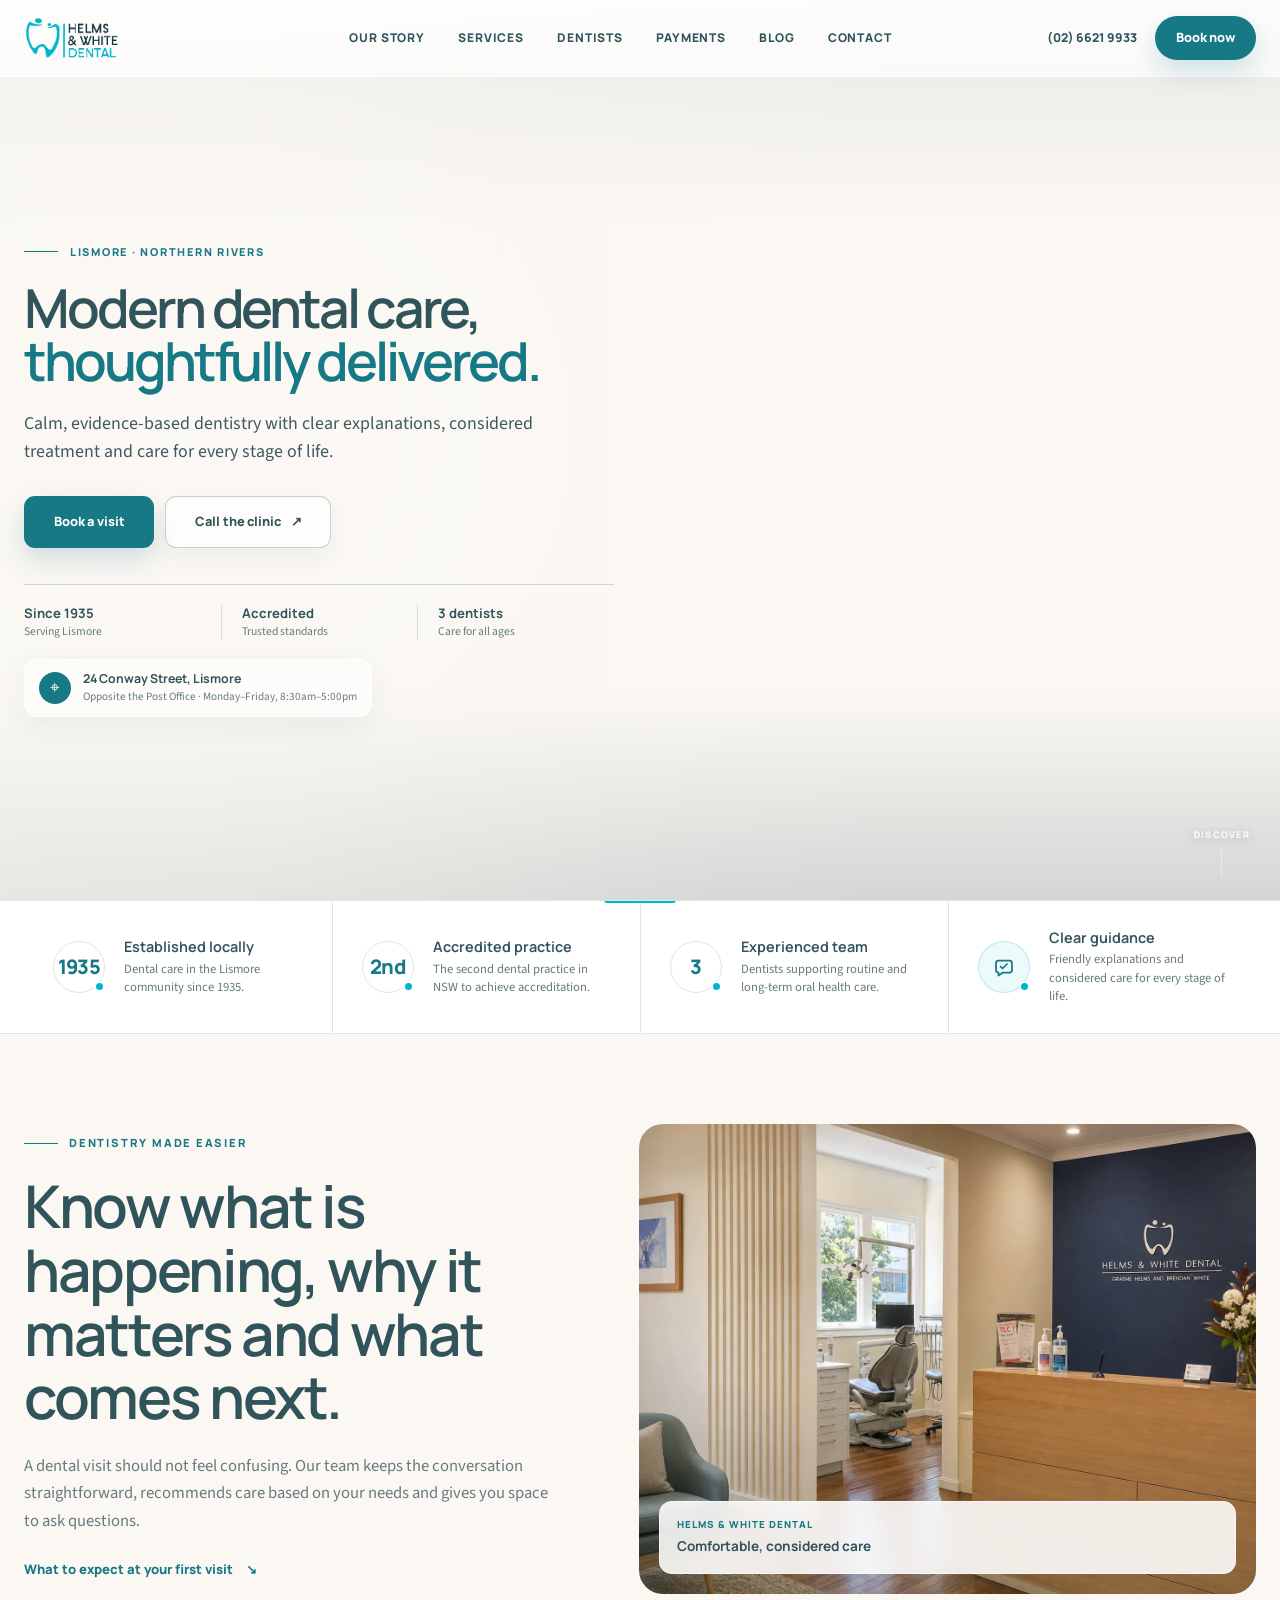
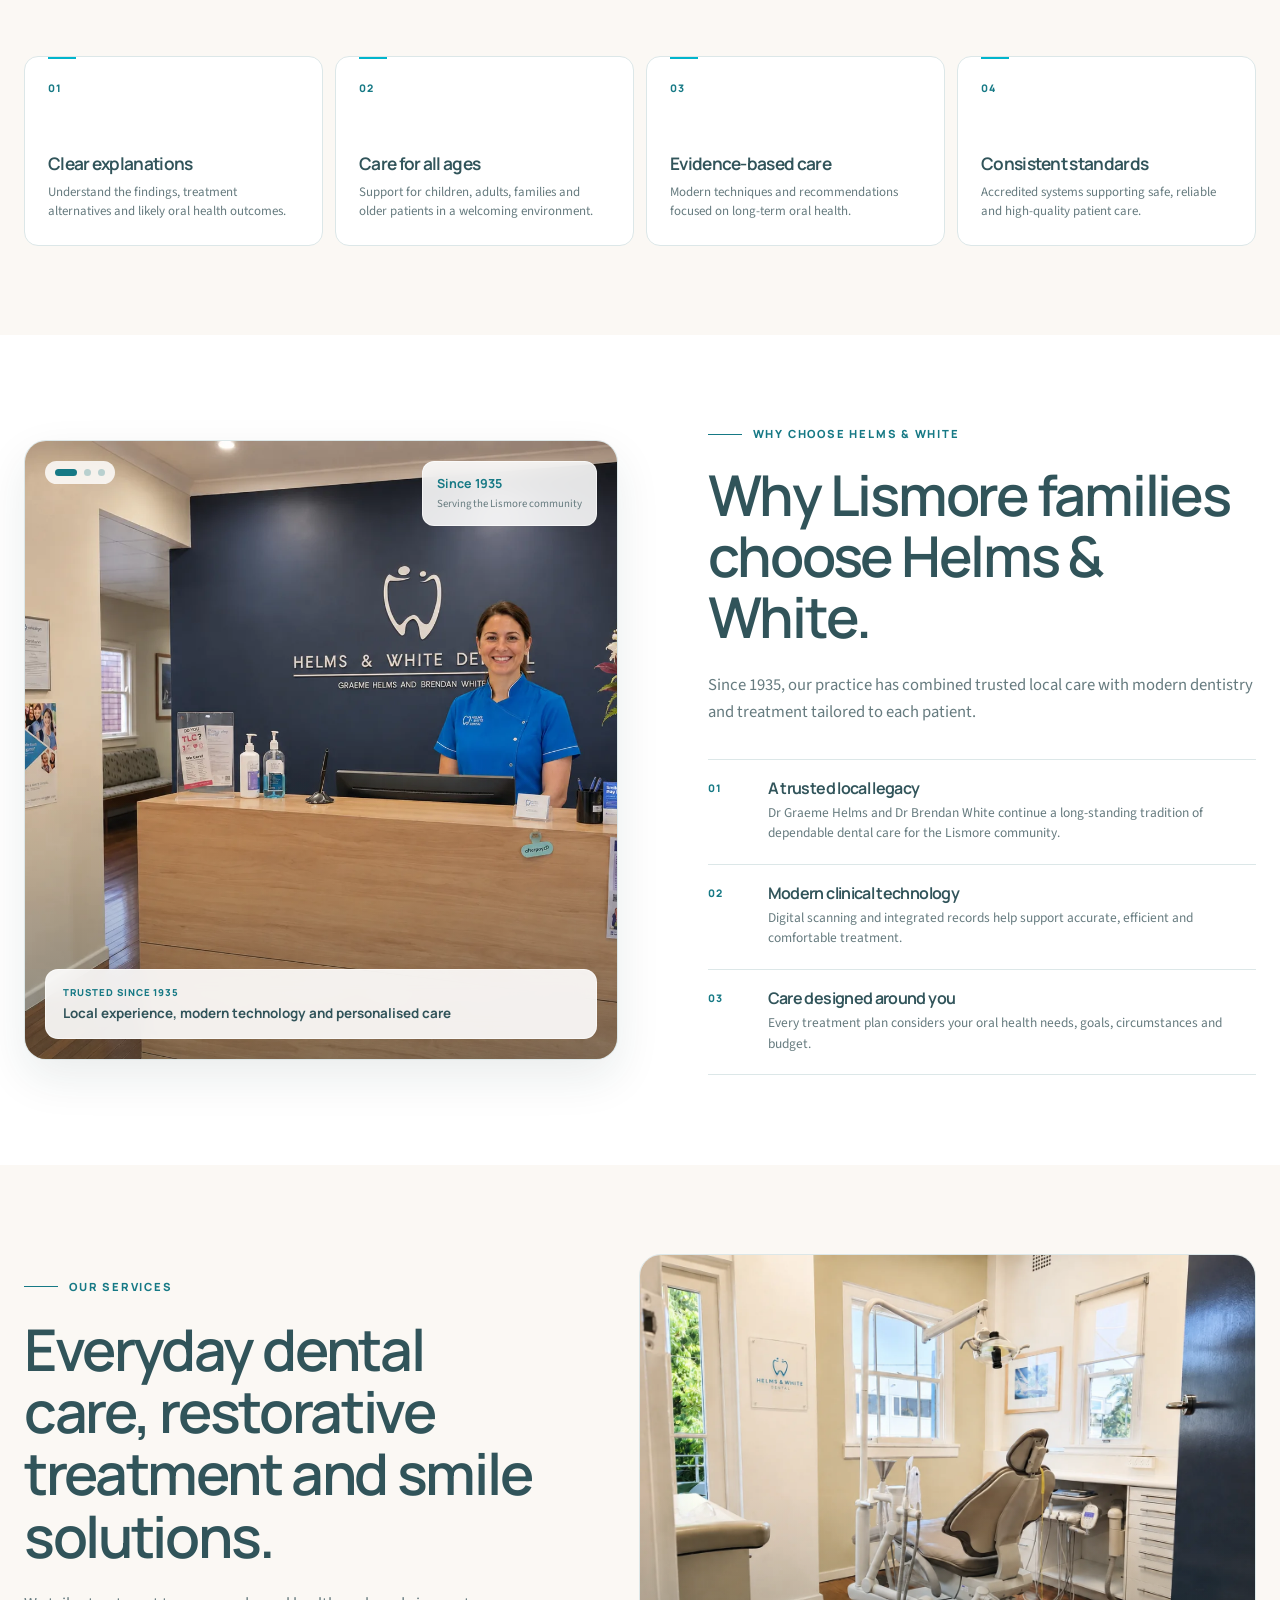
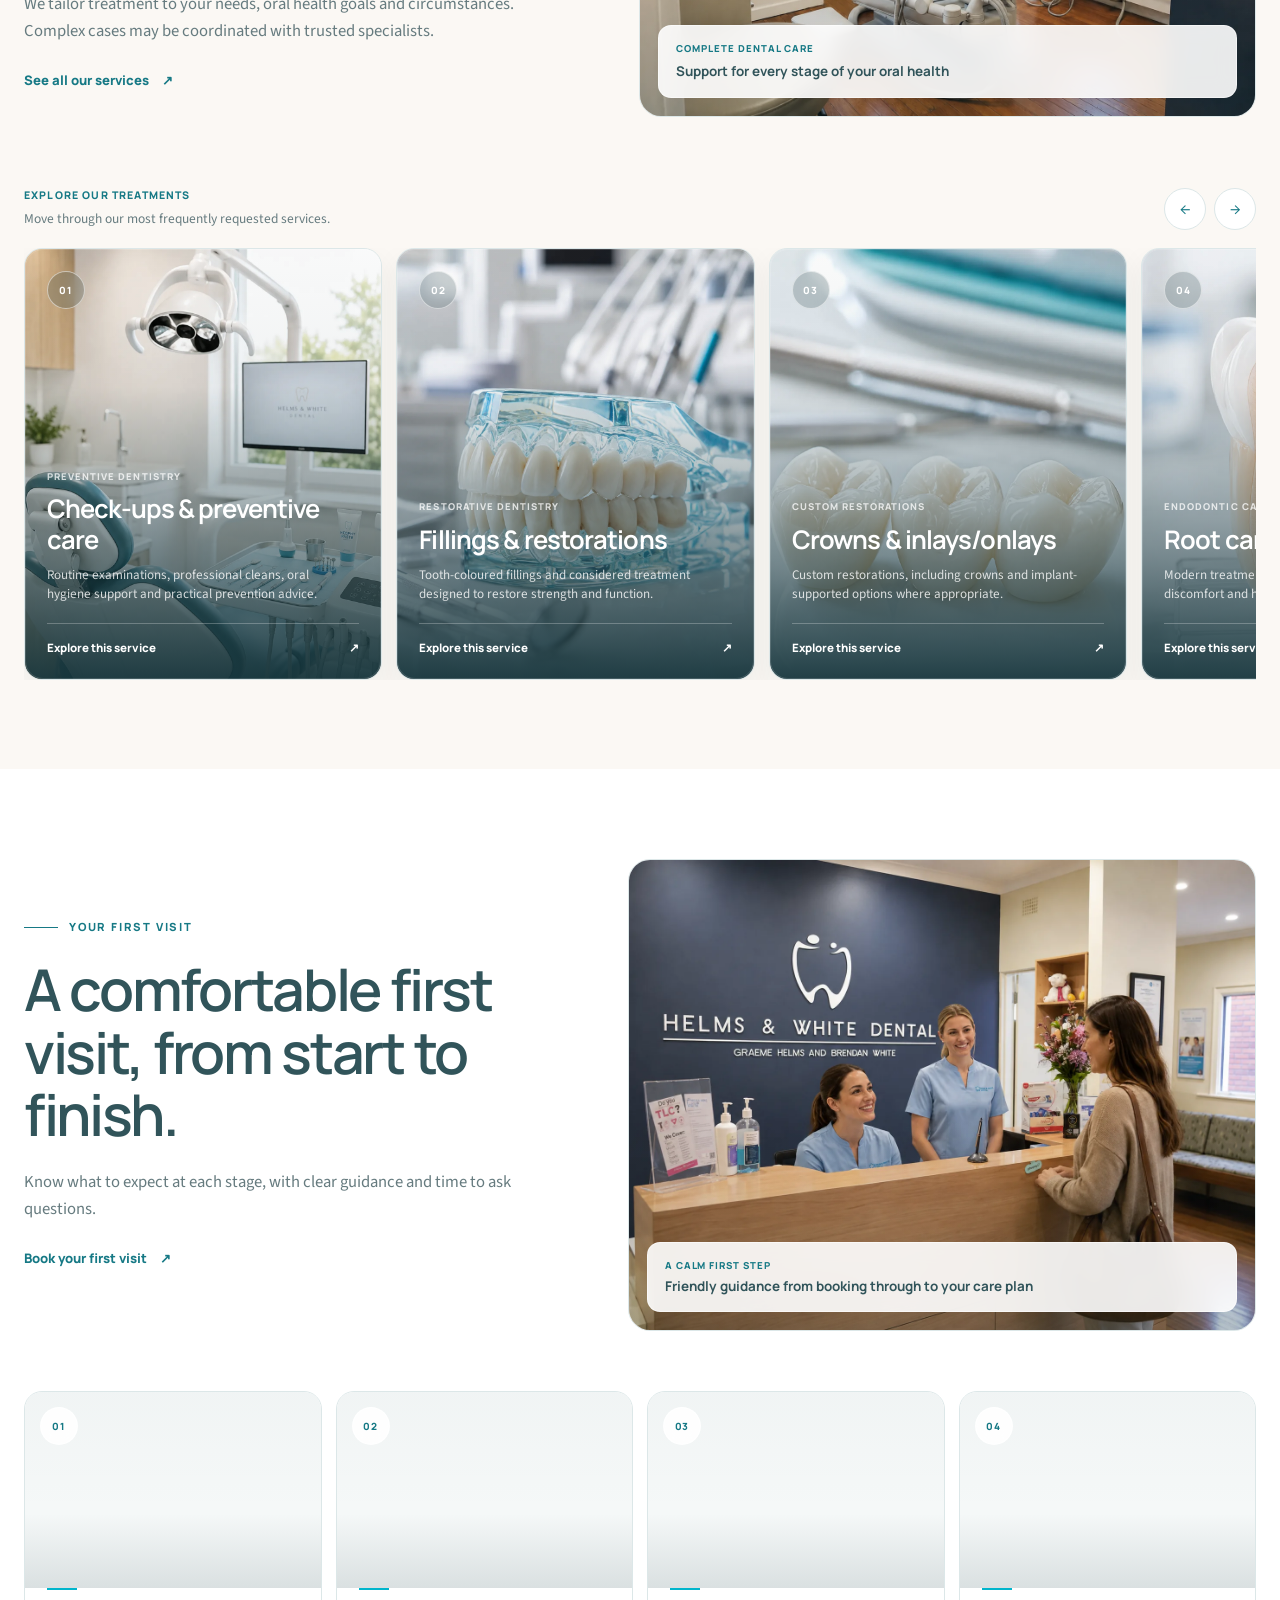
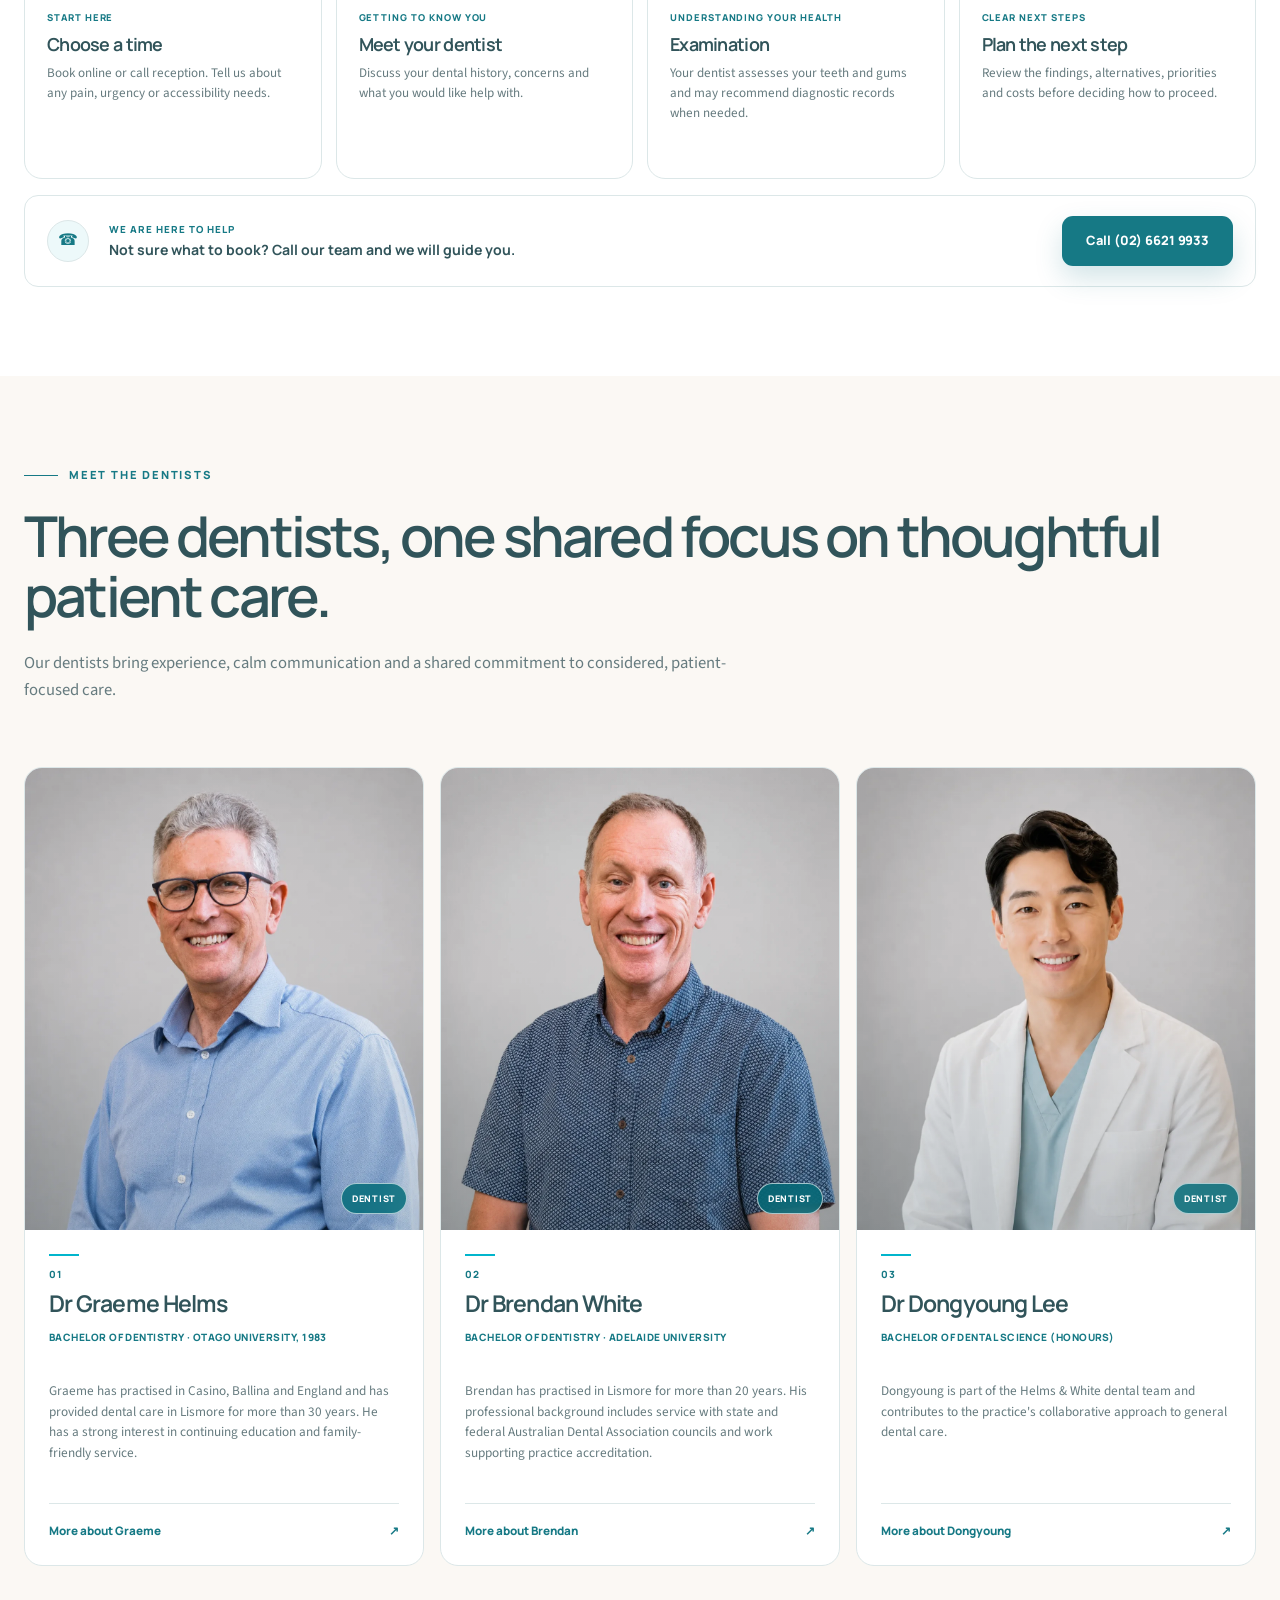
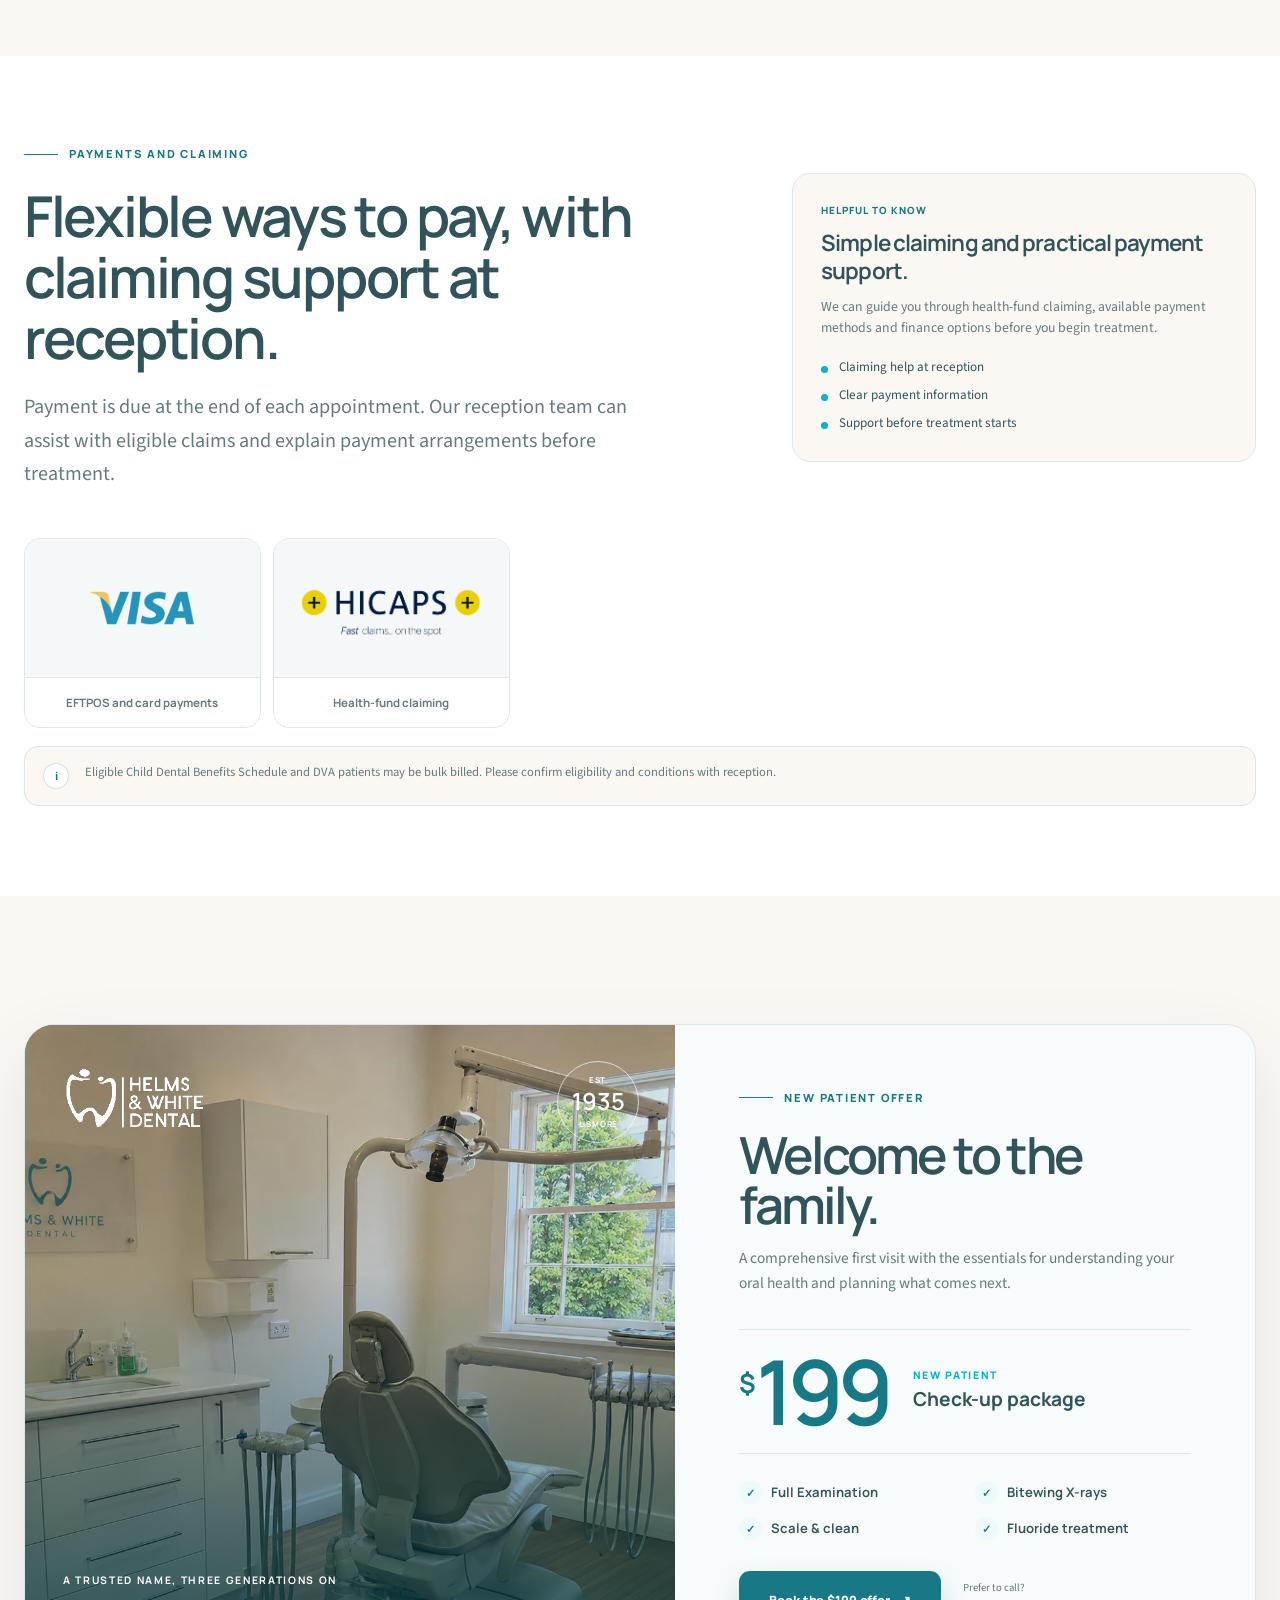
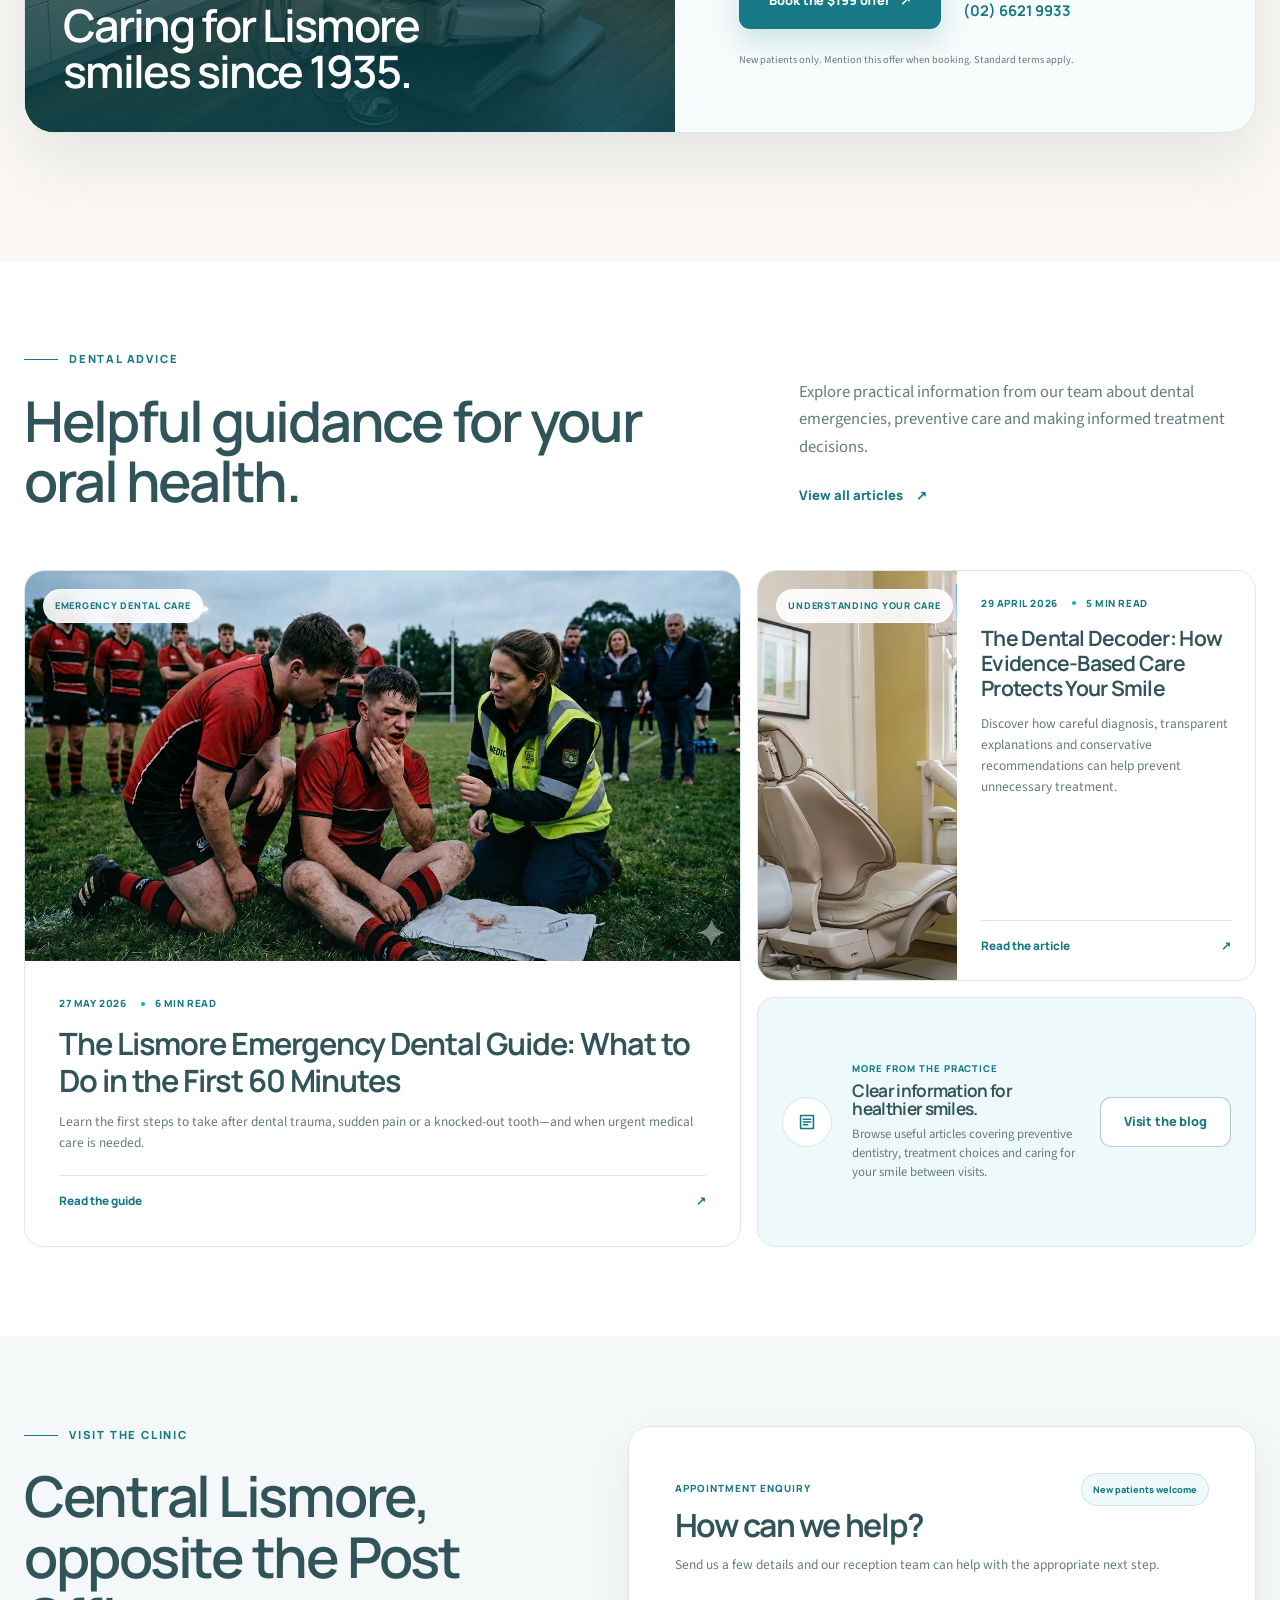
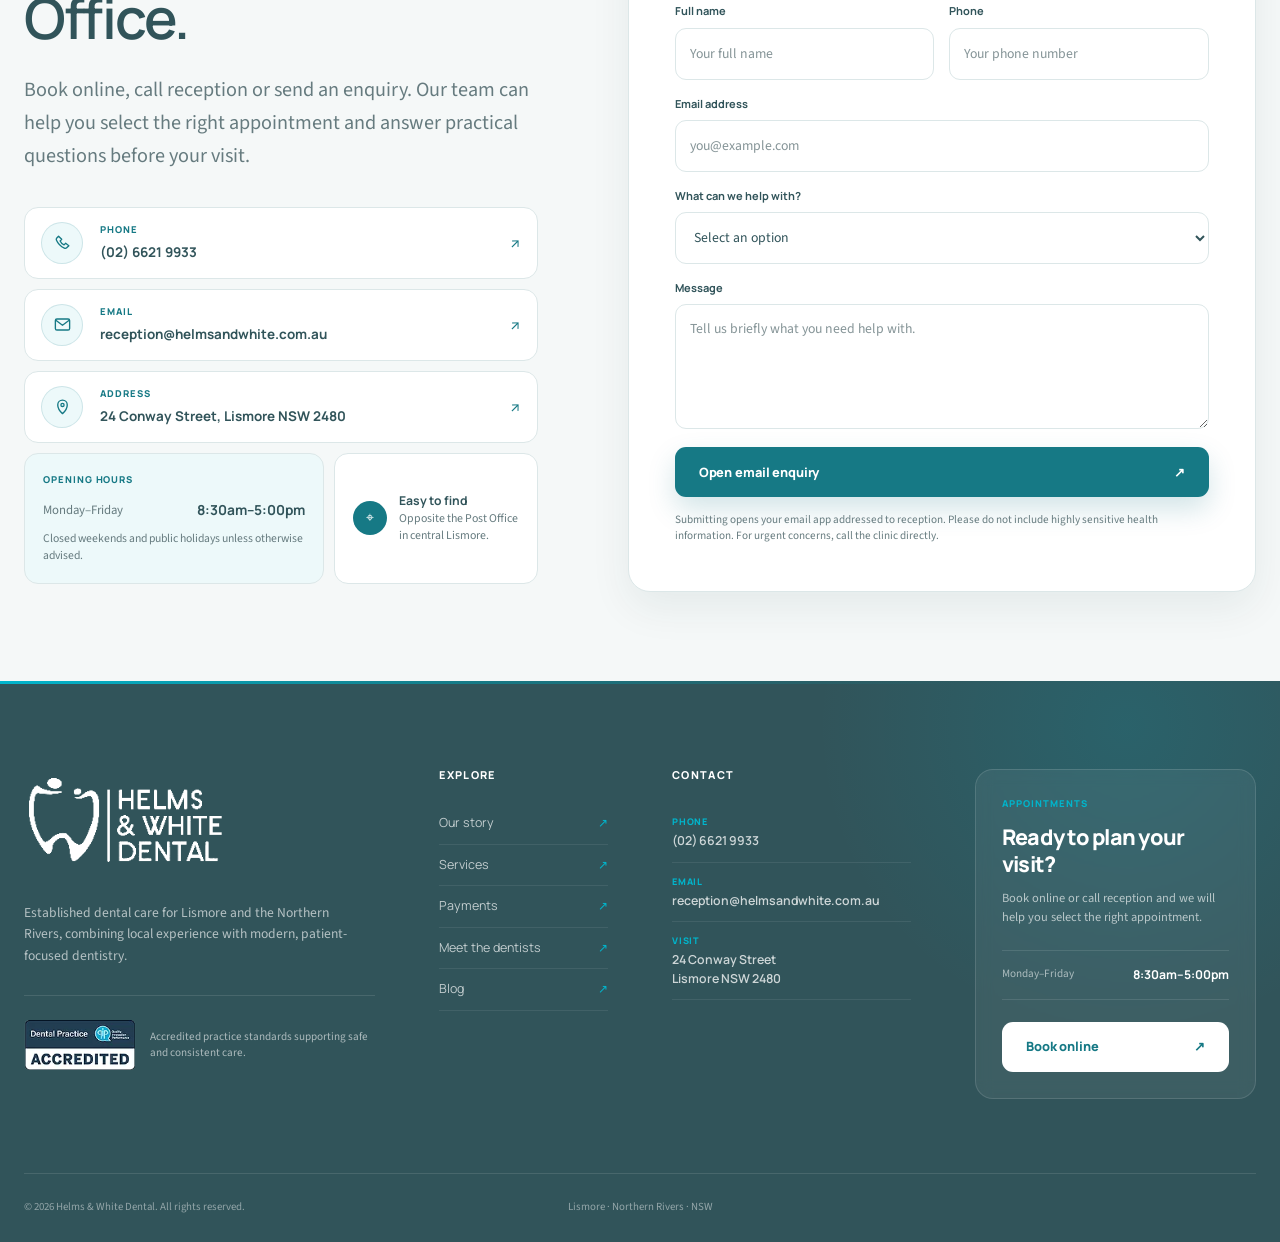
<file: index.html>
<!doctype html>
<html lang="en-AU">
  <head>
    <meta charset="utf-8" />
    <meta content="width=device-width, initial-scale=1" name="viewport" />
    <meta
      content="Gentle, evidence-based family dentistry in Lismore. New patients are welcome at Helms &amp; White Dental."
      name="description"
    />
    <meta content="#ffffff" name="theme-color" />
    <title>Helms &amp; White Dental | Family Dentist in Lismore</title>
    <link rel="canonical" href="https://helmsandwhite.com.au/" />
    <link href="https://fonts.googleapis.com" rel="preconnect" />
    <link crossorigin="" href="https://fonts.gstatic.com" rel="preconnect" />
    <link
      href="https://fonts.googleapis.com/css2?family=Manrope:wght@500;600;700;800&amp;family=Source+Sans+3:wght@400;500;600;700&amp;display=swap"
      rel="stylesheet"
    />
    <link
      as="image"
      href="assets/images/home/hero/hero-poster.webp"
      rel="preload"
      type="image/webp"
    />
    <link href="assets/css/main.css" rel="stylesheet" />
    <link href="assets/css/pages/home.css" rel="stylesheet" />
    <script type="application/ld+json">
      {
        "@context": "https://schema.org",
        "@type": "Dentist",
        "name": "Helms & White Dental",
        "url": "https://helmsandwhite.com.au/",
        "telephone": "+61 2 6621 9933",
        "email": "reception@helmsandwhite.com.au",
        "address": {
          "@type": "PostalAddress",
          "streetAddress": "24 Conway Street",
          "addressLocality": "Lismore",
          "addressRegion": "NSW",
          "postalCode": "2480",
          "addressCountry": "AU"
        },
        "openingHours": "Mo-Fr 08:30-17:00",
        "areaServed": [
          {"@type": "City", "name": "Lismore"},
          {"@type": "City", "name": "Casino"},
          {"@type": "City", "name": "Kyogle"},
          {"@type": "City", "name": "Ballina"}
        ]
      }
    </script>
  </head>
  <body class="page-home">
    <a class="skip-link" href="#main-content"> Skip to main content </a>

    <header class="site-header" data-js="site-header">
      <div class="container site-header__inner">
        <a
          aria-label="Helms &amp; White Dental home"
          class="site-header__brand"
          href="/"
        >
          <img
            alt="Helms &amp; White Dental"
            height="124"
            src="assets/images/brand/logo-primary.png"
            width="251"
          />
        </a>
        <button
          aria-controls="site-navigation"
          aria-expanded="false"
          aria-label="Open navigation"
          class="site-header__menu-toggle"
          data-js="menu-toggle"
          type="button"
        >
          <span class="sr-only"> Toggle navigation </span>
          <span> </span>
          <span> </span>
          <span> </span>
        </button>
        <nav
          aria-label="Primary navigation"
          class="site-nav"
          data-js="site-nav"
          id="site-navigation"
        >
          <a href="pages/our-story.html"> Our story </a>
          <a href="pages/services.html"> Services </a>
          <a href="pages/dentists.html"> Dentists </a>
          <a href="pages/payments.html"> Payments </a>
          <a href="pages/blog.html"> Blog </a>
          <a href="pages/contact.html"> Contact </a>
        </nav>
        <div class="site-header__actions">
          <a
            aria-label="Call Helms and White Dental"
            class="site-header__phone"
            href="tel:+61266219933"
          >
            (02) 6621 9933
          </a>
          <a
            class="button button--primary site-header__cta"
            href="pages/booking.html"
          >
            Book now
          </a>
        </div>
      </div>
    </header>

    <main id="main-content">
      <section aria-labelledby="hero-title" class="hero" id="top">
        <div aria-hidden="true" class="hero__media" data-js="hero-media">
          <video
            autoplay=""
            data-js="hero-video"
            id="hero-video"
            loop=""
            muted=""
            playsinline=""
            poster=""
            preload="metadata"
          >
            <source src="assets/videos/home/hero-intro.mp4" type="video/mp4" />
          </video>
          <div class="hero__overlay"></div>
          <div class="hero__vignette"></div>
        </div>
        <div class="container hero__inner">
          <div class="hero__content">
            <div class="hero__kicker-row">
              <p class="hero__kicker">
                <span> </span>
                Lismore · Northern Rivers
              </p>
            </div>
            <h1 id="hero-title">
              Modern dental care,
              <span> thoughtfully delivered. </span>
            </h1>
            <p class="hero__lead">
              Calm, evidence-based dentistry with clear explanations, considered
              treatment and care for every stage of life.
            </p>
            <div class="hero__actions">
              <a
                class="button button--primary button--large"
                href="pages/booking.html"
              >
                Book a visit
              </a>
              <a
                class="button button--hero-secondary button--large"
                href="tel:+61266219933"
              >
                Call the clinic
                <span aria-hidden="true"> ↗ </span>
              </a>
            </div>
            <div aria-label="Practice highlights" class="hero__proof">
              <div>
                <strong> Since 1935 </strong>
                <span> Serving Lismore </span>
              </div>
              <div>
                <strong> Accredited </strong>
                <span> Trusted standards </span>
              </div>
              <div>
                <strong> 3 dentists </strong>
                <span> Care for all ages </span>
              </div>
            </div>
            <a
              class="hero__location"
              href="https://www.google.com/maps/search/?api=1&query=24+Conway+Street+Lismore+NSW+2480"
              target="_blank"
              rel="noopener noreferrer"
              aria-label="Open Helms and White Dental location in Google Maps"
            >
              <span aria-hidden="true">⌖</span>

              <p>
                <strong>24 Conway Street, Lismore</strong>

                <small>
                  Opposite the Post Office · Monday–Friday, 8:30am–5:00pm
                </small>
              </p>
            </a>
          </div>
        </div>
        <a aria-label="Scroll to learn more" class="hero__scroll" href="#about">
          <span> Discover </span>
          <i aria-hidden="true"> </i>
        </a>
      </section>

      <section aria-label="Practice highlights" class="trust-strip">
        <div class="trust-strip__viewport">
          <div class="trust-strip__track">
            <article class="trust-strip__item">
              <span class="trust-strip__visual">
                <strong class="trust-strip__number">1935</strong>
              </span>

              <div class="trust-strip__content">
                <span class="trust-strip__label">Established locally</span>
                <p>Dental care in the Lismore community since 1935.</p>
              </div>
            </article>

            <article class="trust-strip__item">
              <span class="trust-strip__visual">
                <strong class="trust-strip__number">2nd</strong>
              </span>

              <div class="trust-strip__content">
                <span class="trust-strip__label">Accredited practice</span>
                <p>
                  The second dental practice in NSW to achieve accreditation.
                </p>
              </div>
            </article>

            <article class="trust-strip__item">
              <span class="trust-strip__visual">
                <strong class="trust-strip__number">3</strong>
              </span>

              <div class="trust-strip__content">
                <span class="trust-strip__label">Experienced team</span>
                <p>
                  Dentists supporting routine and long-term oral health care.
                </p>
              </div>
            </article>

            <article class="trust-strip__item">
              <span class="trust-strip__visual trust-strip__visual--guidance">
                <svg
                  aria-hidden="true"
                  class="trust-strip__icon"
                  viewBox="0 0 24 24"
                >
                  <path
                    d="M6.5 5.5h11A2.5 2.5 0 0 1 20 8v7a2.5 2.5 0 0 1-2.5 2.5H11l-4.5 3v-3A2.5 2.5 0 0 1 4 15V8a2.5 2.5 0 0 1 2.5-2.5Z"
                  ></path>
                  <path d="m8.5 11.5 2 2 4.5-4.5"></path>
                </svg>
              </span>

              <div class="trust-strip__content">
                <span class="trust-strip__label">Clear guidance</span>
                <p>
                  Friendly explanations and considered care for every stage of
                  life.
                </p>
              </div>
            </article>
          </div>
        </div>
      </section>

      <section class="section intro" id="about">
        <div class="container intro__top">
          <div class="intro__content">
            <p class="eyebrow">
              <span> </span>
              Dentistry made easier
            </p>
            <h2>Know what is happening, why it matters and what comes next.</h2>
            <p class="intro__description">
              A dental visit should not feel confusing. Our team keeps the
              conversation straightforward, recommends care based on your needs
              and gives you space to ask questions.
            </p>
            <a class="text-link" href="#new-patients">
              What to expect at your first visit
              <span aria-hidden="true"> ↘ </span>
            </a>
          </div>
          <figure class="intro__media">
            <img
              alt="Bright and welcoming treatment space at Helms and White Dental"
              height="1050"
              src="assets/images/home/intro/clinic-interior.webp"
              width="1400"
            />
            <figcaption class="intro__media-label">
              <span> Helms &amp; White Dental </span>
              <strong> Comfortable, considered care </strong>
            </figcaption>
          </figure>
        </div>
        <div class="container value-cards">
          <article class="value-card">
            <span class="value-card__number"> 01 </span>
            <div>
              <h3>Clear explanations</h3>
              <p>
                Understand the findings, treatment alternatives and likely oral
                health outcomes.
              </p>
            </div>
          </article>
          <article class="value-card">
            <span class="value-card__number"> 02 </span>
            <div>
              <h3>Care for all ages</h3>
              <p>
                Support for children, adults, families and older patients in a
                welcoming environment.
              </p>
            </div>
          </article>
          <article class="value-card">
            <span class="value-card__number"> 03 </span>
            <div>
              <h3>Evidence-based care</h3>
              <p>
                Modern techniques and recommendations focused on long-term oral
                health.
              </p>
            </div>
          </article>
          <article class="value-card">
            <span class="value-card__number"> 04 </span>
            <div>
              <h3>Consistent standards</h3>
              <p>
                Accredited systems supporting safe, reliable and high-quality
                patient care.
              </p>
            </div>
          </article>
        </div>
      </section>

      <section class="section story" id="our-story">
        <div class="container story__grid">
          <figure
            class="story__media"
            data-js="story-slider"
            data-story-slider=""
          >
            <div class="story__slides">
              <img
                alt="Bright and welcoming dental reception area"
                aria-hidden="false"
                class="story__slide is-active"
                data-story-slide=""
                height="1400"
                src="assets/images/home/story/reception.webp"
                width="1200"
              />
              <img
                alt="Patient receiving calm and considered dental care"
                aria-hidden="true"
                class="story__slide"
                data-story-slide=""
                decoding="async"
                height="1400"
                loading="lazy"
                src="assets/images/home/story/consultation.webp"
                width="1200"
              />
              <img
                alt="Modern dental treatment room with contemporary equipment"
                aria-hidden="true"
                class="story__slide"
                data-story-slide=""
                decoding="async"
                height="1400"
                loading="lazy"
                src="assets/images/home/story/treatment-room.webp"
                width="1200"
              />
            </div>
            <div aria-hidden="true" class="story__media-shade"></div>
            <figcaption class="story__media-caption">
              <span> Trusted since 1935 </span>
              <strong>
                Local experience, modern technology and personalised care
              </strong>
            </figcaption>
            <div aria-label="Clinic story images" class="story__dots">
              <button
                aria-current="true"
                aria-label="Show reception image"
                class="story__dot is-active"
                data-story-dot=""
                type="button"
              ></button>
              <button
                aria-current="false"
                aria-label="Show patient care image"
                class="story__dot"
                data-story-dot=""
                type="button"
              ></button>
              <button
                aria-current="false"
                aria-label="Show treatment room image"
                class="story__dot"
                data-story-dot=""
                type="button"
              ></button>
            </div>
            <div class="story__badge">
              <strong> Since 1935 </strong>
              <span> Serving the Lismore community </span>
            </div>
          </figure>
          <div class="story__content">
            <p class="eyebrow">
              <span> </span>
              Why choose Helms &amp; White
            </p>
            <h2>Why Lismore families choose Helms &amp; White.</h2>
            <p class="lead-copy">
              Since 1935, our practice has combined trusted local care with
              modern dentistry and treatment tailored to each patient.
            </p>
            <div class="feature-list">
              <article>
                <span class="feature-list__number"> 01 </span>
                <div>
                  <h3>A trusted local legacy</h3>
                  <p>
                    Dr Graeme Helms and Dr Brendan White continue a
                    long-standing tradition of dependable dental care for the
                    Lismore community.
                  </p>
                </div>
              </article>
              <article>
                <span class="feature-list__number"> 02 </span>
                <div>
                  <h3>Modern clinical technology</h3>
                  <p>
                    Digital scanning and integrated records help support
                    accurate, efficient and comfortable treatment.
                  </p>
                </div>
              </article>
              <article>
                <span class="feature-list__number"> 03 </span>
                <div>
                  <h3>Care designed around you</h3>
                  <p>
                    Every treatment plan considers your oral health needs,
                    goals, circumstances and budget.
                  </p>
                </div>
              </article>
            </div>
          </div>
        </div>
      </section>

      <section class="section services" id="services">
        <div class="container">
          <div class="services__top">
            <div class="services__content">
              <p class="eyebrow">
                <span> </span>
                Our services
              </p>
              <h2>
                Everyday dental care, restorative treatment and smile solutions.
              </h2>
              <p class="services__description">
                We tailor treatment to your needs, oral health goals and
                circumstances. Complex cases may be coordinated with trusted
                specialists.
              </p>
              <a class="text-link" href="pages/services.html">
                See all our services
                <span aria-hidden="true"> ↗ </span>
              </a>
            </div>
            <figure class="services__media">
              <img
                alt="Modern treatment room at Helms and White Dental"
                decoding="async"
                height="1000"
                src="assets/images/home/services/services-overview.webp"
                width="1500"
              />
              <figcaption>
                <span> Complete dental care </span>
                <strong> Support for every stage of your oral health </strong>
              </figcaption>
            </figure>
          </div>

          <div class="services-carousel">
            <div class="services-carousel__header">
              <div>
                <span> Explore our treatments </span>
                <p>Move through our most frequently requested services.</p>
              </div>
              <div class="services-carousel__controls">
                <button
                  aria-label="View previous service"
                  class="services-carousel__button"
                  data-js="services-prev"
                  data-services-prev=""
                  type="button"
                >
                  ←
                </button>
                <button
                  aria-label="View next service"
                  class="services-carousel__button"
                  data-js="services-next"
                  data-services-next=""
                  type="button"
                >
                  →
                </button>
              </div>
            </div>
            <div
              aria-label="Dental services"
              class="services-carousel__viewport"
              data-js="services-carousel"
              data-services-carousel=""
              tabindex="0"
            >
              <div
                class="services-carousel__track"
                data-js="services-track"
                data-services-track=""
              >
                <!-- Service 01 -->
                <article class="service-slide">
                  <img
                    alt=""
                    class="service-slide__image"
                    decoding="async"
                    height="1200"
                    loading="lazy"
                    src="assets/images/home/services/preventive-care.webp"
                    width="960"
                  />
                  <a
                    class="service-slide__link"
                    href="pages/services.html#preventive-care"
                  >
                    <span class="service-slide__index"> 01 </span>
                    <div class="service-slide__content">
                      <span class="service-slide__category">
                        Preventive dentistry
                      </span>
                      <h3>Check-ups &amp; preventive care</h3>
                      <p>
                        Routine examinations, professional cleans, oral hygiene
                        support and practical prevention advice.
                      </p>
                      <span class="service-slide__action">
                        Explore this service
                        <i aria-hidden="true"> ↗ </i>
                      </span>
                    </div>
                  </a>
                </article>
                <!-- Service 02 -->
                <article class="service-slide">
                  <img
                    alt=""
                    class="service-slide__image"
                    decoding="async"
                    height="1200"
                    loading="lazy"
                    src="assets/images/home/services/restorations.webp"
                    width="960"
                  />
                  <a
                    class="service-slide__link"
                    href="pages/services.html#restorative-treatment"
                  >
                    <span class="service-slide__index"> 02 </span>
                    <div class="service-slide__content">
                      <span class="service-slide__category">
                        Restorative dentistry
                      </span>
                      <h3>Fillings &amp; restorations</h3>
                      <p>
                        Tooth-coloured fillings and considered treatment
                        designed to restore strength and function.
                      </p>
                      <span class="service-slide__action">
                        Explore this service
                        <i aria-hidden="true"> ↗ </i>
                      </span>
                    </div>
                  </a>
                </article>
                <!-- Service 03 -->
                <article class="service-slide">
                  <img
                    alt=""
                    class="service-slide__image"
                    decoding="async"
                    height="1200"
                    loading="lazy"
                    src="assets/images/home/services/crowns-and-inlays.webp"
                    width="960"
                  />
                  <a
                    class="service-slide__link"
                    href="pages/services.html#crowns-and-inlays"
                  >
                    <span class="service-slide__index"> 03 </span>
                    <div class="service-slide__content">
                      <span class="service-slide__category">
                        Custom restorations
                      </span>
                      <h3>Crowns &amp; inlays/onlays</h3>
                      <p>
                        Custom restorations, including crowns and
                        implant-supported options where appropriate.
                      </p>
                      <span class="service-slide__action">
                        Explore this service
                        <i aria-hidden="true"> ↗ </i>
                      </span>
                    </div>
                  </a>
                </article>
                <!-- Service 04 -->
                <article class="service-slide">
                  <img
                    alt=""
                    class="service-slide__image"
                    decoding="async"
                    height="1200"
                    loading="lazy"
                    src="assets/images/home/services/root-canal.webp"
                    width="960"
                  />
                  <a
                    class="service-slide__link"
                    href="pages/services.html#root-canal-treatment"
                  >
                    <span class="service-slide__index"> 04 </span>
                    <div class="service-slide__content">
                      <span class="service-slide__category">
                        Endodontic care
                      </span>
                      <h3>Root canal treatment</h3>
                      <p>
                        Modern treatment to address infection, relieve
                        discomfort and help preserve natural teeth.
                      </p>
                      <span class="service-slide__action">
                        Explore this service
                        <i aria-hidden="true"> ↗ </i>
                      </span>
                    </div>
                  </a>
                </article>
                <!-- Service 05 -->
                <article class="service-slide">
                  <img
                    alt=""
                    class="service-slide__image"
                    decoding="async"
                    height="1200"
                    loading="lazy"
                    src="assets/images/home/services/cosmetic-dentistry.webp"
                    width="960"
                  />
                  <a
                    class="service-slide__link"
                    href="pages/services.html#cosmetic-dentistry"
                  >
                    <span class="service-slide__index"> 05 </span>
                    <div class="service-slide__content">
                      <span class="service-slide__category">
                        Smile solutions
                      </span>
                      <h3>Cosmetic dentistry</h3>
                      <p>
                        Teeth whitening and cosmetic restorative options
                        designed around a natural-looking result.
                      </p>
                      <span class="service-slide__action">
                        Explore this service
                        <i aria-hidden="true"> ↗ </i>
                      </span>
                    </div>
                  </a>
                </article>
                <!-- Service 06 -->
                <article class="service-slide">
                  <img
                    alt=""
                    class="service-slide__image"
                    decoding="async"
                    height="1200"
                    loading="lazy"
                    src="assets/images/home/services/extractions-and-referrals.webp"
                    width="960"
                  />
                  <a
                    class="service-slide__link"
                    href="pages/services.html#extractions-and-referrals"
                  >
                    <span class="service-slide__index"> 06 </span>
                    <div class="service-slide__content">
                      <span class="service-slide__category">
                        Coordinated care
                      </span>
                      <h3>Extractions &amp; referrals</h3>
                      <p>
                        Assessment, appropriate extractions and referrals for
                        complex surgical, gum or orthodontic care.
                      </p>
                      <span class="service-slide__action">
                        Explore this service
                        <i aria-hidden="true"> ↗ </i>
                      </span>
                    </div>
                  </a>
                </article>
              </div>
            </div>
          </div>
        </div>
      </section>

      <section class="section first-visit" id="new-patients">
        <div class="container">
          <div class="first-visit__top">
            <div class="first-visit__content">
              <p class="eyebrow">
                <span> </span>
                Your first visit
              </p>
              <h2>A comfortable first visit, from start to finish.</h2>
              <p class="first-visit__description">
                Know what to expect at each stage, with clear guidance and time
                to ask questions.
              </p>
              <a class="text-link" href="pages/booking.html">
                Book your first visit
                <span aria-hidden="true"> ↗ </span>
              </a>
            </div>
            <figure class="first-visit__media">
              <img
                alt="Reception team welcoming a patient to Helms and White Dental"
                decoding="async"
                height="627"
                loading="lazy"
                src="assets/images/home/first-visit/first-visit-overview.webp"
                width="1400"
              />
              <figcaption>
                <span> A calm first step </span>
                <strong>
                  Friendly guidance from booking through to your care plan
                </strong>
              </figcaption>
            </figure>
          </div>
          <div class="first-visit__steps">
            <article class="visit-step">
              <div class="visit-step__media">
                <img
                  alt="Booking a dental appointment online"
                  decoding="async"
                  height="566"
                  loading="lazy"
                  src="assets/images/home/first-visit/booking.webp"
                  width="900"
                />
                <span class="visit-step__number"> 01 </span>
              </div>
              <div class="visit-step__body">
                <span class="visit-step__label"> Start here </span>
                <h3>Choose a time</h3>
                <p>
                  Book online or call reception. Tell us about any pain, urgency
                  or accessibility needs.
                </p>
              </div>
            </article>
            <article class="visit-step">
              <div class="visit-step__media">
                <img
                  alt="Patient speaking with a dentist"
                  decoding="async"
                  height="566"
                  loading="lazy"
                  src="assets/images/home/first-visit/welcome.webp"
                  width="900"
                />
                <span class="visit-step__number"> 02 </span>
              </div>
              <div class="visit-step__body">
                <span class="visit-step__label"> Getting to know you </span>
                <h3>Meet your dentist</h3>
                <p>
                  Discuss your dental history, concerns and what you would like
                  help with.
                </p>
              </div>
            </article>
            <article class="visit-step">
              <div class="visit-step__media">
                <img
                  alt="Dentist completing a routine dental examination"
                  decoding="async"
                  height="566"
                  loading="lazy"
                  src="assets/images/home/first-visit/examination.webp"
                  width="900"
                />
                <span class="visit-step__number"> 03 </span>
              </div>
              <div class="visit-step__body">
                <span class="visit-step__label">
                  Understanding your health
                </span>
                <h3>Examination</h3>
                <p>
                  Your dentist assesses your teeth and gums and may recommend
                  diagnostic records when needed.
                </p>
              </div>
            </article>
            <article class="visit-step">
              <div class="visit-step__media">
                <img
                  alt="Dentist explaining examination findings and next steps"
                  decoding="async"
                  height="566"
                  loading="lazy"
                  src="assets/images/home/first-visit/care-plan.webp"
                  width="900"
                />
                <span class="visit-step__number"> 04 </span>
              </div>
              <div class="visit-step__body">
                <span class="visit-step__label"> Clear next steps </span>
                <h3>Plan the next step</h3>
                <p>
                  Review the findings, alternatives, priorities and costs before
                  deciding how to proceed.
                </p>
              </div>
            </article>
          </div>
          <div class="first-visit__support">
            <span aria-hidden="true" class="first-visit__support-icon">
              ☎
            </span>
            <div>
              <span> We are here to help </span>
              <strong>
                Not sure what to book? Call our team and we will guide you.
              </strong>
            </div>
            <a class="button button--primary" href="tel:+61266219933">
              Call (02) 6621 9933
            </a>
          </div>
        </div>
      </section>

      <section class="section team" id="dentists">
        <div class="container">
          <div class="team__heading">
            <div>
              <p class="eyebrow">
                <span> </span>
                Meet the dentists
              </p>
              <h2>
                Three dentists, one shared focus on thoughtful patient care.
              </h2>
            </div>
            <div class="team__intro">
              <p>
                Our dentists bring experience, calm communication and a shared
                commitment to considered, patient-focused care.
              </p>
            </div>
          </div>
          <div class="team__grid">
            <article class="team-card">
              <div class="team-card__image">
                <img
                  alt="Portrait of Dr Graeme Helms"
                  decoding="async"
                  height="653"
                  loading="lazy"
                  src="assets/images/home/team/graeme-helms.webp"
                  width="560"
                />
                <div aria-hidden="true" class="team-card__image-overlay"></div>
                <span class="team-card__role"> Dentist </span>
              </div>
              <div class="team-card__body">
                <div class="team-card__heading">
                  <div>
                    <span class="team-card__number"> 01 </span>
                    <h3>Dr Graeme Helms</h3>
                  </div>
                </div>
                <p class="team-card__qualification">
                  Bachelor of Dentistry · Otago University, 1983
                </p>
                <p class="team-card__description">
                  Graeme has practised in Casino, Ballina and England and has
                  provided dental care in Lismore for more than 30 years. He has
                  a strong interest in continuing education and family-friendly
                  service.
                </p>
                <a
                  class="team-card__link"
                  href="pages/dentists.html#graeme-helms"
                >
                  More about Graeme
                  <span aria-hidden="true"> ↗ </span>
                </a>
              </div>
            </article>
            <article class="team-card">
              <div class="team-card__image">
                <img
                  alt="Portrait of Dr Brendan White"
                  decoding="async"
                  height="653"
                  loading="lazy"
                  src="assets/images/home/team/brendan-white.webp"
                  width="560"
                />
                <div aria-hidden="true" class="team-card__image-overlay"></div>
                <span class="team-card__role"> Dentist </span>
              </div>
              <div class="team-card__body">
                <div class="team-card__heading">
                  <div>
                    <span class="team-card__number"> 02 </span>
                    <h3>Dr Brendan White</h3>
                  </div>
                </div>
                <p class="team-card__qualification">
                  Bachelor of Dentistry · Adelaide University
                </p>
                <p class="team-card__description">
                  Brendan has practised in Lismore for more than 20 years. His
                  professional background includes service with state and
                  federal Australian Dental Association councils and work
                  supporting practice accreditation.
                </p>
                <a
                  class="team-card__link"
                  href="pages/dentists.html#brendan-white"
                >
                  More about Brendan
                  <span aria-hidden="true"> ↗ </span>
                </a>
              </div>
            </article>
            <article class="team-card">
              <div class="team-card__image">
                <img
                  alt="Portrait of Dr Dongyoung Lee"
                  decoding="async"
                  height="1200"
                  loading="lazy"
                  src="assets/images/home/team/dongyoung-lee.webp"
                  width="900"
                />
                <div aria-hidden="true" class="team-card__image-overlay"></div>
                <span class="team-card__role"> Dentist </span>
              </div>
              <div class="team-card__body">
                <div class="team-card__heading">
                  <div>
                    <span class="team-card__number"> 03 </span>
                    <h3>Dr Dongyoung Lee</h3>
                  </div>
                </div>
                <p class="team-card__qualification">
                  Bachelor of Dental Science (Honours)
                </p>
                <p class="team-card__description">
                  Dongyoung is part of the Helms &amp; White dental team and
                  contributes to the practice's collaborative approach to
                  general dental care.
                </p>
                <a
                  class="team-card__link"
                  href="pages/dentists.html#dongyoung-lee"
                >
                  More about Dongyoung
                  <span aria-hidden="true"> ↗ </span>
                </a>
              </div>
            </article>
          </div>
        </div>
      </section>

      <section class="section payments" id="payments">
        <div class="container">
          <div class="payments__top">
            <div class="payments__content">
              <p class="eyebrow">
                <span> </span>
                Payments and claiming
              </p>
              <h2>Flexible ways to pay, with claiming support at reception.</h2>
              <p class="lead-copy payments__description">
                Payment is due at the end of each appointment. Our reception
                team can assist with eligible claims and explain payment
                arrangements before treatment.
              </p>
            </div>
            <aside class="payments__help">
              <p class="payments__help-label">Helpful to know</p>
              <h3>Simple claiming and practical payment support.</h3>
              <p>
                We can guide you through health-fund claiming, available payment
                methods and finance options before you begin treatment.
              </p>
              <ul class="payments__help-list">
                <li>Claiming help at reception</li>
                <li>Clear payment information</li>
                <li>Support before treatment starts</li>
              </ul>
            </aside>
          </div>
          <div
            aria-label="Payment and claiming options"
            class="payments__options"
          >
            <article class="payment-option">
              <div class="payment-option__logo">
                <img
                  alt="Card payments"
                  decoding="async"
                  height="128"
                  loading="lazy"
                  src="assets/images/home/payments/visa.png"
                  width="128"
                />
              </div>
              <span> EFTPOS and card payments </span>
            </article>
            <article class="payment-option">
              <div class="payment-option__logo">
                <img
                  alt="HICAPS"
                  decoding="async"
                  height="596"
                  loading="lazy"
                  src="assets/images/home/payments/hicaps.png"
                  width="1558"
                />
              </div>
              <span> Health-fund claiming </span>
            </article>
          </div>
          <div class="payments__note">
            <span aria-hidden="true" class="payments__note-icon"> i </span>
            <p>
              Eligible Child Dental Benefits Schedule and DVA patients may be
              bulk billed. Please confirm eligibility and conditions with
              reception.
            </p>
          </div>
        </div>
      </section>

      <section
        class="section new-patient-offer"
        id="new-patient-offer"
        aria-labelledby="new-patient-offer-title"
      >
        <div class="container">
          <div class="new-patient-offer__shell">
            <!-- Image -->
            <figure class="new-patient-offer__media">
              <img
                src="assets/images/home/story/treatment-room.webp"
                alt="Treatment room at Helms and White Dental in Lismore"
                width="1200"
                height="1400"
                loading="lazy"
                decoding="async"
              />

              <div
                class="new-patient-offer__media-overlay"
                aria-hidden="true"
              ></div>

              <div class="new-patient-offer__media-content">
                <img
                  class="new-patient-offer__logo"
                  src="assets/images/brand/logo-reversed.png"
                  alt="Helms and White Dental"
                  width="251"
                  height="124"
                  loading="lazy"
                />

                <div class="new-patient-offer__est">
                  <span>EST.</span>
                  <strong>1935</strong>
                  <small>Lismore</small>
                </div>

                <div class="new-patient-offer__media-copy">
                  <span>A trusted name, three generations on</span>

                  <strong> Caring for Lismore smiles since 1935. </strong>
                </div>
              </div>
            </figure>

            <!-- Offer -->
            <div class="new-patient-offer__content">
              <div class="new-patient-offer__heading">
                <p class="eyebrow">
                  <span></span>
                  New patient offer
                </p>

                <h2 id="new-patient-offer-title">Welcome to the family.</h2>

                <p>
                  A comprehensive first visit with the essentials for
                  understanding your oral health and planning what comes next.
                </p>
              </div>

              <div class="new-patient-offer__price-block">
                <div class="new-patient-offer__price">
                  <sup>$</sup>
                  <strong>199</strong>
                </div>

                <div class="new-patient-offer__price-copy">
                  <span>New patient</span>
                  <strong>Check-up package</strong>
                </div>
              </div>

              <ul
                class="new-patient-offer__inclusions"
                aria-label="Package inclusions"
              >
                <li>
                  <span aria-hidden="true">✓</span>
                  Full Examination
                </li>

                <li>
                  <span aria-hidden="true">✓</span>
                  Bitewing X-rays
                </li>

                <li>
                  <span aria-hidden="true">✓</span>
                  Scale &amp; clean
                </li>

                <li>
                  <span aria-hidden="true">✓</span>
                  Fluoride treatment
                </li>
              </ul>

              <div class="new-patient-offer__actions">
                <a
                  class="button button--primary button--large"
                  href="pages/booking.html"
                >
                  Book the $199 offer
                  <span aria-hidden="true">↗</span>
                </a>

                <a class="new-patient-offer__call" href="tel:+61266219933">
                  <small>Prefer to call?</small>
                  <strong>(02) 6621 9933</strong>
                </a>
              </div>

              <p class="new-patient-offer__terms">
                New patients only. Mention this offer when booking. Standard
                terms apply.
              </p>
            </div>
          </div>
        </div>
      </section>
      
      <section class="section blog" id="blog">
        <div class="container">
          <div class="blog__heading">
            <div>
              <p class="eyebrow">
                <span> </span>
                Dental advice
              </p>
              <h2>Helpful guidance for your oral health.</h2>
            </div>
            <div class="blog__intro">
              <p>
                Explore practical information from our team about dental
                emergencies, preventive care and making informed treatment
                decisions.
              </p>
              <a class="text-link" href="pages/blog.html">
                View all articles
                <span aria-hidden="true"> ↗ </span>
              </a>
            </div>
          </div>
          <div class="blog-grid">
            <!-- Featured article -->
            <article class="blog-card blog-card--featured">
              <a
                aria-label="Read the Lismore Emergency Dental Guide"
                class="blog-card__image"
                href="pages/blog/emergency-dental-guide.html"
              >
                <img
                  alt="Dental professional providing assistance after a sporting dental injury"
                  decoding="async"
                  height="768"
                  loading="lazy"
                  src="assets/images/home/blog/emergency-dental-guide.webp"
                  width="1408"
                />
                <span class="blog-card__category"> Emergency dental care </span>
              </a>
              <div class="blog-card__body">
                <div class="blog-card__meta">
                  <time datetime="2026-05-27"> 27 May 2026 </time>
                  <span> 6 min read </span>
                </div>
                <h3>
                  <a href="pages/blog/emergency-dental-guide.html">
                    The Lismore Emergency Dental Guide: What to Do in the First
                    60 Minutes
                  </a>
                </h3>
                <p>
                  Learn the first steps to take after dental trauma, sudden pain
                  or a knocked-out tooth—and when urgent medical care is needed.
                </p>
                <a
                  class="blog-card__link"
                  href="pages/blog/emergency-dental-guide.html"
                >
                  Read the guide
                  <span aria-hidden="true"> ↗ </span>
                </a>
              </div>
            </article>
            <!-- Second article -->
            <article class="blog-card blog-card--standard">
              <a
                aria-label="Read the Dental Decoder article"
                class="blog-card__image"
                href="pages/blog/evidence-based-care.html"
              >
                <img
                  alt="Bright modern dental treatment room"
                  decoding="async"
                  height="667"
                  loading="lazy"
                  src="assets/images/home/blog/evidence-based-care.webp"
                  width="1000"
                />
                <span class="blog-card__category">
                  Understanding your care
                </span>
              </a>
              <div class="blog-card__body">
                <div class="blog-card__meta">
                  <time datetime="2026-04-29"> 29 April 2026 </time>
                  <span> 5 min read </span>
                </div>
                <h3>
                  <a href="pages/blog/evidence-based-care.html">
                    The Dental Decoder: How Evidence-Based Care Protects Your
                    Smile
                  </a>
                </h3>
                <p>
                  Discover how careful diagnosis, transparent explanations and
                  conservative recommendations can help prevent unnecessary
                  treatment.
                </p>
                <a
                  class="blog-card__link"
                  href="pages/blog/evidence-based-care.html"
                >
                  Read the article
                  <span aria-hidden="true"> ↗ </span>
                </a>
              </div>
            </article>
            <!-- Blog archive card -->
            <aside class="blog-archive">
              <div aria-hidden="true" class="blog-archive__mark">
                <svg viewbox="0 0 24 24">
                  <path d="M5 5h14v14H5Z"></path>
                  <path d="M8 9h8M8 12h8M8 15h5"></path>
                </svg>
              </div>
              <div>
                <span class="blog-archive__eyebrow">
                  More from the practice
                </span>
                <h3>Clear information for healthier smiles.</h3>
                <p>
                  Browse useful articles covering preventive dentistry,
                  treatment choices and caring for your smile between visits.
                </p>
              </div>
              <a class="button button--secondary" href="pages/blog.html">
                Visit the blog
              </a>
            </aside>
          </div>
        </div>
      </section>

      <section class="section contact" id="contact">
        <div class="container contact__grid">
          <div class="contact__content">
            <p class="eyebrow">
              <span> </span>
              Visit the clinic
            </p>
            <h2>Central Lismore, opposite the Post Office.</h2>
            <p class="lead-copy contact__description">
              Book online, call reception or send an enquiry. Our team can help
              you select the right appointment and answer practical questions
              before your visit.
            </p>
            <div class="contact-list">
              <a href="tel:+61266219933">
                <span aria-hidden="true" class="contact-list__icon">
                  <svg viewbox="0 0 24 24">
                    <path
                      d="M7 4 4.8 6.2c-.8.8-.9 2-.4 3 2 4.5 5.4 7.9 9.9 9.9 1 .5 2.2.4 3-.4L20 16l-4-3-2 2c-2.2-1-4-2.8-5-5l2-2-4-4Z"
                    ></path>
                  </svg>
                </span>
                <span class="contact-list__content">
                  <small> Phone </small>
                  <strong> (02) 6621 9933 </strong>
                </span>
                <em aria-hidden="true"> ↗ </em>
              </a>
              <a href="mailto:reception@helmsandwhite.com.au">
                <span aria-hidden="true" class="contact-list__icon">
                  <svg viewbox="0 0 24 24">
                    <rect height="14" rx="2" width="18" x="3" y="5"></rect>
                    <path d="m4 7 8 6 8-6"></path>
                  </svg>
                </span>
                <span class="contact-list__content">
                  <small> Email </small>
                  <strong> reception@helmsandwhite.com.au </strong>
                </span>
                <em aria-hidden="true"> ↗ </em>
              </a>
              <a
                href="https://maps.google.com/?q=24+Conway+Street+Lismore+NSW+2480"
                rel="noopener"
                target="_blank"
              >
                <span aria-hidden="true" class="contact-list__icon">
                  <svg viewbox="0 0 24 24">
                    <path
                      d="M12 21s6-5.4 6-11a6 6 0 1 0-12 0c0 5.6 6 11 6 11Z"
                    ></path>
                    <circle cx="12" cy="10" r="2"></circle>
                  </svg>
                </span>
                <span class="contact-list__content">
                  <small> Address </small>
                  <strong> 24 Conway Street, Lismore NSW 2480 </strong>
                </span>
                <em aria-hidden="true"> ↗ </em>
              </a>
            </div>
            <div class="contact__details">
              <div class="hours-card">
                <span class="hours-card__label"> Opening hours </span>
                <div class="hours-card__row">
                  <span> Monday–Friday </span>
                  <strong> 8:30am–5:00pm </strong>
                </div>
                <p>
                  Closed weekends and public holidays unless otherwise advised.
                </p>
              </div>
              <div class="location-note">
                <span aria-hidden="true"> ⌖ </span>
                <p>
                  <strong> Easy to find </strong>
                  Opposite the Post Office in central Lismore.
                </p>
              </div>
            </div>
          </div>
          <div class="enquiry-card">
            <div class="enquiry-card__heading">
              <div>
                <span> Appointment enquiry </span>
                <h3>How can we help?</h3>
              </div>
              <span class="enquiry-card__status"> New patients welcome </span>
            </div>
            <p class="enquiry-card__intro">
              Send us a few details and our reception team can help with the
              appropriate next step.
            </p>
            <form
              action="#"
              data-js="enquiry-form"
              id="enquiry-form"
              method="post"
            >
              <div class="form-row">
                <label>
                  <span> Full name </span>
                  <input
                    autocomplete="name"
                    name="name"
                    placeholder="Your full name"
                    required=""
                    type="text"
                  />
                </label>
                <label>
                  <span> Phone </span>
                  <input
                    autocomplete="tel"
                    name="phone"
                    placeholder="Your phone number"
                    required=""
                    type="tel"
                  />
                </label>
              </div>
              <label>
                <span> Email address </span>
                <input
                  autocomplete="email"
                  name="email"
                  placeholder="you@example.com"
                  type="email"
                />
              </label>
              <label>
                <span> What can we help with? </span>
                <select name="service">
                  <option value="">Select an option</option>
                  <option>New patient check-up</option>
                  <option>Dental pain or urgent concern</option>
                  <option>Preventive care and clean</option>
                  <option>Restorative treatment</option>
                  <option>Cosmetic dentistry</option>
                  <option>Other enquiry</option>
                </select>
              </label>
              <label>
                <span> Message </span>
                <textarea
                  name="message"
                  placeholder="Tell us briefly what you need help with."
                  rows="4"
                ></textarea>
              </label>
              <button class="button button--primary button--full" type="submit">
                Open email enquiry
                <span aria-hidden="true"> ↗ </span>
              </button>
              <p
                aria-live="polite"
                class="form-note"
                data-js="form-status"
                id="form-note"
                role="status"
              >
                Submitting opens your email app addressed to reception. Please do
                not include highly sensitive health information. For urgent
                concerns, call the clinic directly.
              </p>
            </form>
          </div>
        </div>
      </section>
    </main>

    <footer class="site-footer">
      <div class="container site-footer__main">
        <div class="site-footer__brand">
          <a
            aria-label="Helms and White Dental home"
            class="site-footer__logo"
            href="#top"
          >
            <img
              alt="Helms &amp; White Dental"
              height="124"
              src="assets/images/brand/logo-reversed.png"
              width="251"
            />
          </a>
          <p>
            Established dental care for Lismore and the Northern Rivers,
            combining local experience with modern, patient-focused dentistry.
          </p>
          <div class="site-footer__accreditation">
            <img
              alt="Dental Practice Accredited by Quality Innovation Performance"
              decoding="async"
              height="79"
              loading="lazy"
              src="assets/images/brand/accreditation-badge.png"
              width="162"
            />
            <span>
              Accredited practice standards supporting safe and consistent care.
            </span>
          </div>
        </div>
        <nav aria-label="Footer navigation" class="site-footer__links">
          <h2>Explore</h2>
          <a href="pages/our-story.html">
            <span> Our story </span>
            <i aria-hidden="true"> ↗ </i>
          </a>
          <a href="pages/services.html">
            <span> Services </span>
            <i aria-hidden="true"> ↗ </i>
          </a>
          <a href="pages/payments.html">
            <span> Payments </span>
            <i aria-hidden="true"> ↗ </i>
          </a>
          <a href="pages/dentists.html">
            <span> Meet the dentists </span>
            <i aria-hidden="true"> ↗ </i>
          </a>
          <a href="pages/blog.html">
            <span> Blog </span>
            <i aria-hidden="true"> ↗ </i>
          </a>
        </nav>
        <div class="site-footer__contact">
          <h2>Contact</h2>
          <a href="tel:+61266219933">
            <small> Phone </small>
            <strong> (02) 6621 9933 </strong>
          </a>
          <a href="mailto:reception@helmsandwhite.com.au">
            <small> Email </small>
            <strong> reception@helmsandwhite.com.au </strong>
          </a>
          <a
            href="https://maps.google.com/?q=24+Conway+Street+Lismore+NSW+2480"
            rel="noopener"
            target="_blank"
          >
            <small> Visit </small>
            <strong>
              24 Conway Street
              <br />
              Lismore NSW 2480
            </strong>
          </a>
        </div>
        <div class="site-footer__booking">
          <p class="site-footer__booking-label">Appointments</p>
          <h2>Ready to plan your visit?</h2>
          <p>
            Book online or call reception and we will help you select the right
            appointment.
          </p>
          <div class="site-footer__hours">
            <span> Monday–Friday </span>
            <strong> 8:30am–5:00pm </strong>
          </div>
          <a
            class="button button--white button--full"
            href="pages/booking.html"
          >
            Book online
            <span aria-hidden="true"> ↗ </span>
          </a>
        </div>
      </div>
      <div class="container site-footer__bottom">
        <p>
          ©
          <span data-js="current-year" id="current-year"> 2026 </span>
          Helms &amp; White Dental. All rights reserved.
        </p>
        <p class="site-footer__location">Lismore · Northern Rivers · NSW</p>
        <div class="site-footer__legal">
        </div>
      </div>
    </footer>
    <div aria-label="Quick booking actions" class="mobile-actions">
      <a href="tel:+61266219933"> Call clinic </a>
      <a href="pages/booking.html"> Book online </a>
    </div>

    <!-- =========================================================
     NEW PATIENT PROMO POPUP
     Appears 5 seconds after viewing the hero
     ========================================================= -->

    <div class="promo-modal" data-js="promo-modal" hidden>
      <div
        class="promo-modal__backdrop"
        data-js="promo-close"
        aria-hidden="true"
      ></div>

      <div
        class="promo-modal__dialog"
        role="dialog"
        aria-modal="true"
        aria-labelledby="promo-modal-title"
        aria-describedby="promo-modal-description"
      >
        <!-- Close -->
        <button
          class="promo-modal__close"
          data-js="promo-close"
          type="button"
          aria-label="Close new patient offer"
        >
          <span aria-hidden="true">×</span>
        </button>

        <!-- ===============================================
         Image side
         =============================================== -->

        <div class="promo-modal__media">
          <img
            src="assets/images/home/first-visit/first-visit-overview.webp"
            alt="Welcoming care at Helms and White Dental"
            width="1400"
            height="627"
            decoding="async"
          />

          <div class="promo-modal__media-shade" aria-hidden="true"></div>

          <div class="promo-modal__media-content">
            <img
              class="promo-modal__logo"
              src="assets/images/brand/logo-reversed.png"
              alt="Helms and White Dental"
              width="251"
              height="124"
            />

            <div class="promo-modal__est">
              <span>EST.</span>
              <strong>1935</strong>
              <small>Lismore</small>
            </div>

            <div class="promo-modal__media-message">
              <span> A trusted name, three generations on </span>

              <strong> Caring for Lismore smiles since 1935. </strong>
            </div>
          </div>
        </div>

        <!-- ===============================================
         Offer content
         =============================================== -->

        <div class="promo-modal__content">
          <div class="promo-modal__topline">
            <span class="promo-modal__badge"> New patient offer </span>

            <span class="promo-modal__available"> New patients welcome </span>
          </div>

          <div class="promo-modal__headline">
            <p>Welcome to the family.</p>

            <h2 id="promo-modal-title">
              <span class="promo-modal__price"> <sup>$</sup>199 </span>

              <span class="promo-modal__package">
                <small>New patient</small>
                Check-up package
              </span>
            </h2>
          </div>

          <p class="promo-modal__description" id="promo-modal-description">
            Start your care with a comprehensive new-patient visit at Helms
            &amp; White Dental in Lismore.
          </p>

          <div class="promo-modal__divider"></div>

          <p class="promo-modal__includes-label">Your package includes</p>

          <ul class="promo-modal__includes">
            <li>
              <span aria-hidden="true">✓</span>
              Full Examination
            </li>

            <li>
              <span aria-hidden="true">✓</span>
              Bitewing X-rays
            </li>

            <li>
              <span aria-hidden="true">✓</span>
              Scale &amp; clean
            </li>

            <li>
              <span aria-hidden="true">✓</span>
              Fluoride treatment
            </li>
          </ul>

          <!-- Two CTAs -->
          <div class="promo-modal__actions">
            <a
              class="button button--primary button--large"
              href="pages/booking.html"
            >
              Book the $199 offer
              <span aria-hidden="true">↗</span>
            </a>

            <a
              class="button promo-modal__details-button button--large"
              href="#new-patient-offer"
              data-js="promo-details"
            >
              More offer details
              <span aria-hidden="true">↓</span>
            </a>
          </div>

          <div class="promo-modal__contact">
            <span>Questions?</span>

            <a href="tel:+61266219933"> Call (02) 6621 9933 </a>
          </div>

          <p class="promo-modal__terms">
            New patients only. Mention this offer when booking. Standard terms
            apply.
          </p>
        </div>
      </div>
    </div>

    <script defer src="assets/js/site.js"></script>
    <script defer src="assets/js/pages/home.js"></script>
  </body>
</html>
</file>
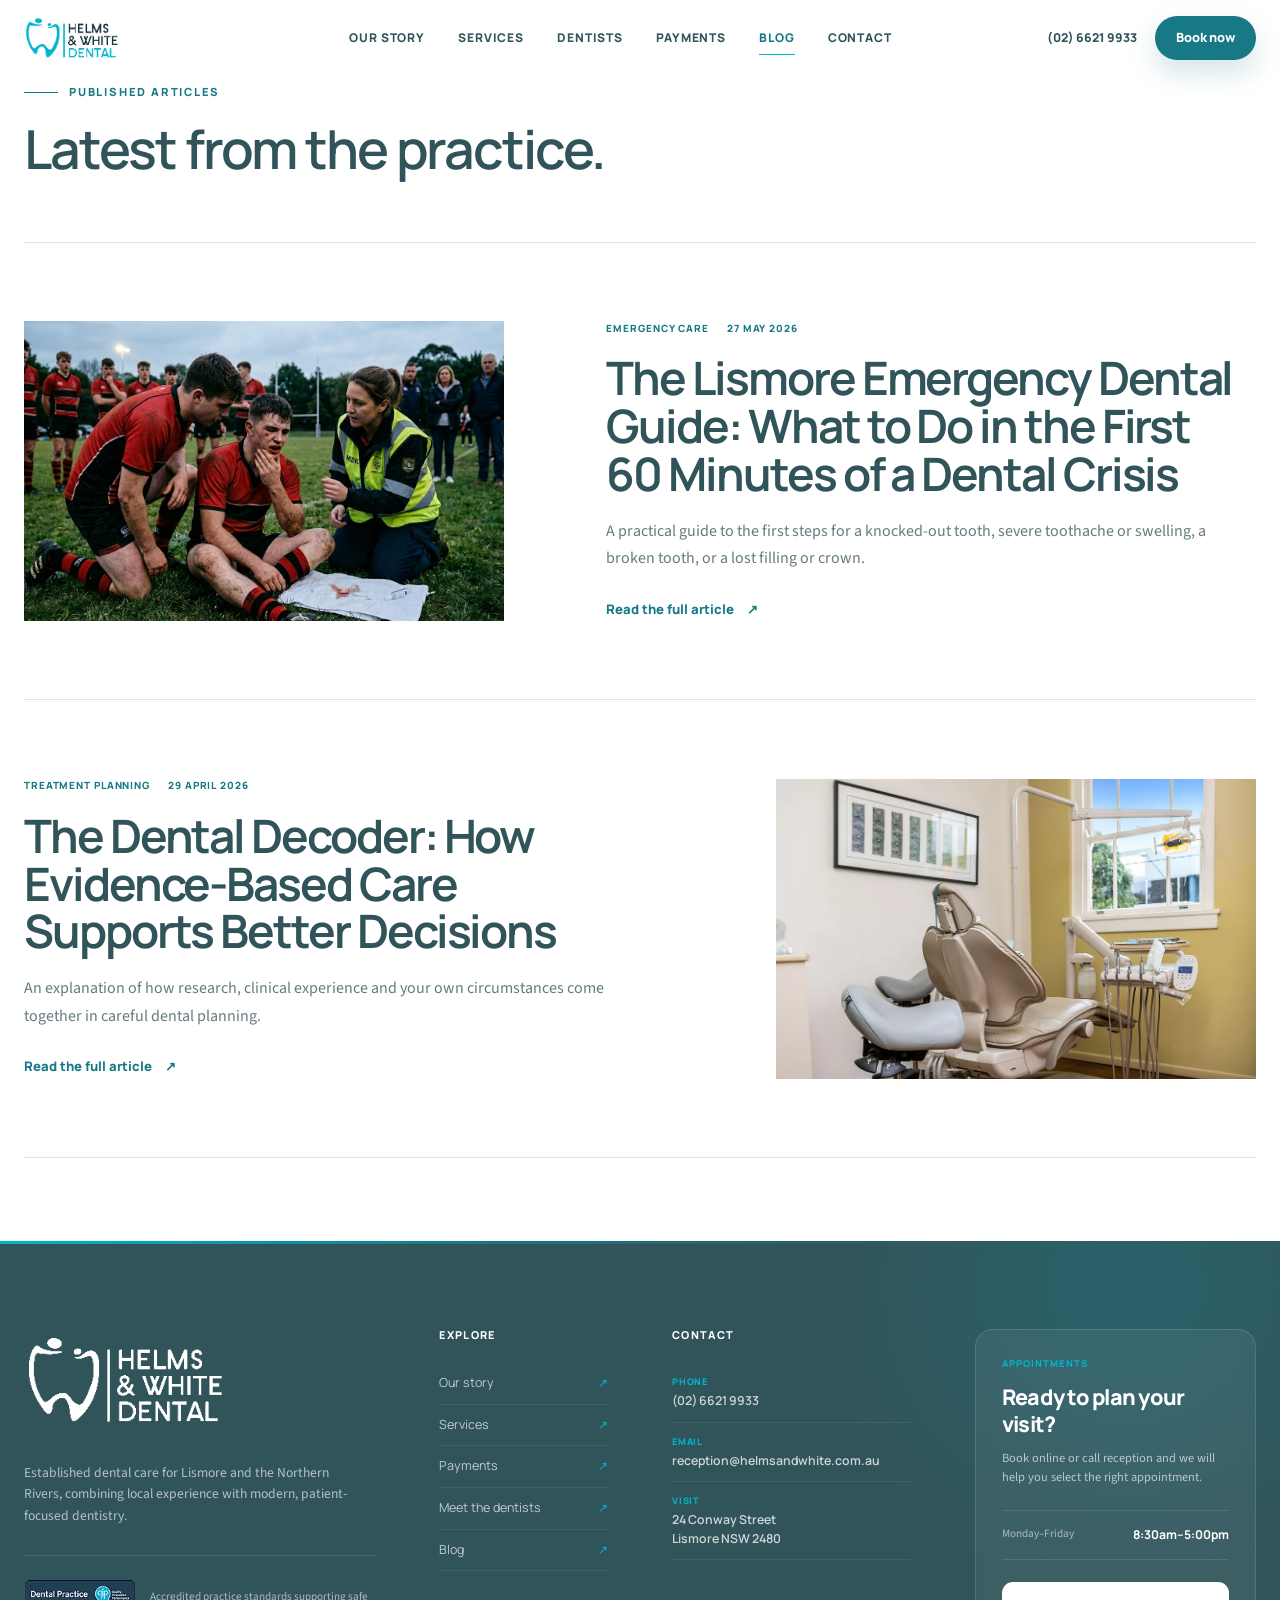
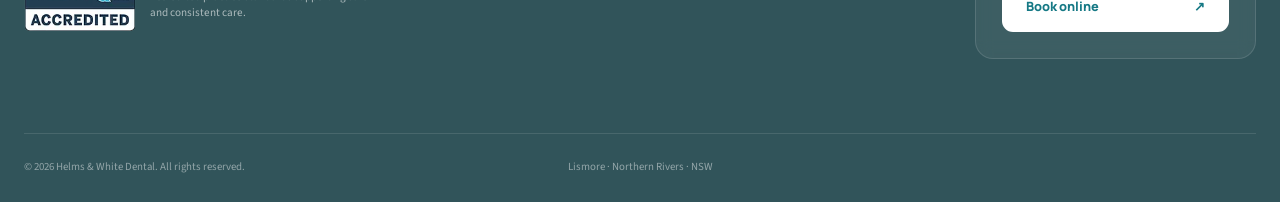
<file: pages/blog.html>
<!doctype html>
<html lang="en-AU">
  <head>
    <meta charset="utf-8" />
    <meta name="viewport" content="width=device-width, initial-scale=1" />

    <meta
      name="description"
      content="Read practical dental articles from Helms & White Dental in Lismore, including emergency guidance and an explanation of evidence-based dental care."
    />
    <meta name="theme-color" content="#ffffff" />

    <title>Dental Articles &amp; Advice | Helms &amp; White Dental Lismore</title>
    <link rel="canonical" href="https://helmsandwhite.com.au/pages/blog.html" />

    <link rel="preconnect" href="https://fonts.googleapis.com" />
    <link rel="preconnect" href="https://fonts.gstatic.com" crossorigin />
    <link
      href="https://fonts.googleapis.com/css2?family=Manrope:wght@500;600;700;800&amp;family=Source+Sans+3:wght@400;500;600;700&amp;display=swap"
      rel="stylesheet"
    />

    <link
      rel="preload"
      as="image"
      href="../assets/images/home/blog/emergency-dental-guide.webp"
      type="image/webp"
    />

    <link rel="stylesheet" href="../assets/css/main.css" />
    <link rel="stylesheet" href="../assets/css/pages/blog.css" />

    <script type="application/ld+json">
      {
        "@context": "https://schema.org",
        "@type": "Blog",
        "name": "Helms & White Dental Articles",
        "url": "https://helmsandwhite.com.au/pages/blog.html",
        "publisher": {
          "@type": "Dentist",
          "name": "Helms & White Dental",
          "telephone": "+61 2 6621 9933"
        },
        "blogPost": [
          {
            "@type": "BlogPosting",
            "headline": "The Lismore Emergency Dental Guide",
            "datePublished": "2026-05-27",
            "url": "https://helmsandwhite.com.au/pages/blog/emergency-dental-guide.html"
          },
          {
            "@type": "BlogPosting",
            "headline": "The Dental Decoder: Understanding Evidence-Based Care",
            "datePublished": "2026-04-29",
            "url": "https://helmsandwhite.com.au/pages/blog/evidence-based-care.html"
          }
        ]
      }
    </script>
  </head>

  <body class="page-blog page-blog-index">
    <a class="skip-link" href="#main-content">Skip to main content</a>

    <header class="site-header" data-js="site-header">
      <div class="container site-header__inner">
        <a
          class="site-header__brand"
          href="/"
          aria-label="Helms and White Dental home"
        >
          <img
            src="../assets/images/brand/logo-primary.png"
            alt="Helms &amp; White Dental"
            width="251"
            height="124"
          />
        </a>

        <button
          class="site-header__menu-toggle"
          type="button"
          aria-controls="site-navigation"
          aria-expanded="false"
          aria-label="Open navigation"
          data-js="menu-toggle"
        >
          <span class="sr-only">Toggle navigation</span>
          <span></span>
          <span></span>
          <span></span>
        </button>

        <nav
          class="site-nav"
          id="site-navigation"
          aria-label="Primary navigation"
          data-js="site-nav"
        >
          <a href="our-story.html">Our story</a>
          <a href="services.html">Services</a>
          <a href="dentists.html">Dentists</a>
          <a href="payments.html">Payments</a>
          <a href="blog.html" aria-current="page">Blog</a>
          <a href="contact.html">Contact</a>
        </nav>

        <div class="site-header__actions">
          <a
            class="site-header__phone"
            href="tel:+61266219933"
            aria-label="Call Helms and White Dental"
          >
            (02) 6621 9933
          </a>

          <a
            class="button button--primary site-header__cta"
            href="booking.html"
          >
            Book now
          </a>
        </div>
      </div>
    </header>

    <main id="main-content">
    

      <section
        class="section blog-index"
        aria-labelledby="published-articles-title"
      >
        <div class="container">
          <header class="blog-index__header">
            <p class="eyebrow">
              <span></span>
              Published articles
            </p>

            <h1 id="published-articles-title">Latest from the practice.</h1>
          </header>

          <div class="blog-index__list">
            <article class="blog-preview">
              <a
                class="blog-preview__media"
                href="blog/emergency-dental-guide.html"
                aria-label="Read the Lismore Emergency Dental Guide"
              >
                <img
                  src="../assets/images/home/blog/emergency-dental-guide.webp"
                  alt="Dental emergency guidance from Helms and White Dental"
                  width="1024"
                  height="559"
                />
              </a>

              <div class="blog-preview__content">
                <div class="blog-preview__meta">
                  <span>Emergency care</span>
                  <time datetime="2026-05-27">27 May 2026</time>
                </div>

                <h3>
                  <a href="blog/emergency-dental-guide.html">
                    The Lismore Emergency Dental Guide: What to Do in the First
                    60 Minutes of a Dental Crisis
                  </a>
                </h3>

                <p>
                  A practical guide to the first steps for a knocked-out tooth,
                  severe toothache or swelling, a broken tooth, or a lost
                  filling or crown.
                </p>

                <a class="text-link" href="blog/emergency-dental-guide.html">
                  Read the full article
                  <span aria-hidden="true">↗</span>
                </a>
              </div>
            </article>

            <article class="blog-preview blog-preview--reverse">
              <a
                class="blog-preview__media"
                href="blog/evidence-based-care.html"
                aria-label="Read about evidence-based dental care"
              >
                <img
                  src="../assets/images/home/blog/evidence-based-care.webp"
                  alt="Dentist explaining evidence-based treatment options"
                  width="1024"
                  height="683"
                  loading="lazy"
                  decoding="async"
                />
              </a>

              <div class="blog-preview__content">
                <div class="blog-preview__meta">
                  <span>Treatment planning</span>
                  <time datetime="2026-04-29">29 April 2026</time>
                </div>

                <h3>
                  <a href="blog/evidence-based-care.html">
                    The Dental Decoder: How Evidence-Based Care Supports Better
                    Decisions
                  </a>
                </h3>

                <p>
                  An explanation of how research, clinical experience and your
                  own circumstances come together in careful dental planning.
                </p>

                <a class="text-link" href="blog/evidence-based-care.html">
                  Read the full article
                  <span aria-hidden="true">↗</span>
                </a>
              </div>
            </article>
          </div>
        </div>
      </section>
    </main>

    <footer class="site-footer">
      <div class="container site-footer__main">
        <div class="site-footer__brand">
          <a
            aria-label="Helms and White Dental home"
            class="site-footer__logo"
            href="#top"
          >
            <img
              alt="Helms &amp; White Dental"
              height="124"
              src="../assets/images/brand/logo-reversed.png"
              width="251"
            />
          </a>
          <p>
            Established dental care for Lismore and the Northern Rivers,
            combining local experience with modern, patient-focused dentistry.
          </p>
          <div class="site-footer__accreditation">
            <img
              alt="Dental Practice Accredited by Quality Innovation Performance"
              decoding="async"
              height="79"
              loading="lazy"
              src="../assets/images/brand/accreditation-badge.png"
              width="162"
            />
            <span>
              Accredited practice standards supporting safe and consistent care.
            </span>
          </div>
        </div>
        <nav aria-label="Footer navigation" class="site-footer__links">
          <h2>Explore</h2>
          <a href="our-story.html">
            <span> Our story </span>
            <i aria-hidden="true"> ↗ </i>
          </a>
          <a href="services.html">
            <span> Services </span>
            <i aria-hidden="true"> ↗ </i>
          </a>
          <a href="payments.html">
            <span> Payments </span>
            <i aria-hidden="true"> ↗ </i>
          </a>
          <a href="dentists.html">
            <span> Meet the dentists </span>
            <i aria-hidden="true"> ↗ </i>
          </a>
          <a href="blog.html">
            <span> Blog </span>
            <i aria-hidden="true"> ↗ </i>
          </a>
        </nav>
        <div class="site-footer__contact">
          <h2>Contact</h2>
          <a href="tel:+61266219933">
            <small> Phone </small>
            <strong> (02) 6621 9933 </strong>
          </a>
          <a href="mailto:reception@helmsandwhite.com.au">
            <small> Email </small>
            <strong> reception@helmsandwhite.com.au </strong>
          </a>
          <a
            href="https://maps.google.com/?q=24+Conway+Street+Lismore+NSW+2480"
            rel="noopener"
            target="_blank"
          >
            <small> Visit </small>
            <strong>
              24 Conway Street
              <br />
              Lismore NSW 2480
            </strong>
          </a>
        </div>
        <div class="site-footer__booking">
          <p class="site-footer__booking-label">Appointments</p>
          <h2>Ready to plan your visit?</h2>
          <p>
            Book online or call reception and we will help you select the right
            appointment.
          </p>
          <div class="site-footer__hours">
            <span> Monday–Friday </span>
            <strong> 8:30am–5:00pm </strong>
          </div>
          <a
            class="button button--white button--full"
            href="booking.html"
          >
            Book online
            <span aria-hidden="true"> ↗ </span>
          </a>
        </div>
      </div>
      <div class="container site-footer__bottom">
        <p>
          ©
          <span data-js="current-year" id="current-year"> 2026 </span>
          Helms &amp; White Dental. All rights reserved.
        </p>
        <p class="site-footer__location">Lismore · Northern Rivers · NSW</p>
        <div class="site-footer__legal">
        </div>
      </div>
    </footer>
    <div aria-label="Quick booking actions" class="mobile-actions">
      <a href="tel:+61266219933"> Call clinic </a>
      <a href="booking.html">
        Book online
      </a>
    </div>

    <script src="../assets/js/site.js" defer></script>
  </body>
</html>
</file>
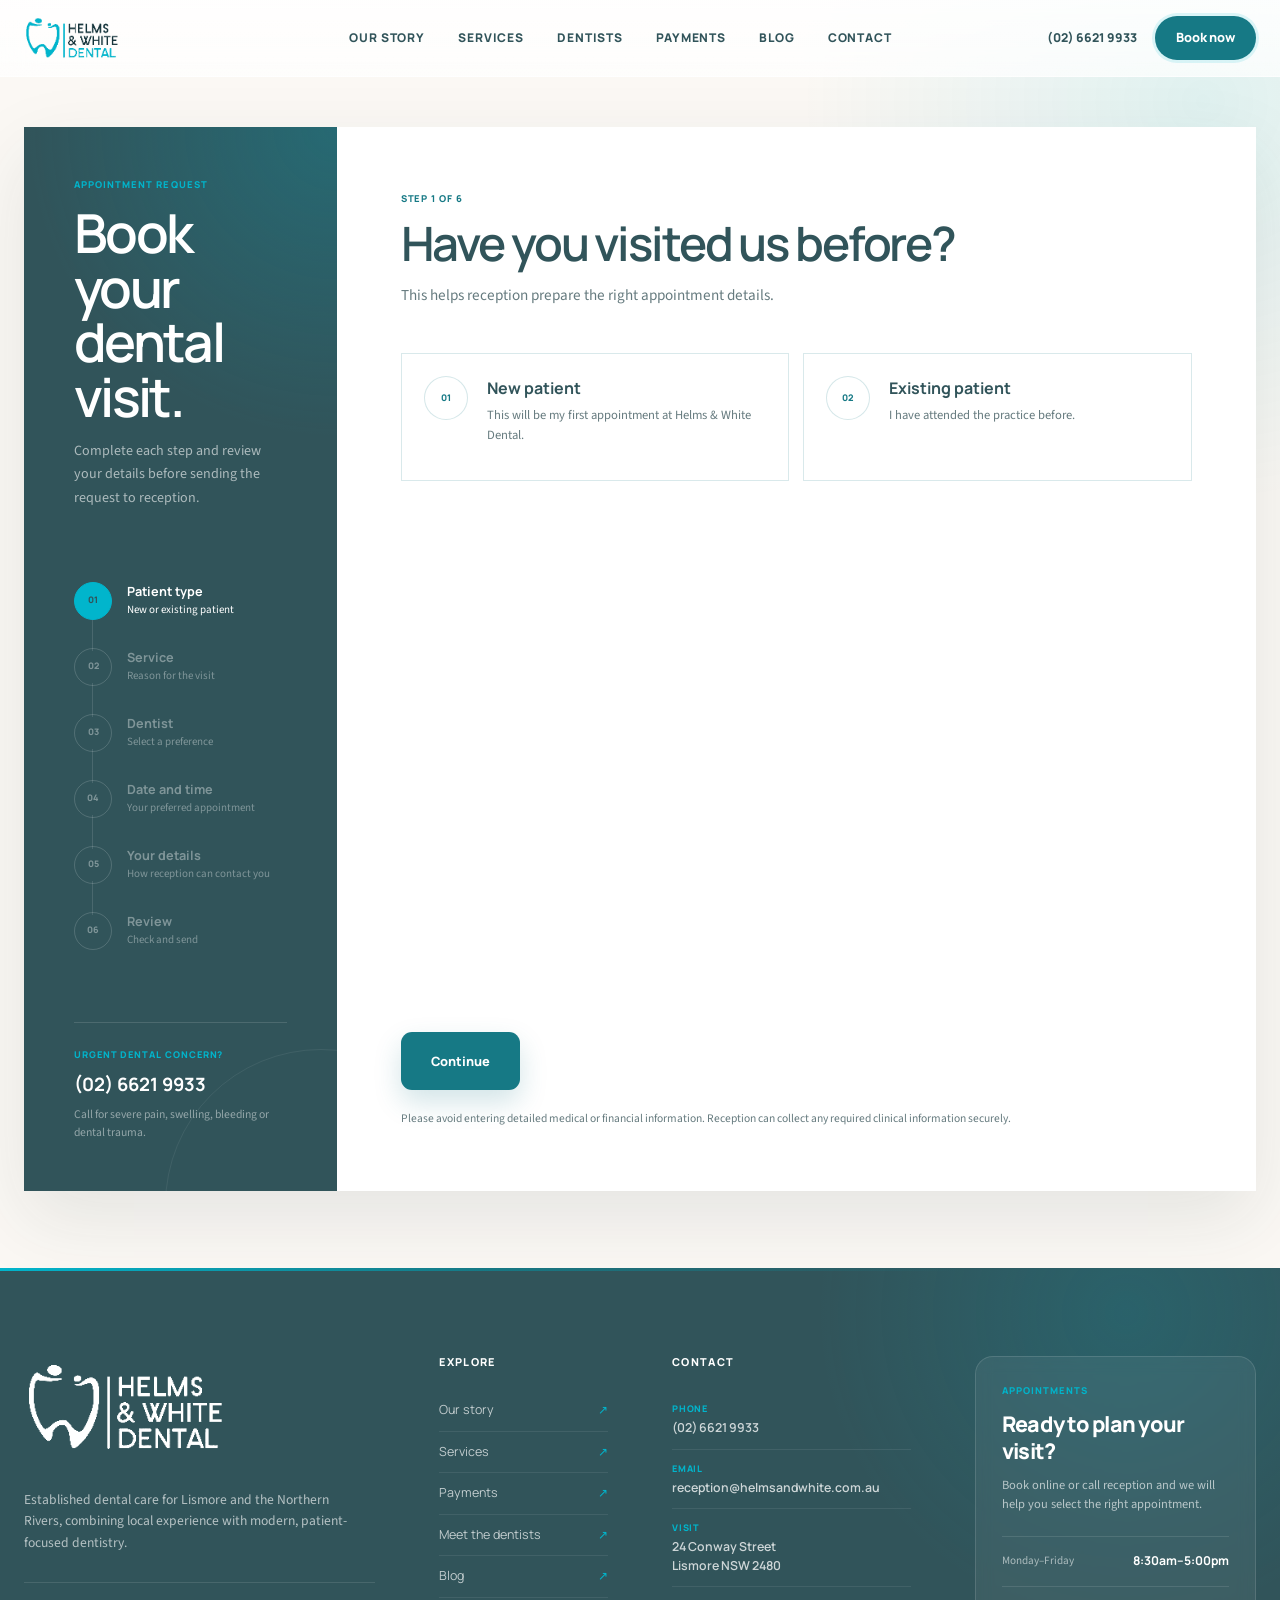
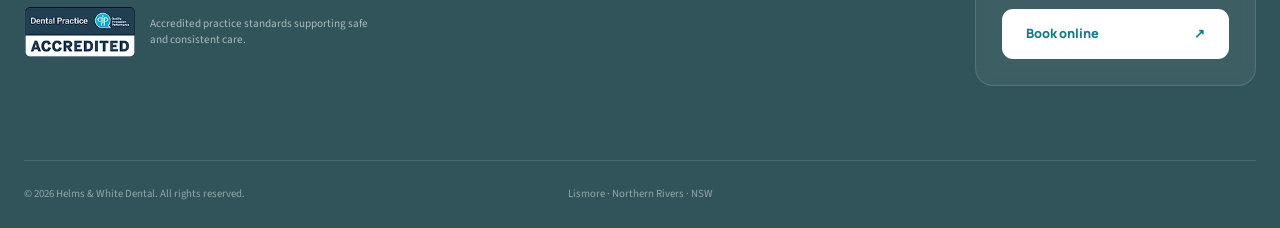
<file: pages/booking.html>
<!doctype html>
<html lang="en-AU">
  <head>
    <meta charset="utf-8" />
    <meta name="viewport" content="width=device-width, initial-scale=1" />

    <meta
      name="description"
      content="Book a dental appointment with Helms & White Dental in Lismore and continue to the practice’s secure online booking system."
    />
    <meta name="theme-color" content="#ffffff" />

    <title>Book a Dentist in Lismore | Helms &amp; White Dental</title>
    <link rel="canonical" href="https://helmsandwhite.com.au/pages/booking.html" />

    <link rel="preconnect" href="https://fonts.googleapis.com" />
    <link rel="preconnect" href="https://fonts.gstatic.com" crossorigin />
    <link
      href="https://fonts.googleapis.com/css2?family=Manrope:wght@500;600;700;800&amp;family=Source+Sans+3:wght@400;500;600;700&amp;display=swap"
      rel="stylesheet"
    />

    <link rel="stylesheet" href="../assets/css/main.css" />
    <link rel="stylesheet" href="../assets/css/pages/booking.css" />

    <script type="application/ld+json">
      {
        "@context": "https://schema.org",
        "@type": "WebPage",
        "name": "Book an Appointment | Helms & White Dental",
        "description": "Book a dental appointment with Helms & White Dental in Lismore using the practice’s secure online booking system.",
        "url": "https://helmsandwhite.com.au/pages/booking.html",
        "potentialAction": {
          "@type": "ReserveAction",
          "target": "https://booking.au.hsone.app/soe/new?pid=AULHL01",
          "name": "Book a dental appointment"
        },
        "about": {
          "@type": "Dentist",
          "name": "Helms & White Dental",
          "telephone": "+61 2 6621 9933",
          "email": "reception@helmsandwhite.com.au",
          "address": {
            "@type": "PostalAddress",
            "streetAddress": "24 Conway Street",
            "addressLocality": "Lismore",
            "addressRegion": "NSW",
            "postalCode": "2480",
            "addressCountry": "AU"
          }
        }
      }
    </script>
  </head>

  <body class="page-booking">
    <a class="skip-link" href="#main-content">Skip to main content</a>

    <header class="site-header" data-js="site-header">
      <div class="container site-header__inner">
        <a
          class="site-header__brand"
          href="/"
          aria-label="Helms and White Dental home"
        >
          <img
            src="../assets/images/brand/logo-primary.png"
            alt="Helms &amp; White Dental"
            width="251"
            height="124"
          />
        </a>

        <button
          class="site-header__menu-toggle"
          type="button"
          aria-controls="site-navigation"
          aria-expanded="false"
          aria-label="Open navigation"
          data-js="menu-toggle"
        >
          <span class="sr-only">Toggle navigation</span>
          <span></span>
          <span></span>
          <span></span>
        </button>

        <nav
          class="site-nav"
          id="site-navigation"
          aria-label="Primary navigation"
          data-js="site-nav"
        >
          <a href="our-story.html">Our story</a>
          <a href="services.html">Services</a>
          <a href="dentists.html">Dentists</a>
          <a href="payments.html">Payments</a>
          <a href="blog.html">Blog</a>
          <a href="contact.html">Contact</a>
        </nav>

        <div class="site-header__actions">
          <a
            class="site-header__phone"
            href="tel:+61266219933"
            aria-label="Call Helms and White Dental"
          >
            (02) 6621 9933
          </a>

          <a
            class="button button--primary site-header__cta"
            href="booking.html"
            aria-current="page"
          >
            Book now
          </a>
        </div>
      </div>
    </header>

    <main id="main-content">
      <section class="booking-wizard" aria-labelledby="booking-wizard-title">
        <div class="container booking-wizard__shell">
          <aside class="booking-progress" aria-label="Booking progress">
            <div class="booking-progress__brand">
              <p>Appointment request</p>

              <h1 id="booking-wizard-title">Book your dental visit.</h1>

              <p>
                Complete each step and review your details before sending the
                request to reception.
              </p>
            </div>

            <ol class="booking-progress__list">
              <li class="is-active" data-progress-step="1" aria-current="step">
                <span>01</span>
                <div>
                  <strong>Patient type</strong>
                  <small>New or existing patient</small>
                </div>
              </li>

              <li data-progress-step="2">
                <span>02</span>
                <div>
                  <strong>Service</strong>
                  <small>Reason for the visit</small>
                </div>
              </li>

              <li data-progress-step="3">
                <span>03</span>
                <div>
                  <strong>Dentist</strong>
                  <small>Select a preference</small>
                </div>
              </li>

              <li data-progress-step="4">
                <span>04</span>
                <div>
                  <strong>Date and time</strong>
                  <small>Your preferred appointment</small>
                </div>
              </li>

              <li data-progress-step="5">
                <span>05</span>
                <div>
                  <strong>Your details</strong>
                  <small>How reception can contact you</small>
                </div>
              </li>

              <li data-progress-step="6">
                <span>06</span>
                <div>
                  <strong>Review</strong>
                  <small>Check and send</small>
                </div>
              </li>
            </ol>

            <div class="booking-progress__help">
              <p>Urgent dental concern?</p>
              <a href="tel:+61266219933">(02) 6621 9933</a>
              <span>
                Call for severe pain, swelling, bleeding or dental trauma.
              </span>
            </div>
          </aside>

          <div class="booking-panel">
            <div class="booking-panel__mobile-progress" aria-live="polite">
              <span data-mobile-step>Step 1 of 6</span>
              <div aria-hidden="true">
                <i data-progress-bar></i>
              </div>
            </div>

            <!--
              Connect this form to your preferred backend or form service.
              This wizard helps patients review appointment preferences. Final booking opens the practice’s secure online booking provider; form data is not sent from this page.
            -->
            <form
              class="booking-form"
              id="booking-form"
              action="#"
              method="post"
              novalidate
            >
              <!-- =============================================
                   Step 1: Patient type
                   ============================================= -->
              <fieldset class="booking-step is-active" data-booking-step="1">
                <legend class="sr-only">Patient type</legend>

                <header class="booking-step__header">
                  <p class="booking-step__eyebrow">Step 1 of 6</p>
                  <h2>Have you visited us before?</h2>
                  <p>
                    This helps reception prepare the right appointment details.
                  </p>
                </header>

                <div class="choice-grid choice-grid--two">
                  <label class="choice-card">
                    <input
                      type="radio"
                      name="patient-type"
                      value="New patient"
                      required
                    />

                    <span class="choice-card__marker">01</span>

                    <span class="choice-card__content">
                      <strong>New patient</strong>
                      <small>
                        This will be my first appointment at Helms &amp; White
                        Dental.
                      </small>
                    </span>
                  </label>

                  <label class="choice-card">
                    <input
                      type="radio"
                      name="patient-type"
                      value="Existing patient"
                      required
                    />

                    <span class="choice-card__marker">02</span>

                    <span class="choice-card__content">
                      <strong>Existing patient</strong>
                      <small> I have attended the practice before. </small>
                    </span>
                  </label>
                </div>

                <div
                  class="conditional-field"
                  data-existing-patient-fields
                  hidden
                >
                  <div class="form-field">
                    <label for="last-visit">
                      Approximate date of your last visit
                      <span>Optional</span>
                    </label>

                    <input id="last-visit" name="last-visit" type="month" />
                  </div>
                </div>

                <p
                  class="booking-step__error"
                  data-step-error
                  aria-live="polite"
                ></p>
              </fieldset>

              <!-- =============================================
                   Step 2: Service
                   ============================================= -->
              <fieldset class="booking-step" data-booking-step="2" hidden>
                <legend class="sr-only">Service</legend>

                <header class="booking-step__header">
                  <p class="booking-step__eyebrow">Step 2 of 6</p>
                  <h2>What do you need help with?</h2>
                  <p>
                    Choose the closest option. Reception can adjust the
                    appointment type after reviewing your request.
                  </p>
                </header>

                <div class="choice-grid choice-grid--services">
                  <label class="choice-card choice-card--service">
                    <input
                      type="radio"
                      name="service"
                      value="Check-up and preventive care"
                      required
                    />
                    <span class="choice-card__marker">01</span>
                    <span class="choice-card__content">
                      <strong>Check-up &amp; preventive care</strong>
                      <small>Examination, clean and routine maintenance</small>
                    </span>
                  </label>

                  <label class="choice-card choice-card--service">
                    <input
                      type="radio"
                      name="service"
                      value="Fillings and restorations"
                      required
                    />
                    <span class="choice-card__marker">02</span>
                    <span class="choice-card__content">
                      <strong>Fillings &amp; restorations</strong>
                      <small>Repairing decay, chips or damaged teeth</small>
                    </span>
                  </label>

                  <label class="choice-card choice-card--service">
                    <input
                      type="radio"
                      name="service"
                      value="Root canal therapy"
                      required
                    />
                    <span class="choice-card__marker">03</span>
                    <span class="choice-card__content">
                      <strong>Root canal therapy</strong>
                      <small>Assessment of pain or an infected tooth</small>
                    </span>
                  </label>

                  <label class="choice-card choice-card--service">
                    <input
                      type="radio"
                      name="service"
                      value="Dental crowns"
                      required
                    />
                    <span class="choice-card__marker">04</span>
                    <span class="choice-card__content">
                      <strong>Dental crowns</strong>
                      <small
                        >Strengthening a weakened or heavily restored
                        tooth</small
                      >
                    </span>
                  </label>

                  <label class="choice-card choice-card--service">
                    <input
                      type="radio"
                      name="service"
                      value="Tooth whitening"
                      required
                    />
                    <span class="choice-card__marker">05</span>
                    <span class="choice-card__content">
                      <strong>Tooth whitening</strong>
                      <small>Discussing professional whitening options</small>
                    </span>
                  </label>

                  <label class="choice-card choice-card--service">
                    <input
                      type="radio"
                      name="service"
                      value="Dental veneers"
                      required
                    />
                    <span class="choice-card__marker">06</span>
                    <span class="choice-card__content">
                      <strong>Dental veneers</strong>
                      <small>Consultation for cosmetic tooth changes</small>
                    </span>
                  </label>

                  <label class="choice-card choice-card--service">
                    <input
                      type="radio"
                      name="service"
                      value="Dental pain or urgent concern"
                      required
                    />
                    <span class="choice-card__marker">07</span>
                    <span class="choice-card__content">
                      <strong>Dental pain or urgent concern</strong>
                      <small
                        >Pain, swelling, a broken tooth or lost filling</small
                      >
                    </span>
                  </label>

                  <label class="choice-card choice-card--service">
                    <input
                      type="radio"
                      name="service"
                      value="Other or not sure"
                      required
                    />
                    <span class="choice-card__marker">08</span>
                    <span class="choice-card__content">
                      <strong>Other / not sure</strong>
                      <small
                        >Reception can help select the right appointment</small
                      >
                    </span>
                  </label>
                </div>

                <div class="form-field booking-step__message">
                  <label for="service-note">
                    Brief description
                    <span>Optional</span>
                  </label>

                  <textarea
                    id="service-note"
                    name="service-note"
                    rows="4"
                    placeholder="For example: sensitivity in a lower tooth, a lost filling, or a whitening consultation."
                  ></textarea>
                </div>

                <p
                  class="booking-step__error"
                  data-step-error
                  aria-live="polite"
                ></p>
              </fieldset>

              <!-- =============================================
                   Step 3: Dentist
                   ============================================= -->
              <fieldset class="booking-step" data-booking-step="3" hidden>
                <legend class="sr-only">Preferred dentist</legend>

                <header class="booking-step__header">
                  <p class="booking-step__eyebrow">Step 3 of 6</p>
                  <h2>Do you have a preferred dentist?</h2>
                  <p>
                    Selecting “any available dentist” may provide more
                    appointment options.
                  </p>
                </header>

                <div class="choice-grid choice-grid--dentists">
                  <label class="choice-card choice-card--dentist">
                    <input
                      type="radio"
                      name="dentist"
                      value="Any available dentist"
                      required
                    />
                    <span class="choice-card__marker">Any</span>
                    <span class="choice-card__content">
                      <strong>Any available dentist</strong>
                      <small>Show the broadest range of suitable times</small>
                    </span>
                  </label>

                  <label class="choice-card choice-card--dentist">
                    <input
                      type="radio"
                      name="dentist"
                      value="Dr Graeme Helms"
                      required
                    />
                    <span class="choice-card__marker">GH</span>
                    <span class="choice-card__content">
                      <strong>Dr Graeme Helms</strong>
                      <small>Dentist · Practice principal</small>
                    </span>
                  </label>

                  <label class="choice-card choice-card--dentist">
                    <input
                      type="radio"
                      name="dentist"
                      value="Dr Brendan White"
                      required
                    />
                    <span class="choice-card__marker">BW</span>
                    <span class="choice-card__content">
                      <strong>Dr Brendan White</strong>
                      <small>Dentist · Practice principal</small>
                    </span>
                  </label>

                  <label class="choice-card choice-card--dentist">
                    <input
                      type="radio"
                      name="dentist"
                      value="Dr Dongyoung Lee"
                      required
                    />
                    <span class="choice-card__marker">DL</span>
                    <span class="choice-card__content">
                      <strong>Dr Dongyoung Lee</strong>
                      <small>Dentist</small>
                    </span>
                  </label>
                </div>

                <p class="booking-step__availability-note">
                  Dentist availability is confirmed after reception reviews the
                  selected service, date and appointment length.
                </p>

                <p
                  class="booking-step__error"
                  data-step-error
                  aria-live="polite"
                ></p>
              </fieldset>

              <!-- =============================================
                   Step 4: Date and time
                   ============================================= -->
              <fieldset class="booking-step" data-booking-step="4" hidden>
                <legend class="sr-only">Preferred date and time</legend>

                <header class="booking-step__header">
                  <p class="booking-step__eyebrow">Step 4 of 6</p>
                  <h2>When would you prefer to visit?</h2>
                  <p>
                    Choose a preferred date and time. Reception will confirm the
                    closest suitable appointment.
                  </p>
                </header>

                <div class="date-grid">
                  <div class="form-field">
                    <label for="preferred-date">Preferred date</label>
                    <input
                      id="preferred-date"
                      name="preferred-date"
                      type="date"
                      required
                    />
                  </div>

                  <div class="form-field">
                    <label for="preferred-time">Preferred time</label>
                    <select id="preferred-time" name="preferred-time" required>
                      <option value="" selected disabled>Select a time</option>
                      <option value="First available">First available</option>
                      <option value="Morning — 8:30am to 11:30am">
                        Morning — 8:30am to 11:30am
                      </option>
                      <option value="Midday — 11:30am to 2:00pm">
                        Midday — 11:30am to 2:00pm
                      </option>
                      <option value="Afternoon — 2:00pm to 5:00pm">
                        Afternoon — 2:00pm to 5:00pm
                      </option>
                    </select>
                  </div>

                  <div class="form-field">
                    <label for="alternate-date">
                      Alternate date
                      <span>Optional</span>
                    </label>
                    <input
                      id="alternate-date"
                      name="alternate-date"
                      type="date"
                    />
                  </div>

                  <div class="form-field">
                    <label for="day-flexibility">Flexibility</label>
                    <select id="day-flexibility" name="day-flexibility">
                      <option value="Selected dates only">
                        Selected dates only
                      </option>
                      <option value="Within the same week">
                        Within the same week
                      </option>
                      <option value="Any weekday">Any weekday</option>
                    </select>
                  </div>
                </div>

                <div class="booking-step__hours">
                  <span>Practice hours</span>
                  <strong>Monday–Friday · 8:30am–5:00pm</strong>
                </div>

                <p
                  class="booking-step__error"
                  data-step-error
                  aria-live="polite"
                ></p>
              </fieldset>

              <!-- =============================================
                   Step 5: Personal details
                   ============================================= -->
              <fieldset class="booking-step" data-booking-step="5" hidden>
                <legend class="sr-only">Personal details</legend>

                <header class="booking-step__header">
                  <p class="booking-step__eyebrow">Step 5 of 6</p>
                  <h2>Who is the appointment for?</h2>
                  <p>
                    Provide the patient’s details and the best way for reception
                    to confirm the appointment.
                  </p>
                </header>

                <div class="personal-details">
                  <div class="form-field personal-details__full">
                    <label for="patient-name">Patient full name</label>
                    <input
                      id="patient-name"
                      name="patient-name"
                      type="text"
                      autocomplete="name"
                      required
                    />
                  </div>

                  <div class="form-field">
                    <label for="date-of-birth">Date of birth</label>
                    <input
                      id="date-of-birth"
                      name="date-of-birth"
                      type="date"
                      autocomplete="bday"
                      required
                    />
                  </div>

                  <div class="form-field">
                    <label for="booking-for">I am booking for</label>
                    <select id="booking-for" name="booking-for" required>
                      <option value="" selected disabled>
                        Select an option
                      </option>
                      <option value="Myself">Myself</option>
                      <option value="My child">My child</option>
                      <option value="Another person">Another person</option>
                    </select>
                  </div>

                  <div
                    class="form-field personal-details__full"
                    data-booker-name-field
                    hidden
                  >
                    <label for="booker-name">Your full name</label>
                    <input
                      id="booker-name"
                      name="booker-name"
                      type="text"
                      autocomplete="name"
                    />
                  </div>

                  <div class="form-field">
                    <label for="phone">Phone number</label>
                    <input
                      id="phone"
                      name="phone"
                      type="tel"
                      autocomplete="tel"
                      required
                    />
                  </div>

                  <div class="form-field">
                    <label for="email">Email address</label>
                    <input
                      id="email"
                      name="email"
                      type="email"
                      autocomplete="email"
                      required
                    />
                  </div>

                  <div class="form-field">
                    <label for="contact-method">Preferred contact</label>
                    <select id="contact-method" name="contact-method" required>
                      <option value="" selected disabled>
                        Select an option
                      </option>
                      <option value="Phone call">Phone call</option>
                      <option value="SMS">SMS</option>
                      <option value="Email">Email</option>
                    </select>
                  </div>

                  <div class="form-field">
                    <label for="health-fund">
                      Private health fund
                      <span>Optional</span>
                    </label>
                    <input id="health-fund" name="health-fund" type="text" />
                  </div>

                  <label class="booking-consent personal-details__full">
                    <input
                      name="request-consent"
                      type="checkbox"
                      value="Agreed"
                      required
                    />
                    <span>
                      I understand this is an appointment request and the visit
                      is not confirmed until reception contacts me.
                    </span>
                  </label>
                </div>

                <p
                  class="booking-step__error"
                  data-step-error
                  aria-live="polite"
                ></p>
              </fieldset>

              <!-- =============================================
                   Step 6: Review
                   ============================================= -->
              <fieldset class="booking-step" data-booking-step="6" hidden>
                <legend class="sr-only">Review appointment request</legend>

                <header class="booking-step__header">
                  <p class="booking-step__eyebrow">Step 6 of 6</p>
                  <h2>Review your appointment request.</h2>
                  <p>
                    Check the details below before sending them to reception.
                  </p>
                </header>

                <div class="booking-review" data-booking-review>
                  <section>
                    <header>
                      <h3>Appointment</h3>
                      <button type="button" data-edit-step="1">Edit</button>
                    </header>

                    <dl>
                      <div>
                        <dt>Patient type</dt>
                        <dd data-review="patient-type">—</dd>
                      </div>
                      <div>
                        <dt>Service</dt>
                        <dd data-review="service">—</dd>
                      </div>
                      <div>
                        <dt>Dentist</dt>
                        <dd data-review="dentist">—</dd>
                      </div>
                    </dl>
                  </section>

                  <section>
                    <header>
                      <h3>Preferred time</h3>
                      <button type="button" data-edit-step="4">Edit</button>
                    </header>

                    <dl>
                      <div>
                        <dt>Date</dt>
                        <dd data-review="preferred-date">—</dd>
                      </div>
                      <div>
                        <dt>Time</dt>
                        <dd data-review="preferred-time">—</dd>
                      </div>
                      <div>
                        <dt>Alternate date</dt>
                        <dd data-review="alternate-date">Not selected</dd>
                      </div>
                    </dl>
                  </section>

                  <section>
                    <header>
                      <h3>Patient details</h3>
                      <button type="button" data-edit-step="5">Edit</button>
                    </header>

                    <dl>
                      <div>
                        <dt>Name</dt>
                        <dd data-review="patient-name">—</dd>
                      </div>
                      <div>
                        <dt>Date of birth</dt>
                        <dd data-review="date-of-birth">—</dd>
                      </div>
                      <div>
                        <dt>Phone</dt>
                        <dd data-review="phone">—</dd>
                      </div>
                      <div>
                        <dt>Email</dt>
                        <dd data-review="email">—</dd>
                      </div>
                    </dl>
                  </section>
                </div>

                <div class="booking-review__notice">
                  <strong>Final booking happens securely online.</strong>
                  <p>
                    Continue to Helms &amp; White Dental’s secure booking system to
                    choose an available appointment and submit your details.
                  </p>
                </div>

                <p
                  class="booking-step__error"
                  data-step-error
                  aria-live="polite"
                ></p>
              </fieldset>

              <div class="booking-navigation">
                <button
                  class="booking-navigation__back"
                  type="button"
                  data-booking-back
                  hidden
                >
                  <span aria-hidden="true">←</span>
                  Back
                </button>

                <button
                  class="button button--primary button--large"
                  type="button"
                  data-booking-next
                >
                  Continue
                </button>

                <button
                  class="button button--primary button--large"
                  type="submit"
                  data-booking-submit
                  hidden
                >
                  Continue to secure booking
                </button>
              </div>

              <p class="booking-form__privacy">
                Please avoid entering detailed medical or financial information.
                Reception can collect any required clinical information
                securely.
              </p>
            </form>
          </div>
        </div>
      </section>
    </main>

    <footer class="site-footer">
      <div class="container site-footer__main">
        <div class="site-footer__brand">
          <a
            aria-label="Helms and White Dental home"
            class="site-footer__logo"
            href="#top"
          >
            <img
              alt="Helms &amp; White Dental"
              height="124"
              src="../assets/images/brand/logo-reversed.png"
              width="251"
            />
          </a>
          <p>
            Established dental care for Lismore and the Northern Rivers,
            combining local experience with modern, patient-focused dentistry.
          </p>
          <div class="site-footer__accreditation">
            <img
              alt="Dental Practice Accredited by Quality Innovation Performance"
              decoding="async"
              height="79"
              loading="lazy"
              src="../assets/images/brand/accreditation-badge.png"
              width="162"
            />
            <span>
              Accredited practice standards supporting safe and consistent care.
            </span>
          </div>
        </div>
        <nav aria-label="Footer navigation" class="site-footer__links">
          <h2>Explore</h2>
          <a href="our-story.html">
            <span> Our story </span>
            <i aria-hidden="true"> ↗ </i>
          </a>
          <a href="services.html">
            <span> Services </span>
            <i aria-hidden="true"> ↗ </i>
          </a>
          <a href="payments.html">
            <span> Payments </span>
            <i aria-hidden="true"> ↗ </i>
          </a>
          <a href="dentists.html">
            <span> Meet the dentists </span>
            <i aria-hidden="true"> ↗ </i>
          </a>
          <a href="blog.html">
            <span> Blog </span>
            <i aria-hidden="true"> ↗ </i>
          </a>
        </nav>
        <div class="site-footer__contact">
          <h2>Contact</h2>
          <a href="tel:+61266219933">
            <small> Phone </small>
            <strong> (02) 6621 9933 </strong>
          </a>
          <a href="mailto:reception@helmsandwhite.com.au">
            <small> Email </small>
            <strong> reception@helmsandwhite.com.au </strong>
          </a>
          <a
            href="https://maps.google.com/?q=24+Conway+Street+Lismore+NSW+2480"
            rel="noopener"
            target="_blank"
          >
            <small> Visit </small>
            <strong>
              24 Conway Street
              <br />
              Lismore NSW 2480
            </strong>
          </a>
        </div>
        <div class="site-footer__booking">
          <p class="site-footer__booking-label">Appointments</p>
          <h2>Ready to plan your visit?</h2>
          <p>
            Book online or call reception and we will help you select the right
            appointment.
          </p>
          <div class="site-footer__hours">
            <span> Monday–Friday </span>
            <strong> 8:30am–5:00pm </strong>
          </div>
          <a class="button button--white button--full" href="booking.html">
            Book online
            <span aria-hidden="true"> ↗ </span>
          </a>
        </div>
      </div>
      <div class="container site-footer__bottom">
        <p>
          ©
          <span data-js="current-year" id="current-year"> 2026 </span>
          Helms &amp; White Dental. All rights reserved.
        </p>
        <p class="site-footer__location">Lismore · Northern Rivers · NSW</p>
        <div class="site-footer__legal">
        </div>
      </div>
    </footer>
    <div aria-label="Quick booking actions" class="mobile-actions">
      <a href="tel:+61266219933"> Call clinic </a>
      <a href="booking.html"> Book online </a>
    </div>

    <script src="../assets/js/site.js" defer></script>
    <script src="../assets/js/booking.js" defer></script>
  </body>
</html>
</file>
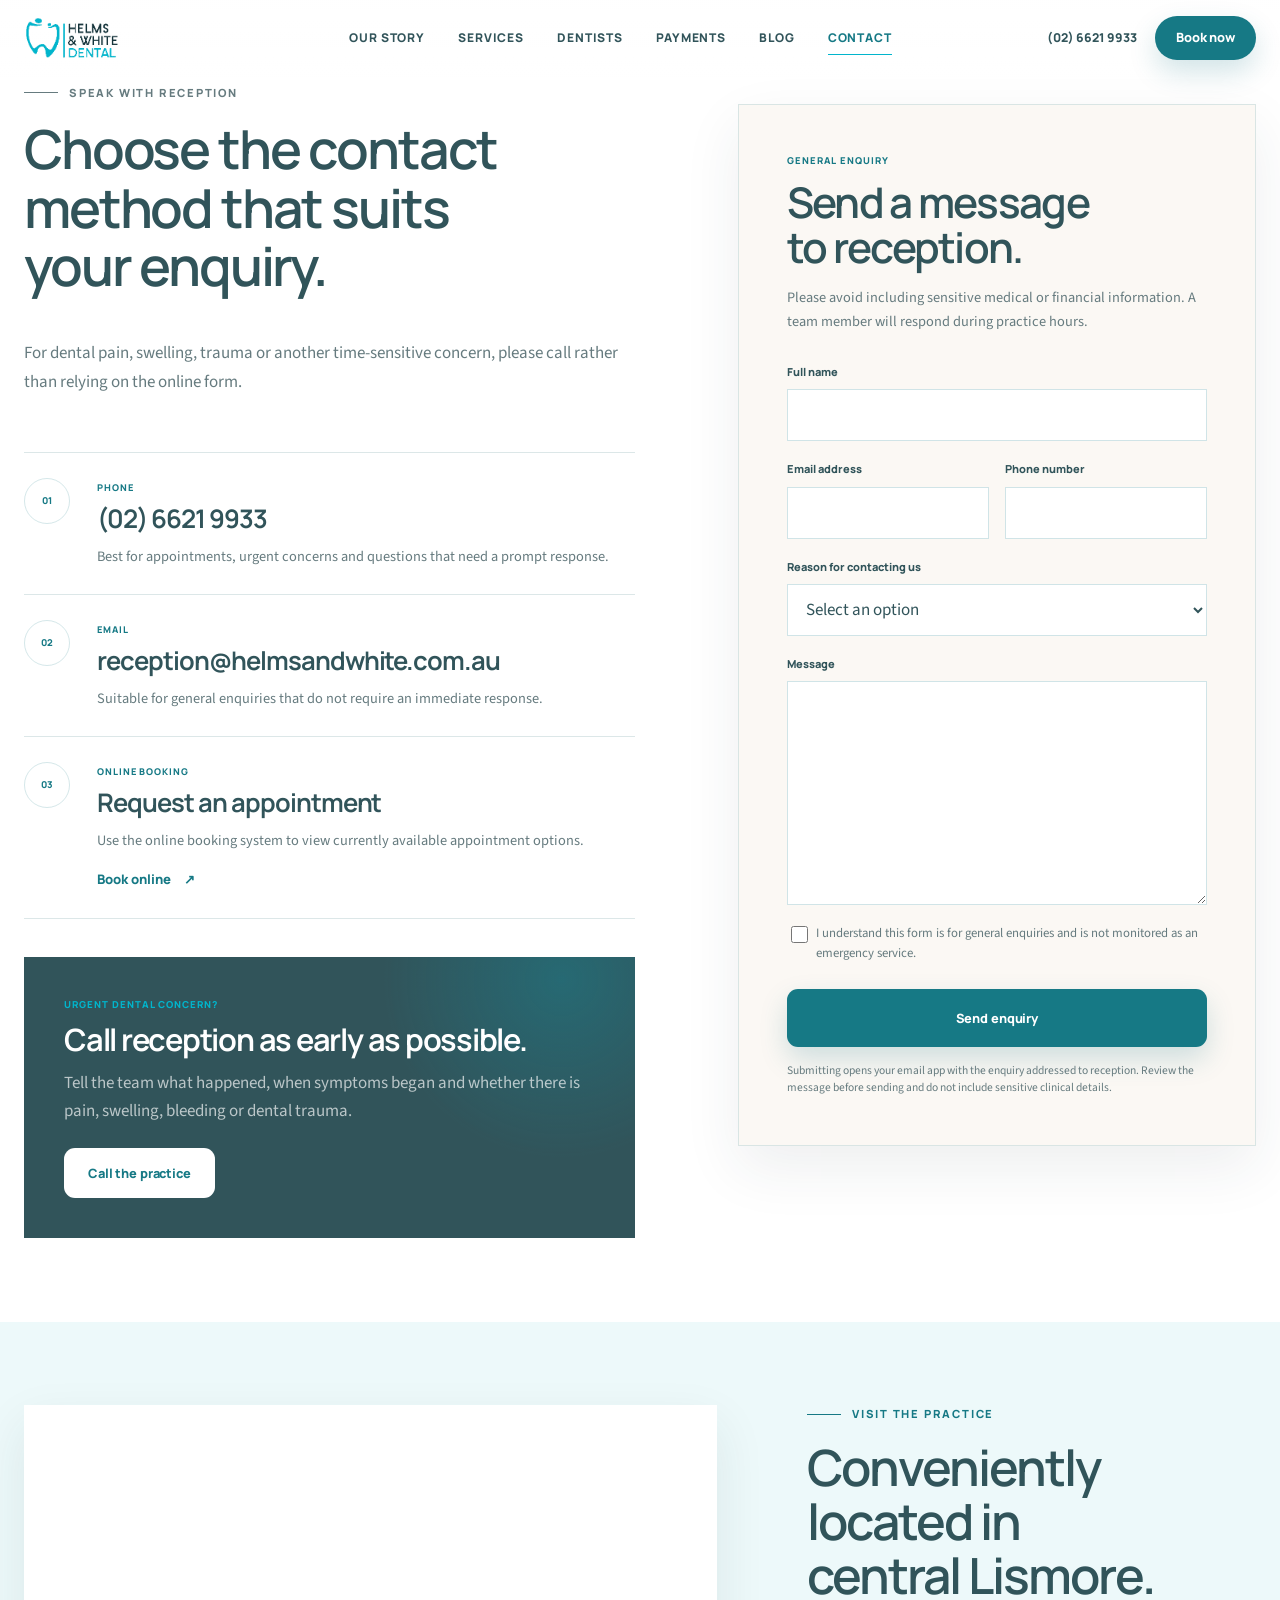
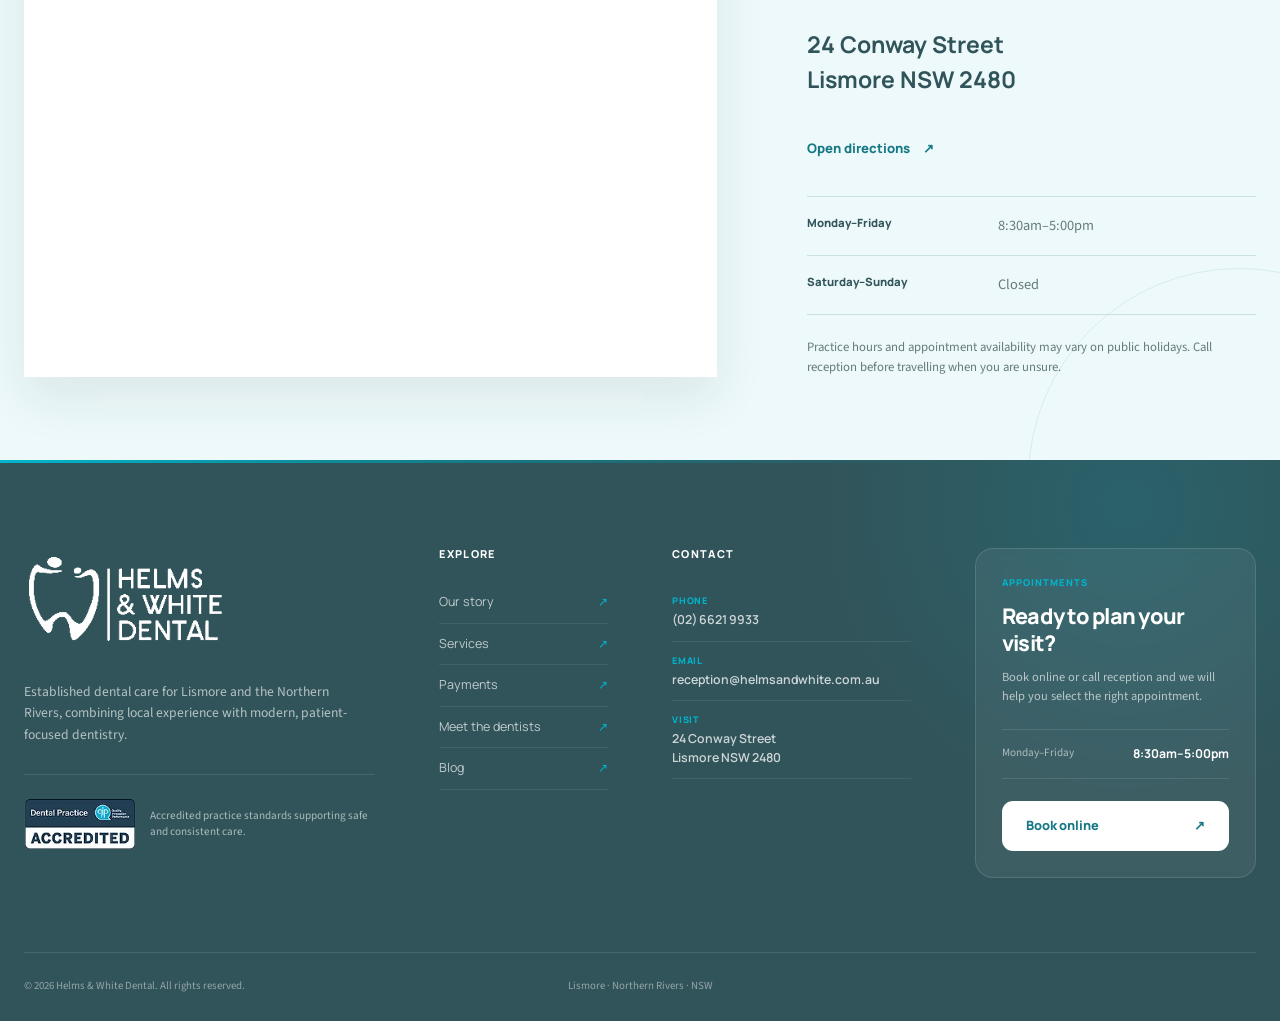
<file: pages/contact.html>
<!doctype html>
<html lang="en-AU">
  <head>
    <meta charset="utf-8" />
    <meta name="viewport" content="width=device-width, initial-scale=1" />

    <meta
      name="description"
      content="Contact Helms & White Dental in Lismore. Call reception, send an enquiry, find the practice and view opening hours."
    />
    <meta name="theme-color" content="#ffffff" />

    <title>Contact Helms &amp; White Dental | Lismore Dentist</title>
    <link rel="canonical" href="https://helmsandwhite.com.au/pages/contact.html" />

    <link rel="preconnect" href="https://fonts.googleapis.com" />
    <link rel="preconnect" href="https://fonts.gstatic.com" crossorigin />
    <link
      href="https://fonts.googleapis.com/css2?family=Manrope:wght@500;600;700;800&amp;family=Source+Sans+3:wght@400;500;600;700&amp;display=swap"
      rel="stylesheet"
    />

    <link rel="stylesheet" href="../assets/css/main.css" />
    <link rel="stylesheet" href="../assets/css/pages/contact.css" />

    <script type="application/ld+json">
      {
        "@context": "https://schema.org",
        "@type": "ContactPage",
        "name": "Contact Helms & White Dental",
        "url": "https://helmsandwhite.com.au/pages/contact.html",
        "about": {
          "@type": "Dentist",
          "name": "Helms & White Dental",
          "telephone": "+61 2 6621 9933",
          "email": "reception@helmsandwhite.com.au",
          "address": {
            "@type": "PostalAddress",
            "streetAddress": "24 Conway Street",
            "addressLocality": "Lismore",
            "addressRegion": "NSW",
            "postalCode": "2480",
            "addressCountry": "AU"
          },
          "openingHoursSpecification": [
            {
              "@type": "OpeningHoursSpecification",
              "dayOfWeek": [
                "Monday",
                "Tuesday",
                "Wednesday",
                "Thursday",
                "Friday"
              ],
              "opens": "08:30",
              "closes": "17:00"
            }
          ]
        }
      }
    </script>
  </head>

  <body class="page-contact">
    <a class="skip-link" href="#main-content">Skip to main content</a>

    <header class="site-header" data-js="site-header">
      <div class="container site-header__inner">
        <a
          class="site-header__brand"
          href="/"
          aria-label="Helms and White Dental home"
        >
          <img
            src="../assets/images/brand/logo-primary.png"
            alt="Helms &amp; White Dental"
            width="251"
            height="124"
          />
        </a>

        <button
          class="site-header__menu-toggle"
          type="button"
          aria-controls="site-navigation"
          aria-expanded="false"
          aria-label="Open navigation"
          data-js="menu-toggle"
        >
          <span class="sr-only">Toggle navigation</span>
          <span></span>
          <span></span>
          <span></span>
        </button>

        <nav
          class="site-nav"
          id="site-navigation"
          aria-label="Primary navigation"
          data-js="site-nav"
        >
          <a href="our-story.html">Our story</a>
          <a href="services.html">Services</a>
          <a href="dentists.html">Dentists</a>
          <a href="payments.html">Payments</a>
          <a href="blog.html">Blog</a>
          <a href="contact.html" aria-current="page">Contact</a>
        </nav>

        <div class="site-header__actions">
          <a
            class="site-header__phone"
            href="tel:+61266219933"
            aria-label="Call Helms and White Dental"
          >
            (02) 6621 9933
          </a>

          <a
            class="button button--primary site-header__cta"
            href="booking.html"
          >
            Book now
          </a>
        </div>
      </div>
    </header>

    <main id="main-content">
      <!-- =====================================================
           Contact details and enquiry form
           ===================================================== -->
      <section
        class="section contact-main"
        aria-labelledby="contact-main-title"
      >
        <div class="container contact-main__grid">
          <div class="contact-details">
            <header class="contact-details__header">
              <p class="eyebrow">
                <span></span>
                Speak with reception
              </p>

              <h1 id="contact-main-title">
                Choose the contact method that suits your enquiry.
              </h1>

              <p>
                For dental pain, swelling, trauma or another time-sensitive
                concern, please call rather than relying on the online form.
              </p>
            </header>

            <div class="contact-details__list">
              <article class="contact-detail">
                <span class="contact-detail__number" aria-hidden="true">
                  01
                </span>

                <div>
                  <p class="contact-detail__label">Phone</p>

                  <h3>
                    <a href="tel:+61266219933">(02) 6621 9933</a>
                  </h3>

                  <p>
                    Best for appointments, urgent concerns and questions that
                    need a prompt response.
                  </p>
                </div>
              </article>

              <article class="contact-detail">
                <span class="contact-detail__number" aria-hidden="true">
                  02
                </span>

                <div>
                  <p class="contact-detail__label">Email</p>

                  <h3>
                    <a href="mailto:reception@helmsandwhite.com.au">
                      reception@helmsandwhite.com.au
                    </a>
                  </h3>

                  <p>
                    Suitable for general enquiries that do not require an
                    immediate response.
                  </p>
                </div>
              </article>

              <article class="contact-detail">
                <span class="contact-detail__number" aria-hidden="true">
                  03
                </span>

                <div>
                  <p class="contact-detail__label">Online booking</p>

                  <h3>Request an appointment</h3>

                  <p>
                    Use the online booking system to view currently available
                    appointment options.
                  </p>

                  <a
                    class="text-link"
                    href="https://booking.au.hsone.app/soe/new?pid=AULHL01"
                  >
                    Book online
                    <span aria-hidden="true">↗</span>
                  </a>
                </div>
              </article>
            </div>

            <aside class="contact-details__urgent">
              <p>Urgent dental concern?</p>

              <h3>Call reception as early as possible.</h3>

              <p>
                Tell the team what happened, when symptoms began and whether
                there is pain, swelling, bleeding or dental trauma.
              </p>

              <a class="button button--white" href="tel:+61266219933">
                Call the practice
              </a>
            </aside>
          </div>

          <form
            class="contact-form"
            action="#"
            method="post"
            aria-labelledby="contact-form-title"
            data-js="contact-form"
          >
            <div class="contact-form__heading">
              <p class="contact-form__eyebrow">General enquiry</p>

              <h2 id="contact-form-title">Send a message to reception.</h2>

              <p>
                Please avoid including sensitive medical or financial
                information. A team member will respond during practice hours.
              </p>
            </div>

            <div class="contact-form__fields">
              <div class="form-field">
                <label for="contact-name">Full name</label>

                <input
                  id="contact-name"
                  name="name"
                  type="text"
                  autocomplete="name"
                  required
                />
              </div>

              <div class="contact-form__row">
                <div class="form-field">
                  <label for="contact-email">Email address</label>

                  <input
                    id="contact-email"
                    name="email"
                    type="email"
                    autocomplete="email"
                    required
                  />
                </div>

                <div class="form-field">
                  <label for="contact-phone">Phone number</label>

                  <input
                    id="contact-phone"
                    name="phone"
                    type="tel"
                    autocomplete="tel"
                  />
                </div>
              </div>

              <div class="form-field">
                <label for="contact-reason">Reason for contacting us</label>

                <select id="contact-reason" name="reason" required>
                  <option value="" selected disabled>Select an option</option>
                  <option value="appointment">Appointment enquiry</option>
                  <option value="new-patient">New patient enquiry</option>
                  <option value="treatment">Treatment question</option>
                  <option value="payment">Payment or claiming question</option>
                  <option value="general">General enquiry</option>
                </select>
              </div>

              <div class="form-field">
                <label for="contact-message">Message</label>

                <textarea
                  id="contact-message"
                  name="message"
                  rows="7"
                  required
                ></textarea>
              </div>

              <label class="contact-form__consent">
                <input
                  name="contact-consent"
                  type="checkbox"
                  value="agreed"
                  required
                />

                <span>
                  I understand this form is for general enquiries and is not
                  monitored as an emergency service.
                </span>
              </label>
            </div>

            <button class="button button--primary button--large" type="submit">
              Send enquiry
            </button>

            <p class="contact-form__note" data-js="contact-form-status" aria-live="polite">
              Submitting opens your email app with the enquiry addressed to reception.
              Review the message before sending and do not include sensitive clinical details.
            </p>
          </form>
        </div>
      </section>

      <!-- =====================================================
           Visit and opening hours
           ===================================================== -->
      <section
        class="section contact-visit"
        aria-labelledby="contact-visit-title"
      >
        <div class="container contact-visit__grid">
          <div class="contact-visit__map">
            <iframe
              title="Map showing Helms and White Dental at 24 Conway Street, Lismore"
              src="https://www.google.com/maps?q=24+Conway+Street+Lismore+NSW+2480&amp;output=embed"
              loading="lazy"
              referrerpolicy="no-referrer-when-downgrade"
              allowfullscreen
            ></iframe>
          </div>

          <div class="contact-visit__content">
            <p class="eyebrow">
              <span></span>
              Visit the practice
            </p>

            <h2 id="contact-visit-title">
              Conveniently located in central Lismore.
            </h2>

            <address class="contact-visit__address">
              24 Conway Street<br />
              Lismore NSW 2480
            </address>

            <a
              class="text-link"
              href="https://maps.google.com/?q=24+Conway+Street+Lismore+NSW+2480"
              target="_blank"
              rel="noopener"
            >
              Open directions
              <span aria-hidden="true">↗</span>
            </a>

            <dl class="contact-visit__hours">
              <div>
                <dt>Monday–Friday</dt>
                <dd>8:30am–5:00pm</dd>
              </div>

              <div>
                <dt>Saturday–Sunday</dt>
                <dd>Closed</dd>
              </div>
            </dl>

            <p class="contact-visit__note">
              Practice hours and appointment availability may vary on public
              holidays. Call reception before travelling when you are unsure.
            </p>
          </div>
        </div>
      </section>
    </main>

    <footer class="site-footer">
      <div class="container site-footer__main">
        <div class="site-footer__brand">
          <a
            aria-label="Helms and White Dental home"
            class="site-footer__logo"
            href="#top"
          >
            <img
              alt="Helms &amp; White Dental"
              height="124"
              src="../assets/images/brand/logo-reversed.png"
              width="251"
            />
          </a>
          <p>
            Established dental care for Lismore and the Northern Rivers,
            combining local experience with modern, patient-focused dentistry.
          </p>
          <div class="site-footer__accreditation">
            <img
              alt="Dental Practice Accredited by Quality Innovation Performance"
              decoding="async"
              height="79"
              loading="lazy"
              src="../assets/images/brand/accreditation-badge.png"
              width="162"
            />
            <span>
              Accredited practice standards supporting safe and consistent care.
            </span>
          </div>
        </div>
        <nav aria-label="Footer navigation" class="site-footer__links">
          <h2>Explore</h2>
          <a href="our-story.html">
            <span> Our story </span>
            <i aria-hidden="true"> ↗ </i>
          </a>
          <a href="services.html">
            <span> Services </span>
            <i aria-hidden="true"> ↗ </i>
          </a>
          <a href="payments.html">
            <span> Payments </span>
            <i aria-hidden="true"> ↗ </i>
          </a>
          <a href="dentists.html">
            <span> Meet the dentists </span>
            <i aria-hidden="true"> ↗ </i>
          </a>
          <a href="blog.html">
            <span> Blog </span>
            <i aria-hidden="true"> ↗ </i>
          </a>
        </nav>
        <div class="site-footer__contact">
          <h2>Contact</h2>
          <a href="tel:+61266219933">
            <small> Phone </small>
            <strong> (02) 6621 9933 </strong>
          </a>
          <a href="mailto:reception@helmsandwhite.com.au">
            <small> Email </small>
            <strong> reception@helmsandwhite.com.au </strong>
          </a>
          <a
            href="https://maps.google.com/?q=24+Conway+Street+Lismore+NSW+2480"
            rel="noopener"
            target="_blank"
          >
            <small> Visit </small>
            <strong>
              24 Conway Street
              <br />
              Lismore NSW 2480
            </strong>
          </a>
        </div>
        <div class="site-footer__booking">
          <p class="site-footer__booking-label">Appointments</p>
          <h2>Ready to plan your visit?</h2>
          <p>
            Book online or call reception and we will help you select the right
            appointment.
          </p>
          <div class="site-footer__hours">
            <span> Monday–Friday </span>
            <strong> 8:30am–5:00pm </strong>
          </div>
          <a class="button button--white button--full" href="booking.html">
            Book online
            <span aria-hidden="true"> ↗ </span>
          </a>
        </div>
      </div>
      <div class="container site-footer__bottom">
        <p>
          ©
          <span data-js="current-year" id="current-year"> 2026 </span>
          Helms &amp; White Dental. All rights reserved.
        </p>
        <p class="site-footer__location">Lismore · Northern Rivers · NSW</p>
        <div class="site-footer__legal">
        </div>
      </div>
    </footer>
    <div aria-label="Quick booking actions" class="mobile-actions">
      <a href="tel:+61266219933"> Call clinic </a>
      <a href="booking.html"> Book online </a>
    </div>

    <script src="../assets/js/site.js" defer></script>
    <script src="../assets/js/contact.js" defer></script>
  </body>
</html>
</file>
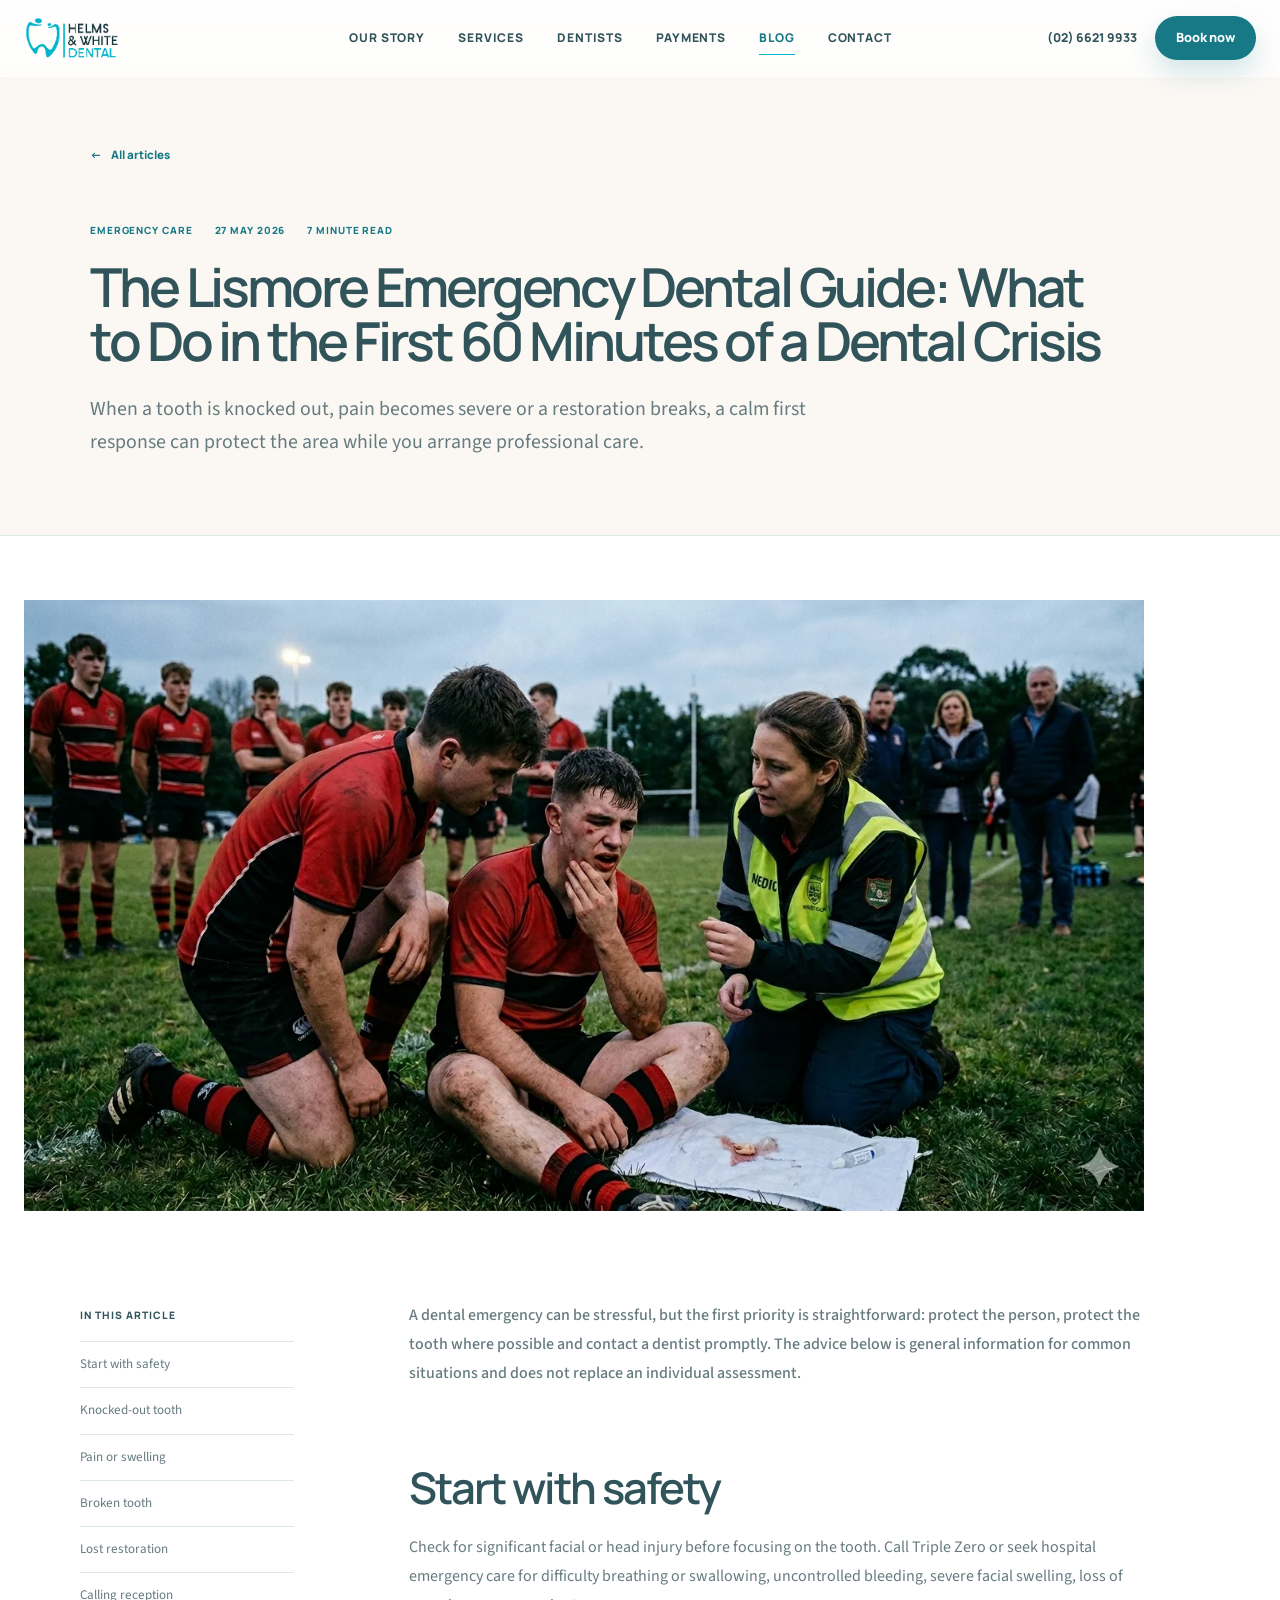
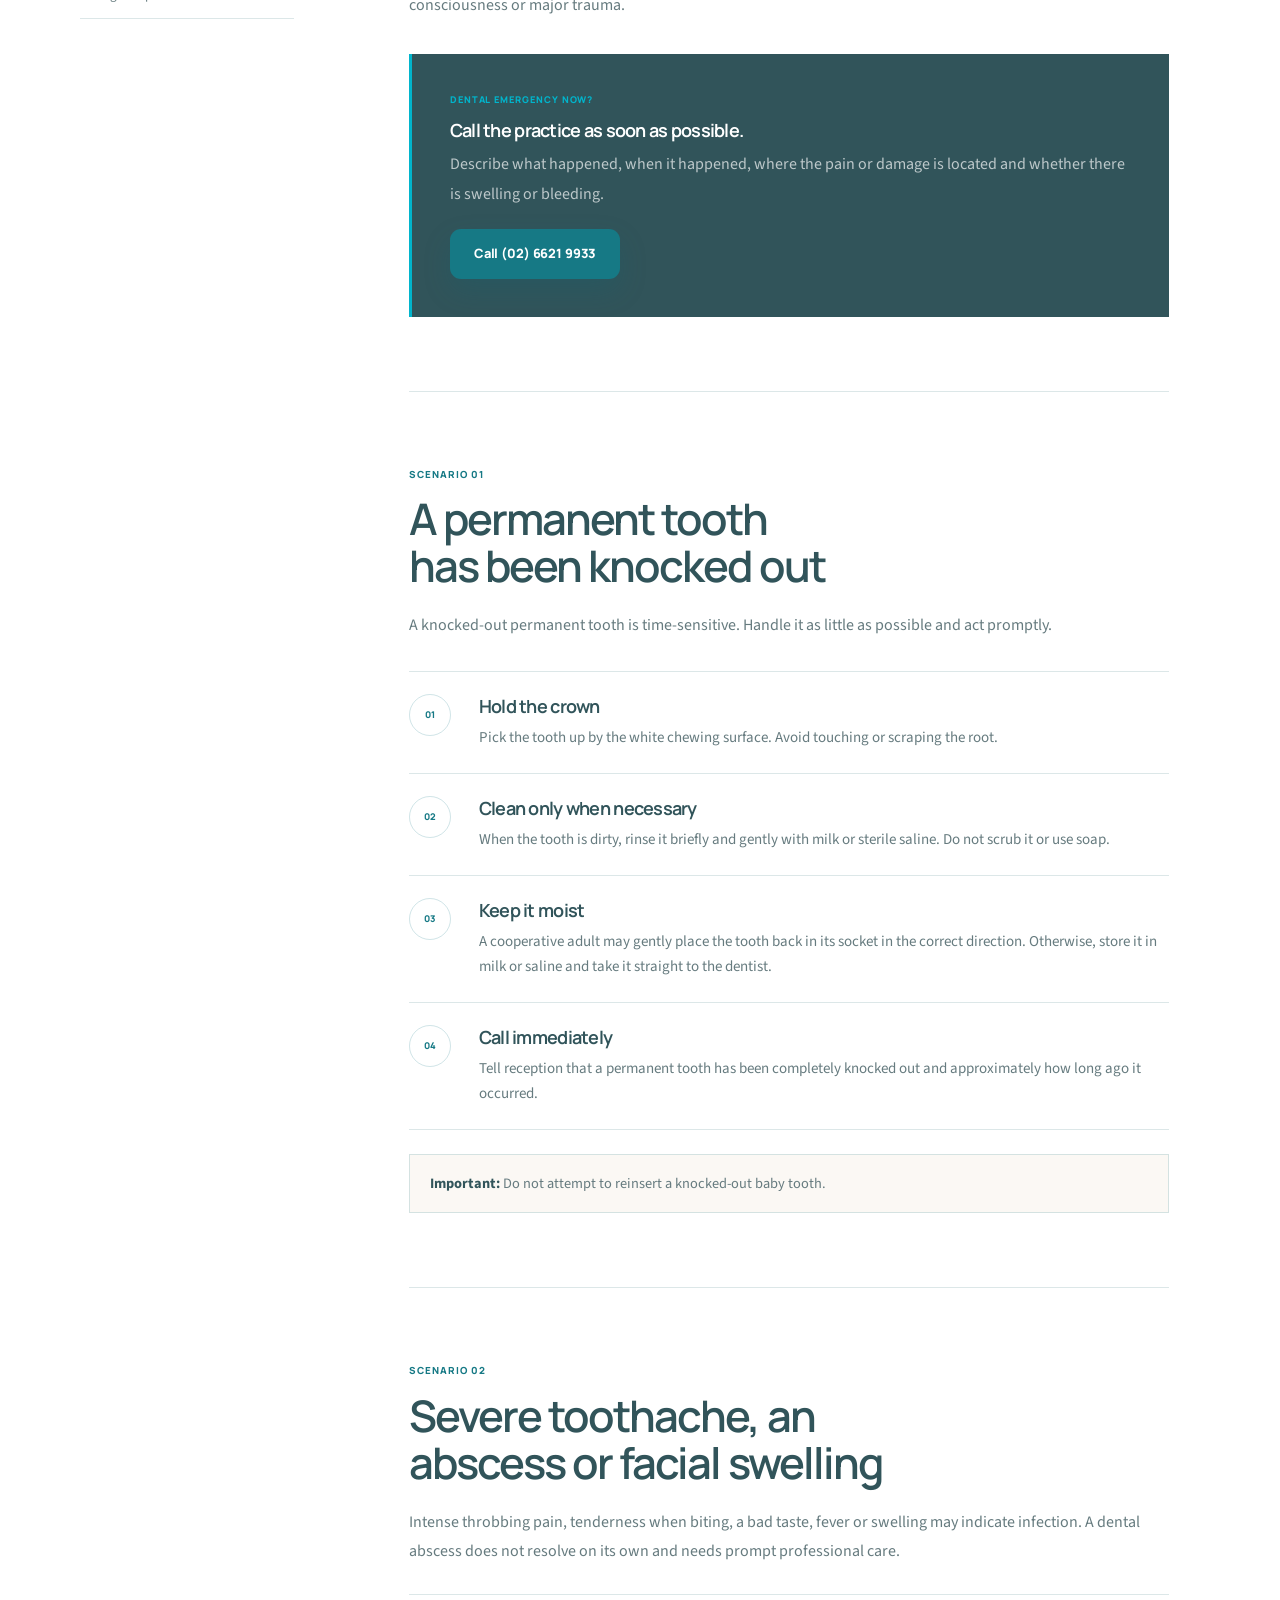
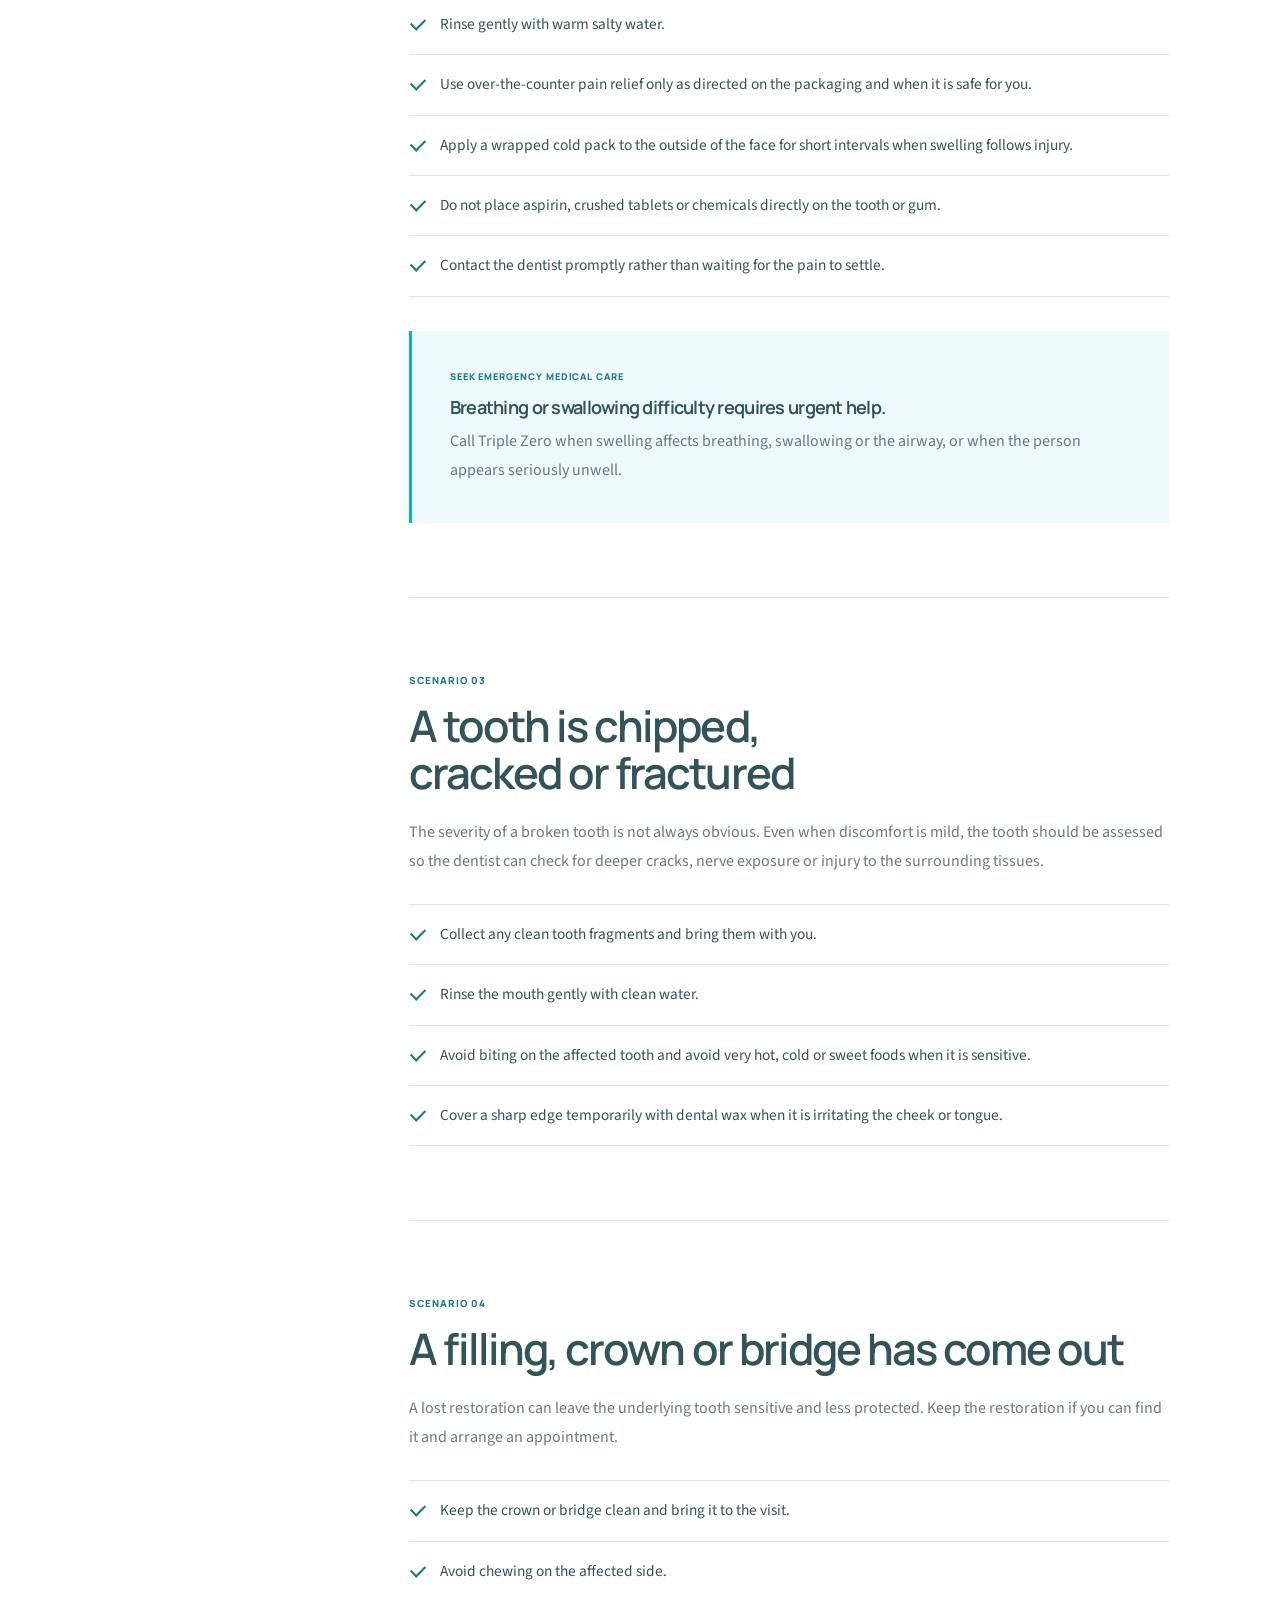
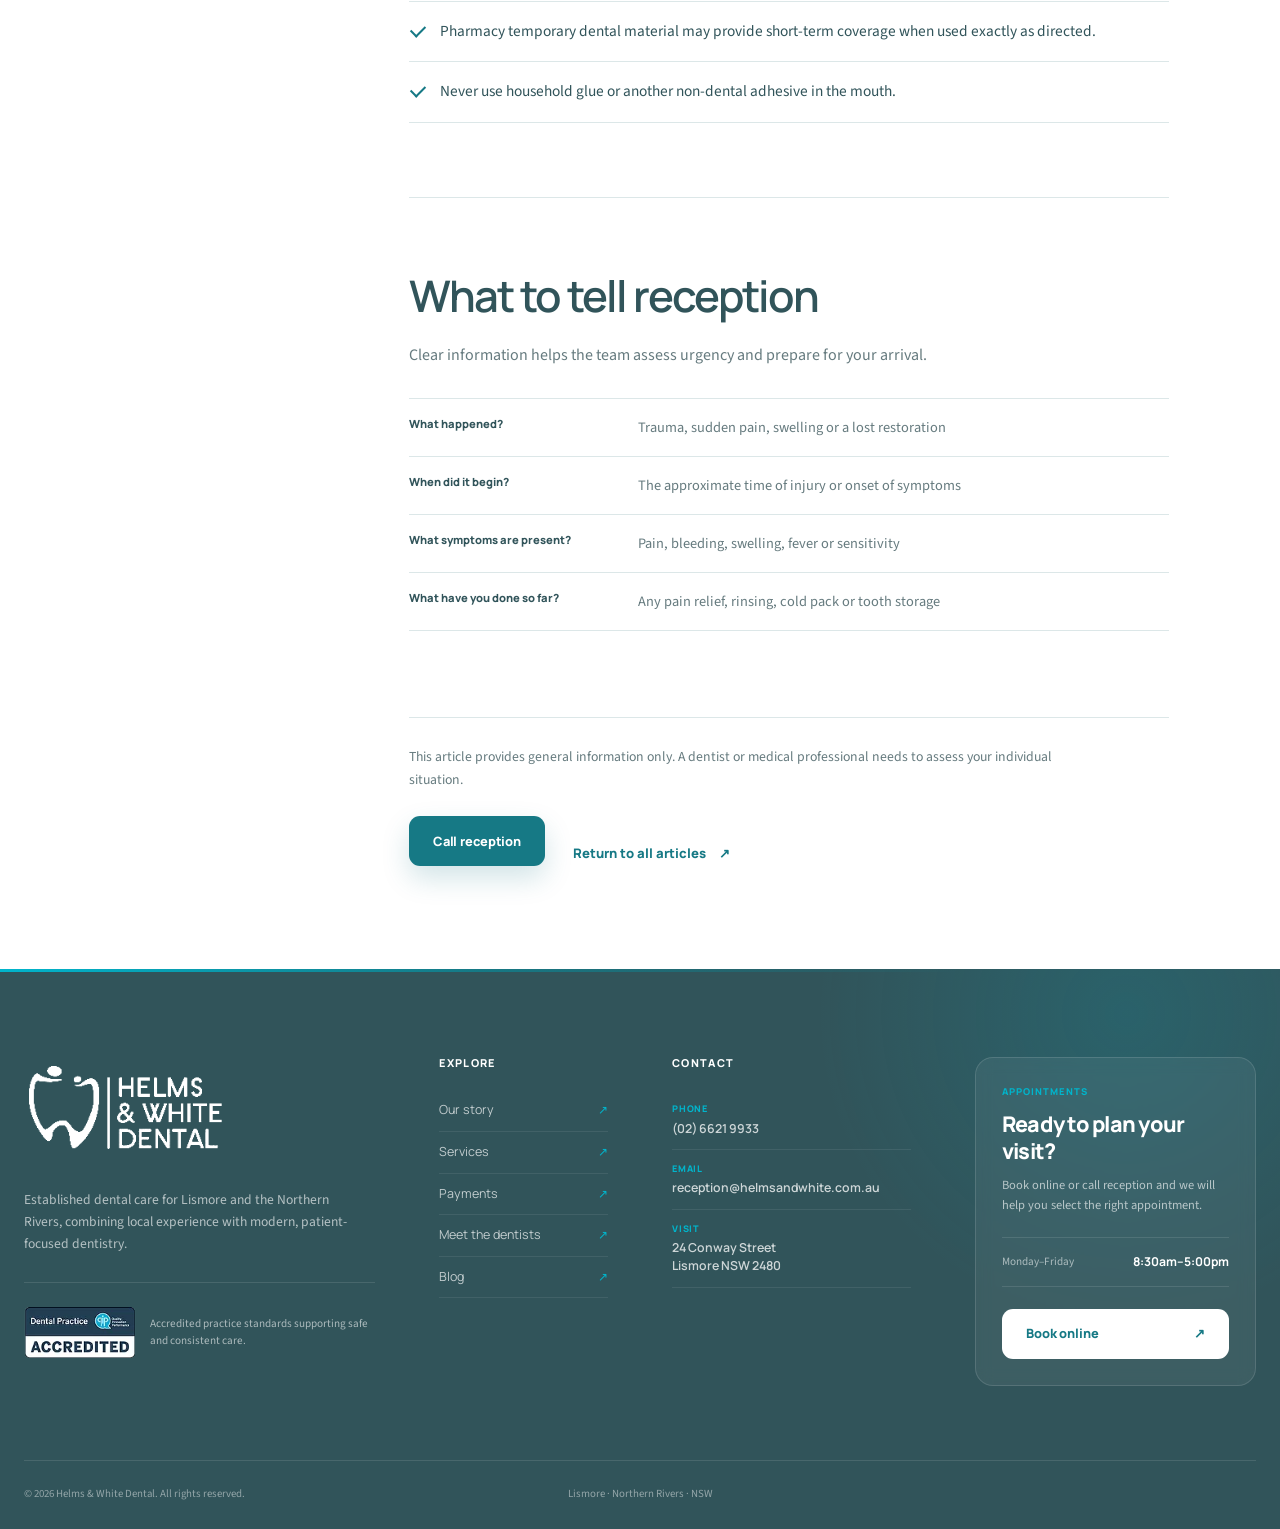
<file: pages/blog/emergency-dental-guide.html>
<!doctype html>
<html lang="en-AU">
  <head>
    <meta charset="utf-8" />
    <meta name="viewport" content="width=device-width, initial-scale=1" />

    <meta
      name="description"
      content="What to do during the first hour of a dental emergency, including a knocked-out tooth, severe pain or swelling, a broken tooth and a lost restoration."
    />
    <meta name="theme-color" content="#ffffff" />

    <title>The Lismore Emergency Dental Guide | Helms &amp; White Dental</title>
    <link rel="canonical" href="https://helmsandwhite.com.au/pages/blog/emergency-dental-guide.html" />

    <link rel="preconnect" href="https://fonts.googleapis.com" />
    <link rel="preconnect" href="https://fonts.gstatic.com" crossorigin />
    <link
      href="https://fonts.googleapis.com/css2?family=Manrope:wght@500;600;700;800&amp;family=Source+Sans+3:wght@400;500;600;700&amp;display=swap"
      rel="stylesheet"
    />

    <link rel="stylesheet" href="../../assets/css/main.css" />
    <link rel="stylesheet" href="../../assets/css/pages/blog.css" />

    <script type="application/ld+json">
      {
        "@context": "https://schema.org",
        "@type": "BlogPosting",
        "headline": "The Lismore Emergency Dental Guide: What to Do in the First 60 Minutes of a Dental Crisis",
        "datePublished": "2026-05-27",
        "author": {
          "@type": "Organization",
          "name": "Helms & White Dental"
        },
        "publisher": {
          "@type": "Dentist",
          "name": "Helms & White Dental"
        }
      }
    </script>
  </head>

  <body class="page-blog page-blog-article">
    <a class="skip-link" href="#main-content">Skip to main content</a>

    <header class="site-header" data-js="site-header">
      <div class="container site-header__inner">
        <a
          class="site-header__brand"
          href="/"
          aria-label="Helms and White Dental home"
        >
          <img
            src="../../assets/images/brand/logo-primary.png"
            alt="Helms &amp; White Dental"
            width="251"
            height="124"
          />
        </a>

        <button
          class="site-header__menu-toggle"
          type="button"
          aria-controls="site-navigation"
          aria-expanded="false"
          aria-label="Open navigation"
          data-js="menu-toggle"
        >
          <span class="sr-only">Toggle navigation</span>
          <span></span>
          <span></span>
          <span></span>
        </button>

        <nav
          class="site-nav"
          id="site-navigation"
          aria-label="Primary navigation"
          data-js="site-nav"
        >
          <a href="../our-story.html">Our story</a>
          <a href="../services.html">Services</a>
          <a href="../dentists.html">Dentists</a>
          <a href="../payments.html">Payments</a>
          <a href="../blog.html" aria-current="page">Blog</a>
          <a href="../contact.html">Contact</a>
        </nav>

        <div class="site-header__actions">
          <a
            class="site-header__phone"
            href="tel:+61266219933"
            aria-label="Call Helms and White Dental"
          >
            (02) 6621 9933
          </a>

          <a
            class="button button--primary site-header__cta"
            href="https://booking.au.hsone.app/soe/new?pid=AULHL01"
          >
            Book now
          </a>
        </div>
      </div>
    </header>

    <main id="main-content">
      <article class="article-page">
        <header class="article-header">
          <div class="container article-header__inner">
            <a class="article-header__back" href="../blog.html">
              <span aria-hidden="true">←</span>
              All articles
            </a>

            <div class="article-header__meta">
              <span>Emergency care</span>
              <time datetime="2026-05-27">27 May 2026</time>
              <span>7 minute read</span>
            </div>

            <h1>
              The Lismore Emergency Dental Guide: What to Do in the First 60
              Minutes of a Dental Crisis
            </h1>

            <p class="article-header__lead">
              When a tooth is knocked out, pain becomes severe or a restoration
              breaks, a calm first response can protect the area while you
              arrange professional care.
            </p>
          </div>
        </header>

        <div class="container article-feature">
          <figure class="article-feature__media">
            <img
              src="../../assets/images/home/blog/emergency-dental-guide.webp"
              alt="Emergency dental care guidance from Helms and White Dental"
              width="1024"
              height="559"
            />
          </figure>
        </div>

        <div class="container article-layout">
          <aside class="article-navigation" aria-label="Article contents">
            <p>In this article</p>
            <nav>
              <a href="#first-step">Start with safety</a>
              <a href="#knocked-out-tooth">Knocked-out tooth</a>
              <a href="#pain-or-swelling">Pain or swelling</a>
              <a href="#broken-tooth">Broken tooth</a>
              <a href="#lost-restoration">Lost restoration</a>
              <a href="#call-reception">Calling reception</a>
            </nav>
          </aside>

          <div class="article-content">
            <p class="article-content__intro">
              A dental emergency can be stressful, but the first priority is
              straightforward: protect the person, protect the tooth where
              possible and contact a dentist promptly. The advice below is
              general information for common situations and does not replace an
              individual assessment.
            </p>

            <section id="first-step">
              <h2>Start with safety</h2>

              <p>
                Check for significant facial or head injury before focusing on
                the tooth. Call Triple Zero or seek hospital emergency care for
                difficulty breathing or swallowing, uncontrolled bleeding,
                severe facial swelling, loss of consciousness or major trauma.
              </p>

              <div class="article-callout article-callout--urgent">
                <p class="article-callout__label">Dental emergency now?</p>
                <h3>Call the practice as soon as possible.</h3>
                <p>
                  Describe what happened, when it happened, where the pain or
                  damage is located and whether there is swelling or bleeding.
                </p>
                <a class="button button--primary" href="tel:+61266219933">
                  Call (02) 6621 9933
                </a>
              </div>
            </section>

            <section id="knocked-out-tooth">
              <p class="article-section-label">Scenario 01</p>
              <h2>A permanent tooth has been knocked out</h2>

              <p>
                A knocked-out permanent tooth is time-sensitive. Handle it as
                little as possible and act promptly.
              </p>

              <ol class="article-steps">
                <li>
                  <span>01</span>
                  <div>
                    <h3>Hold the crown</h3>
                    <p>
                      Pick the tooth up by the white chewing surface. Avoid
                      touching or scraping the root.
                    </p>
                  </div>
                </li>
                <li>
                  <span>02</span>
                  <div>
                    <h3>Clean only when necessary</h3>
                    <p>
                      When the tooth is dirty, rinse it briefly and gently with
                      milk or sterile saline. Do not scrub it or use soap.
                    </p>
                  </div>
                </li>
                <li>
                  <span>03</span>
                  <div>
                    <h3>Keep it moist</h3>
                    <p>
                      A cooperative adult may gently place the tooth back in its
                      socket in the correct direction. Otherwise, store it in
                      milk or saline and take it straight to the dentist.
                    </p>
                  </div>
                </li>
                <li>
                  <span>04</span>
                  <div>
                    <h3>Call immediately</h3>
                    <p>
                      Tell reception that a permanent tooth has been completely
                      knocked out and approximately how long ago it occurred.
                    </p>
                  </div>
                </li>
              </ol>

              <div class="article-note">
                <strong>Important:</strong>
                Do not attempt to reinsert a knocked-out baby tooth.
              </div>
            </section>

            <section id="pain-or-swelling">
              <p class="article-section-label">Scenario 02</p>
              <h2>Severe toothache, an abscess or facial swelling</h2>

              <p>
                Intense throbbing pain, tenderness when biting, a bad taste,
                fever or swelling may indicate infection. A dental abscess does
                not resolve on its own and needs prompt professional care.
              </p>

              <ul class="article-checklist">
                <li>Rinse gently with warm salty water.</li>
                <li>
                  Use over-the-counter pain relief only as directed on the
                  packaging and when it is safe for you.
                </li>
                <li>
                  Apply a wrapped cold pack to the outside of the face for short
                  intervals when swelling follows injury.
                </li>
                <li>
                  Do not place aspirin, crushed tablets or chemicals directly on
                  the tooth or gum.
                </li>
                <li>
                  Contact the dentist promptly rather than waiting for the pain
                  to settle.
                </li>
              </ul>

              <div class="article-callout">
                <p class="article-callout__label">
                  Seek emergency medical care
                </p>
                <h3>
                  Breathing or swallowing difficulty requires urgent help.
                </h3>
                <p>
                  Call Triple Zero when swelling affects breathing, swallowing
                  or the airway, or when the person appears seriously unwell.
                </p>
              </div>
            </section>

            <section id="broken-tooth">
              <p class="article-section-label">Scenario 03</p>
              <h2>A tooth is chipped, cracked or fractured</h2>

              <p>
                The severity of a broken tooth is not always obvious. Even when
                discomfort is mild, the tooth should be assessed so the dentist
                can check for deeper cracks, nerve exposure or injury to the
                surrounding tissues.
              </p>

              <ul class="article-checklist">
                <li>
                  Collect any clean tooth fragments and bring them with you.
                </li>
                <li>Rinse the mouth gently with clean water.</li>
                <li>
                  Avoid biting on the affected tooth and avoid very hot, cold or
                  sweet foods when it is sensitive.
                </li>
                <li>
                  Cover a sharp edge temporarily with dental wax when it is
                  irritating the cheek or tongue.
                </li>
              </ul>
            </section>

            <section id="lost-restoration">
              <p class="article-section-label">Scenario 04</p>
              <h2>A filling, crown or bridge has come out</h2>

              <p>
                A lost restoration can leave the underlying tooth sensitive and
                less protected. Keep the restoration if you can find it and
                arrange an appointment.
              </p>

              <ul class="article-checklist">
                <li>
                  Keep the crown or bridge clean and bring it to the visit.
                </li>
                <li>Avoid chewing on the affected side.</li>
                <li>
                  Pharmacy temporary dental material may provide short-term
                  coverage when used exactly as directed.
                </li>
                <li>
                  Never use household glue or another non-dental adhesive in the
                  mouth.
                </li>
              </ul>
            </section>

            <section id="call-reception">
              <h2>What to tell reception</h2>

              <p>
                Clear information helps the team assess urgency and prepare for
                your arrival.
              </p>

              <dl class="article-facts">
                <div>
                  <dt>What happened?</dt>
                  <dd>Trauma, sudden pain, swelling or a lost restoration</dd>
                </div>
                <div>
                  <dt>When did it begin?</dt>
                  <dd>The approximate time of injury or onset of symptoms</dd>
                </div>
                <div>
                  <dt>What symptoms are present?</dt>
                  <dd>Pain, bleeding, swelling, fever or sensitivity</dd>
                </div>
                <div>
                  <dt>What have you done so far?</dt>
                  <dd>Any pain relief, rinsing, cold pack or tooth storage</dd>
                </div>
              </dl>
            </section>

            <footer class="article-footer">
              <p>
                This article provides general information only. A dentist or
                medical professional needs to assess your individual situation.
              </p>

              <div class="article-footer__actions">
                <a class="button button--primary" href="tel:+61266219933">
                  Call reception
                </a>
                <a class="text-link" href="../blog.html">
                  Return to all articles
                  <span aria-hidden="true">↗</span>
                </a>
              </div>
            </footer>
          </div>
        </div>
      </article>
    </main>

    <footer class="site-footer">
      <div class="container site-footer__main">
        <div class="site-footer__brand">
          <a
            class="site-footer__logo"
            href="/"
            aria-label="Helms and White Dental home"
          >
            <img
              src="../../assets/images/brand/logo-reversed.png"
              alt="Helms &amp; White Dental"
              width="251"
              height="124"
            />
          </a>

          <p>
            Established dental care for Lismore and the Northern Rivers,
            combining local experience with modern, patient-focused dentistry.
          </p>

          <div class="site-footer__accreditation">
            <img
              src="../../assets/images/brand/accreditation-badge.png"
              alt="Dental Practice Accredited by Quality Innovation Performance"
              width="162"
              height="79"
              loading="lazy"
              decoding="async"
            />
            <span>
              Accredited practice standards supporting safe and consistent care.
            </span>
          </div>
        </div>

        <nav class="site-footer__links" aria-label="Footer navigation">
          <h2>Explore</h2>

          <a href="../our-story.html">
            <span>Our story</span>
            <i aria-hidden="true">↗</i>
          </a>

          <a href="../services.html">
            <span>Services</span>
            <i aria-hidden="true">↗</i>
          </a>

          <a href="../payments.html">
            <span>Payments</span>
            <i aria-hidden="true">↗</i>
          </a>

          <a href="../dentists.html">
            <span>Meet the dentists</span>
            <i aria-hidden="true">↗</i>
          </a>

          <a href="../blog.html">
            <span>Blog</span>
            <i aria-hidden="true">↗</i>
          </a>
        </nav>

        <div class="site-footer__contact">
          <h2>Contact</h2>

          <a href="tel:+61266219933">
            <small>Phone</small>
            <strong>(02) 6621 9933</strong>
          </a>

          <a href="mailto:reception@helmsandwhite.com.au">
            <small>Email</small>
            <strong>reception@helmsandwhite.com.au</strong>
          </a>

          <a
            href="https://maps.google.com/?q=24+Conway+Street+Lismore+NSW+2480"
            target="_blank"
            rel="noopener"
          >
            <small>Visit</small>
            <strong>
              24 Conway Street<br />
              Lismore NSW 2480
            </strong>
          </a>
        </div>

        <div class="site-footer__booking">
          <p class="site-footer__booking-label">Appointments</p>
          <h2>Ready to plan your visit?</h2>
          <p>
            Book online or call reception and we will help you select the right
            appointment.
          </p>

          <div class="site-footer__hours">
            <span>Monday–Friday</span>
            <strong>8:30am–5:00pm</strong>
          </div>

          <a
            class="button button--white button--full"
            href="../booking.html"
          >
            Book online
            <span aria-hidden="true">↗</span>
          </a>
        </div>
      </div>

      <div class="container site-footer__bottom">
        <p>
          © <span id="current-year" data-js="current-year">2026</span>
          Helms &amp; White Dental. All rights reserved.
        </p>

        <p class="site-footer__location">Lismore · Northern Rivers · NSW</p>

        <div class="site-footer__legal">
        </div>
      </div>
    </footer>

    <div class="mobile-actions" aria-label="Quick booking actions">
      <a href="tel:+61266219933">Call clinic</a>
      <a href="../booking.html">
        Book online
      </a>
    </div>

    <script src="../../assets/js/site.js" defer></script>
  </body>
</html>
</file>
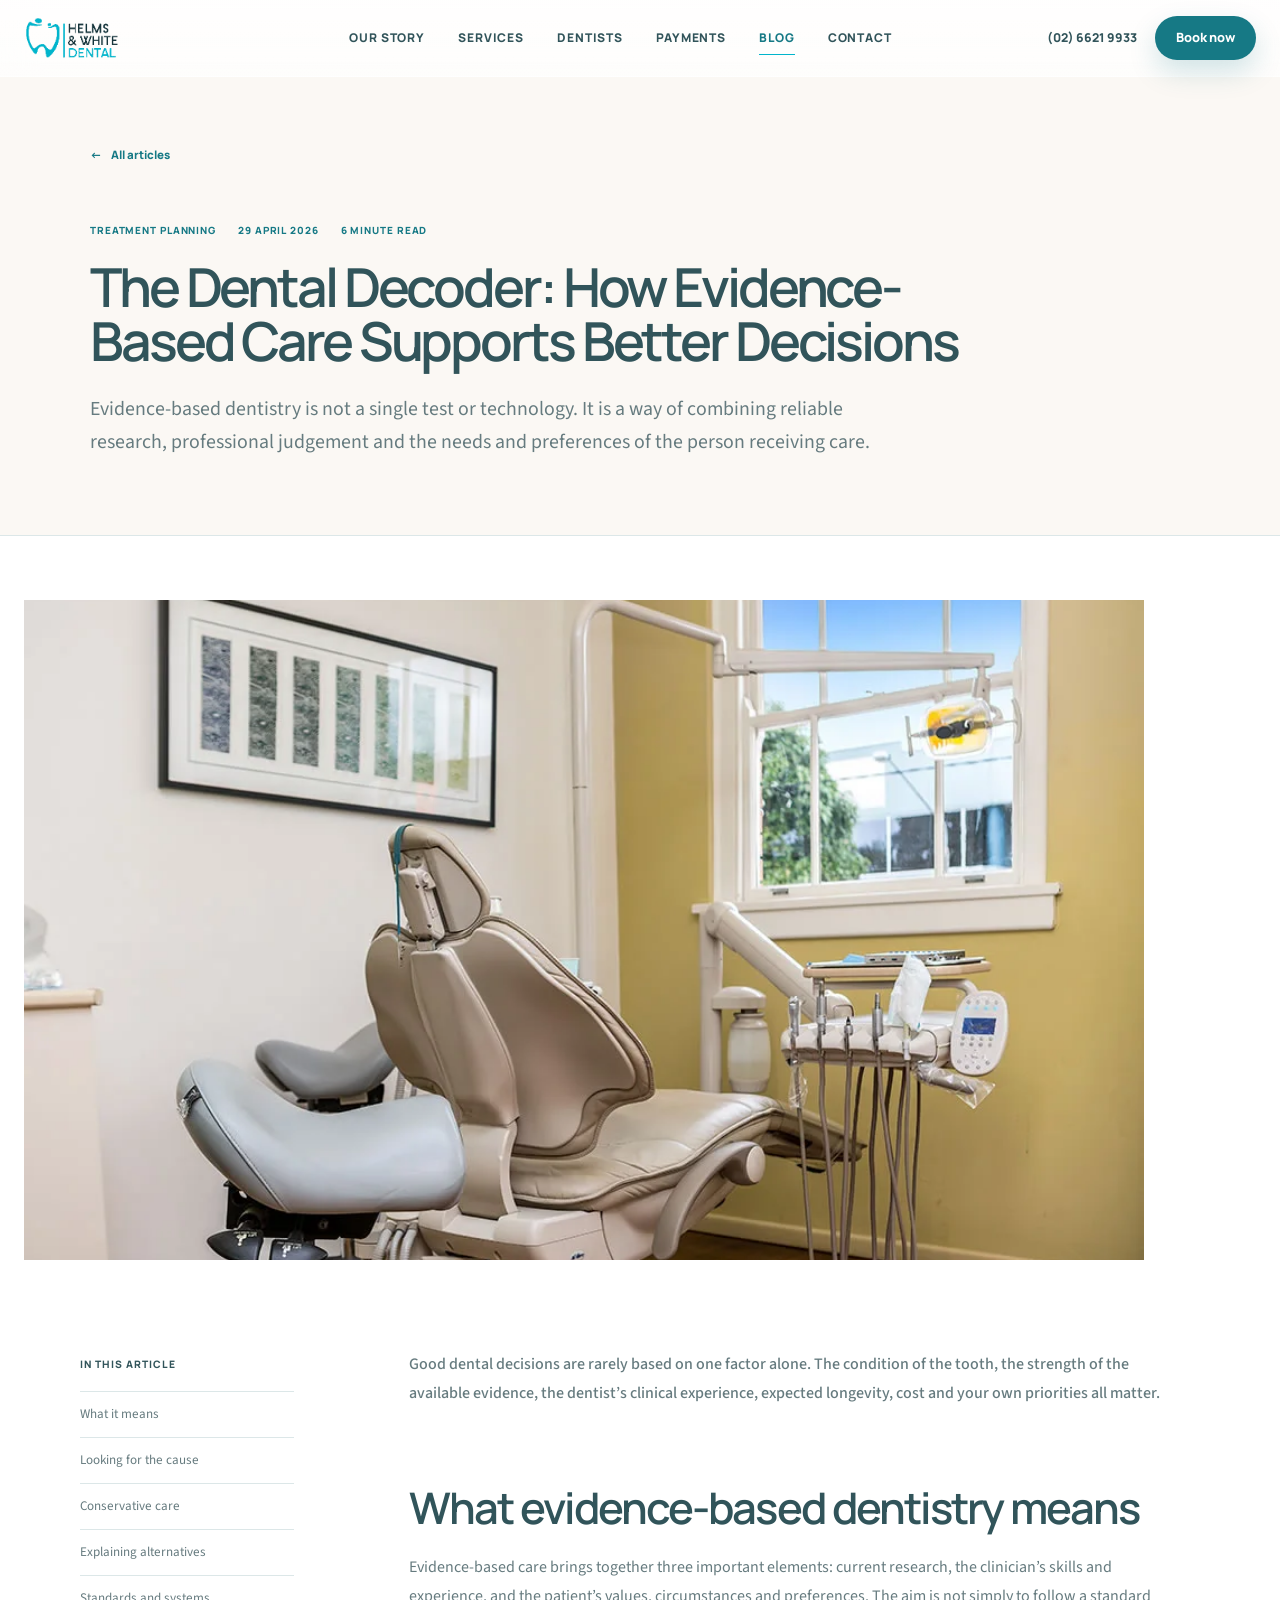
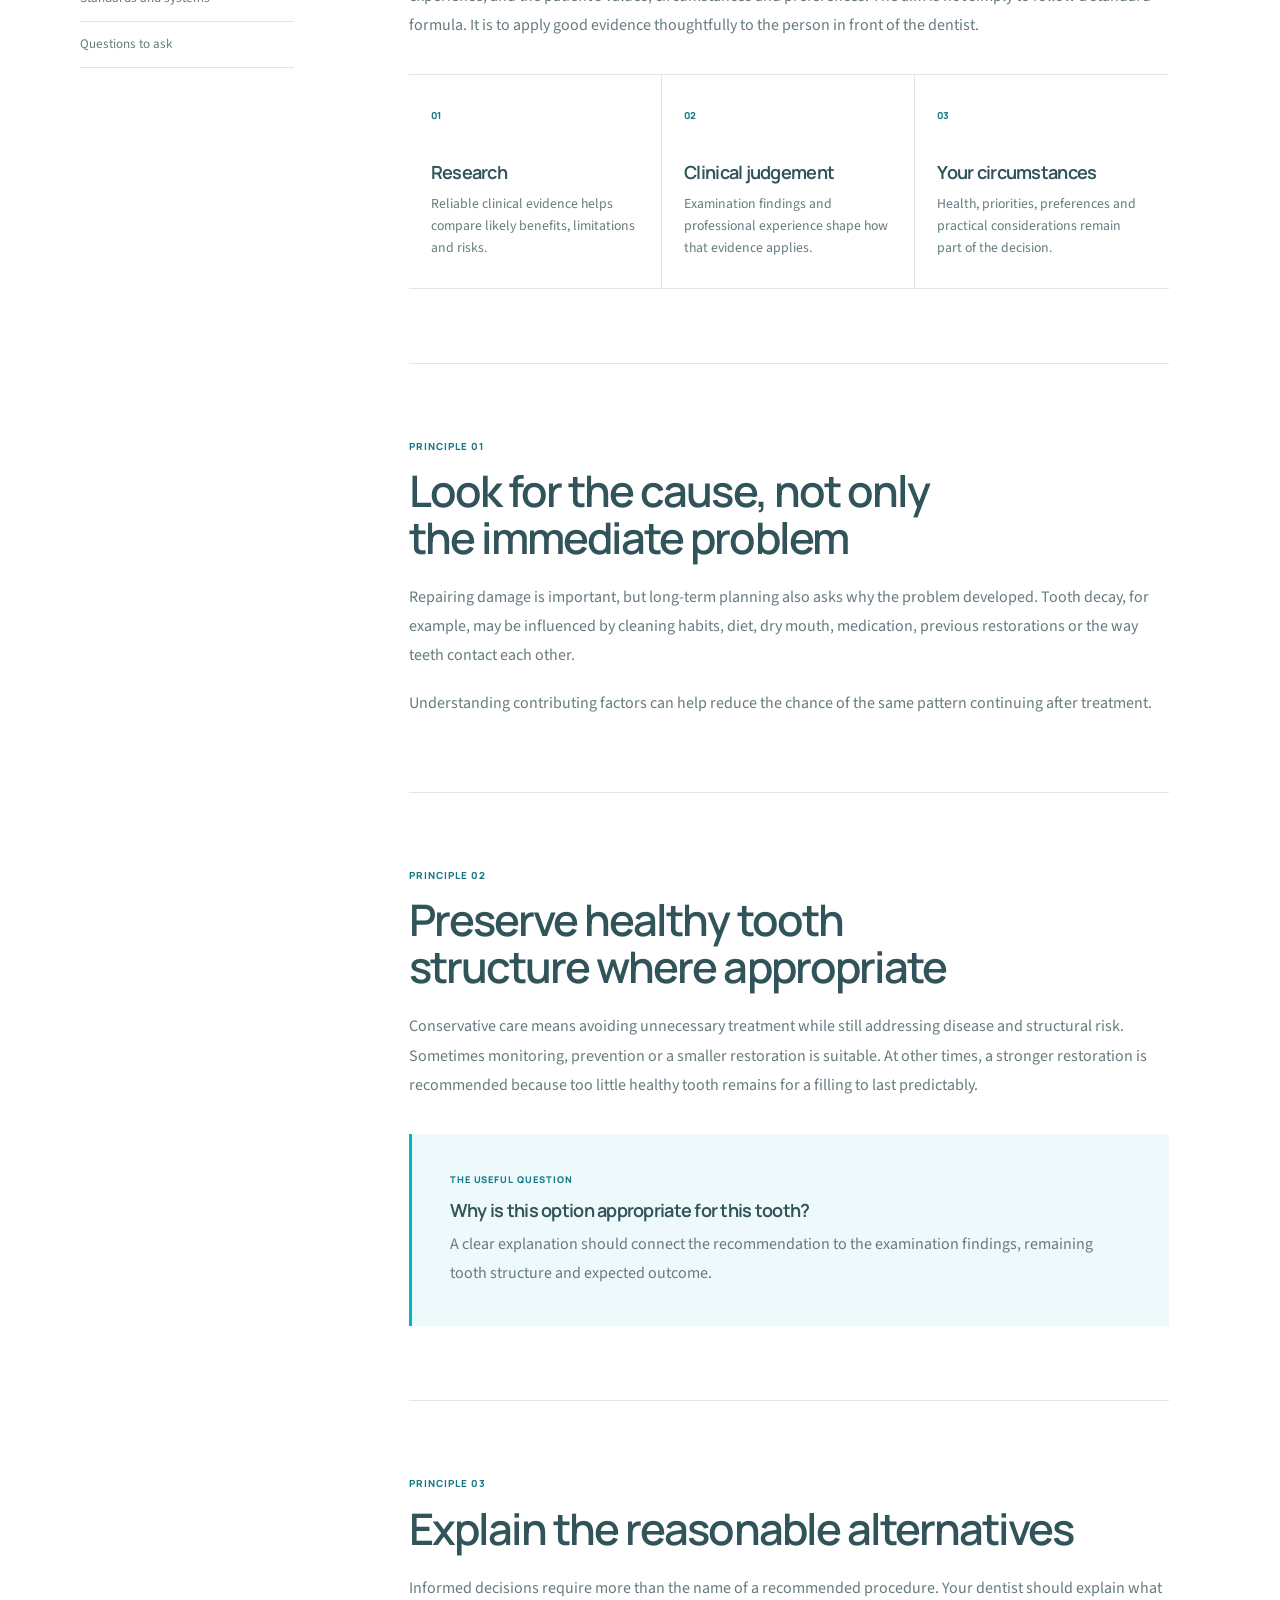
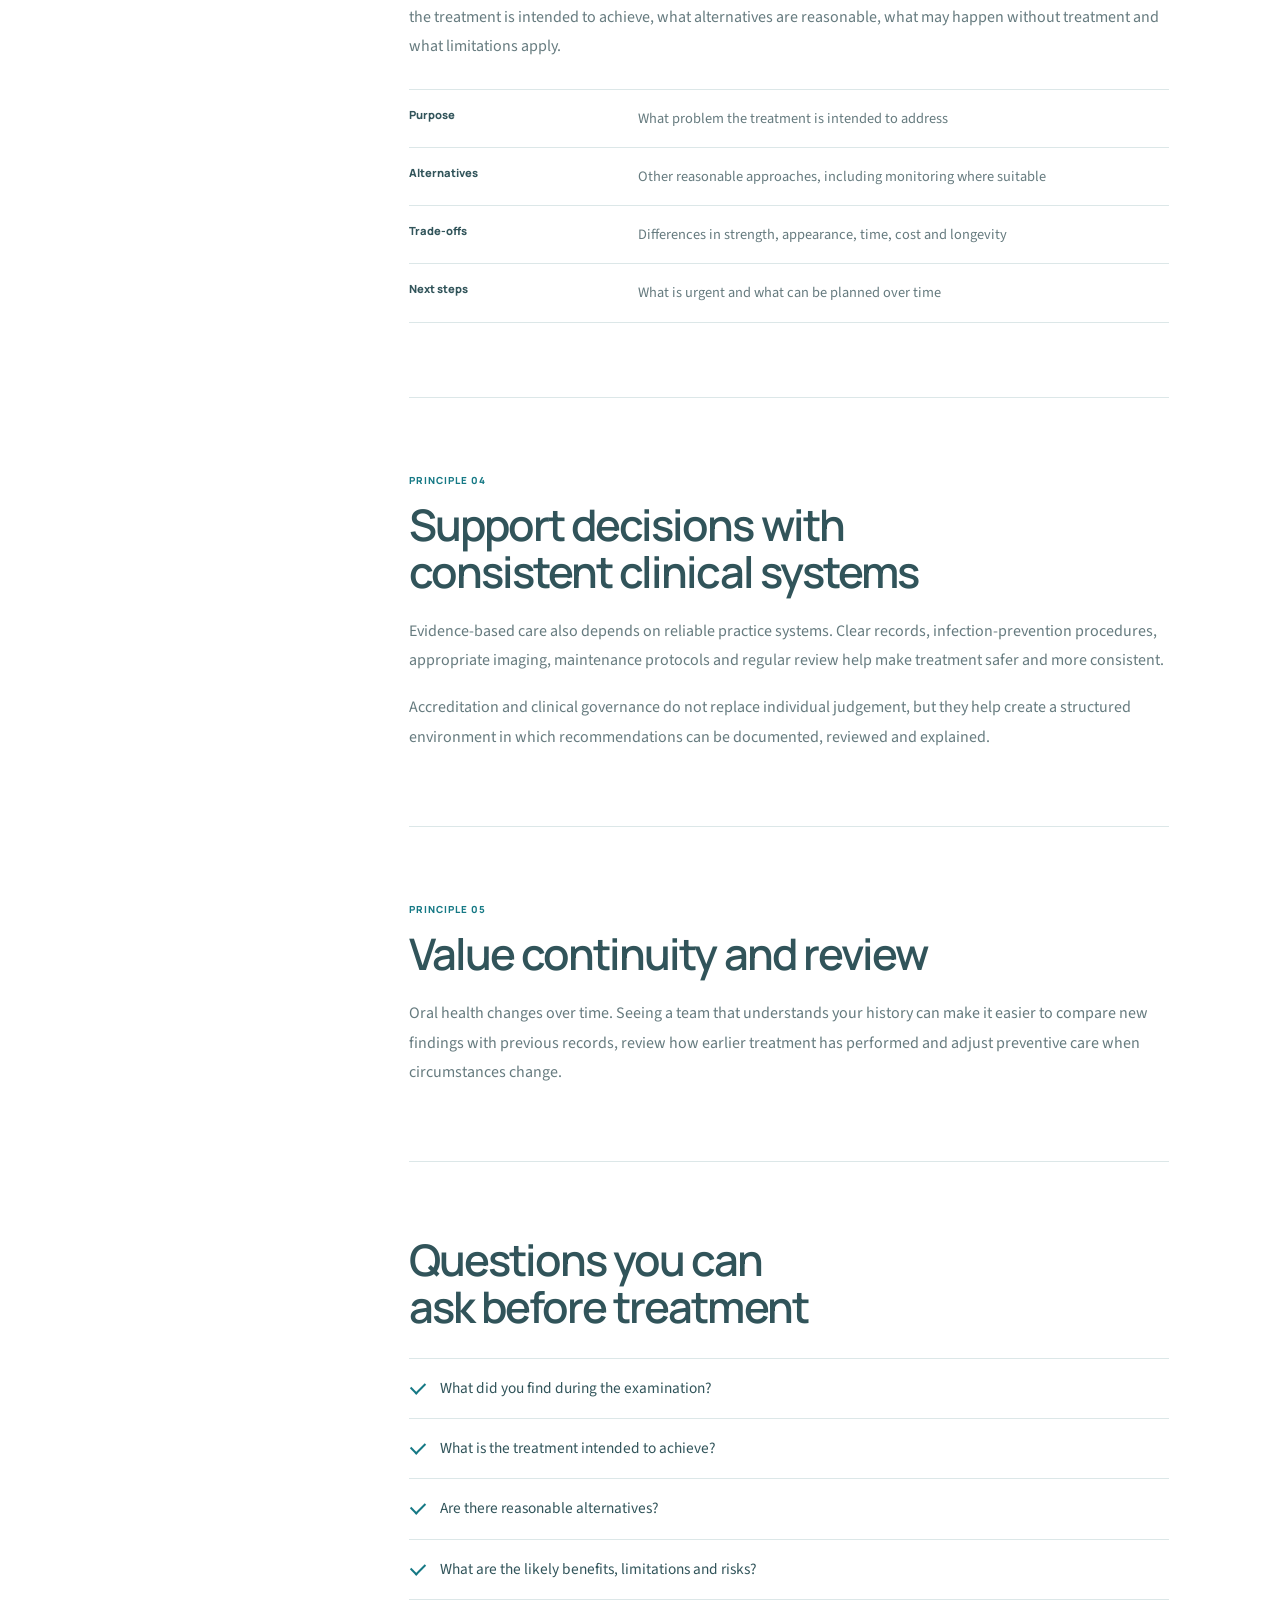
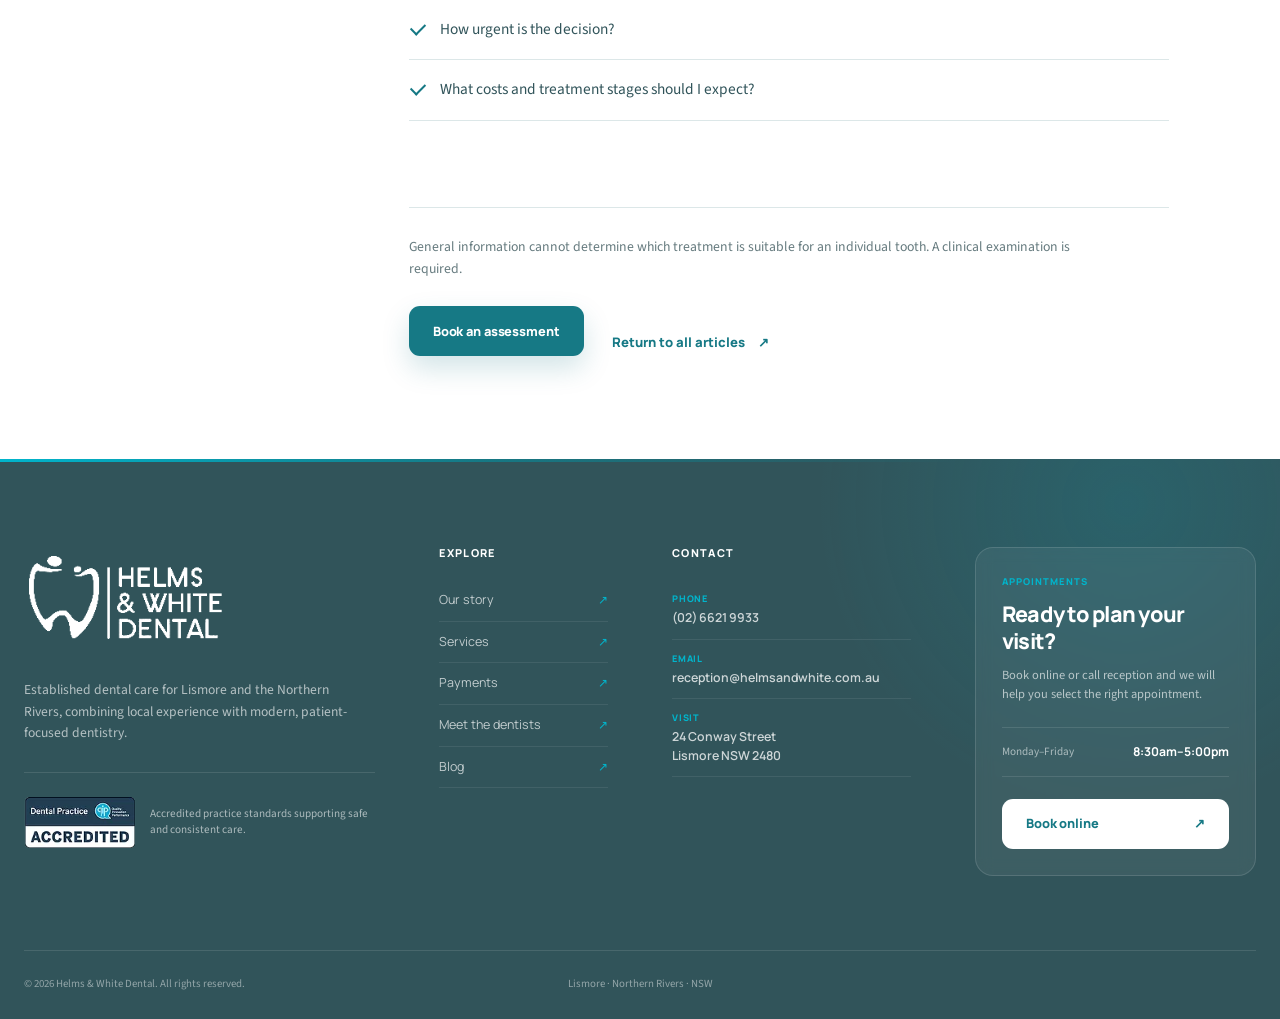
<file: pages/blog/evidence-based-care.html>
<!doctype html>
<html lang="en-AU">
  <head>
    <meta charset="utf-8" />
    <meta name="viewport" content="width=device-width, initial-scale=1" />

    <meta
      name="description"
      content="Learn how evidence, clinical experience and patient preferences support clear, conservative and personalised dental treatment planning."
    />
    <meta name="theme-color" content="#ffffff" />

    <title>
      Understanding Evidence-Based Dental Care | Helms &amp; White Dental
    </title>
    <link rel="canonical" href="https://helmsandwhite.com.au/pages/blog/evidence-based-care.html" />

    <link rel="preconnect" href="https://fonts.googleapis.com" />
    <link rel="preconnect" href="https://fonts.gstatic.com" crossorigin />
    <link
      href="https://fonts.googleapis.com/css2?family=Manrope:wght@500;600;700;800&amp;family=Source+Sans+3:wght@400;500;600;700&amp;display=swap"
      rel="stylesheet"
    />

    <link rel="stylesheet" href="../../assets/css/main.css" />
    <link rel="stylesheet" href="../../assets/css/pages/blog.css" />

    <script type="application/ld+json">
      {
        "@context": "https://schema.org",
        "@type": "BlogPosting",
        "headline": "The Dental Decoder: How Evidence-Based Care Supports Better Decisions",
        "datePublished": "2026-04-29",
        "author": {
          "@type": "Organization",
          "name": "Helms & White Dental"
        },
        "publisher": {
          "@type": "Dentist",
          "name": "Helms & White Dental"
        }
      }
    </script>
  </head>

  <body class="page-blog page-blog-article">
    <a class="skip-link" href="#main-content">Skip to main content</a>

    <header class="site-header" data-js="site-header">
      <div class="container site-header__inner">
        <a
          class="site-header__brand"
          href="/"
          aria-label="Helms and White Dental home"
        >
          <img
            src="../../assets/images/brand/logo-primary.png"
            alt="Helms &amp; White Dental"
            width="251"
            height="124"
          />
        </a>

        <button
          class="site-header__menu-toggle"
          type="button"
          aria-controls="site-navigation"
          aria-expanded="false"
          aria-label="Open navigation"
          data-js="menu-toggle"
        >
          <span class="sr-only">Toggle navigation</span>
          <span></span>
          <span></span>
          <span></span>
        </button>

        <nav
          class="site-nav"
          id="site-navigation"
          aria-label="Primary navigation"
          data-js="site-nav"
        >
          <a href="../our-story.html">Our story</a>
          <a href="../services.html">Services</a>
          <a href="../dentists.html">Dentists</a>
          <a href="../payments.html">Payments</a>
          <a href="../blog.html" aria-current="page">Blog</a>
          <a href="../contact.html">Contact</a>
        </nav>

        <div class="site-header__actions">
          <a
            class="site-header__phone"
            href="tel:+61266219933"
            aria-label="Call Helms and White Dental"
          >
            (02) 6621 9933
          </a>

          <a
            class="button button--primary site-header__cta"
            href="https://booking.au.hsone.app/soe/new?pid=AULHL01"
          >
            Book now
          </a>
        </div>
      </div>
    </header>

    <main id="main-content">
      <article class="article-page">
        <header class="article-header">
          <div class="container article-header__inner">
            <a class="article-header__back" href="../blog.html">
              <span aria-hidden="true">←</span>
              All articles
            </a>

            <div class="article-header__meta">
              <span>Treatment planning</span>
              <time datetime="2026-04-29">29 April 2026</time>
              <span>6 minute read</span>
            </div>

            <h1>
              The Dental Decoder: How Evidence-Based Care Supports Better
              Decisions
            </h1>

            <p class="article-header__lead">
              Evidence-based dentistry is not a single test or technology. It is
              a way of combining reliable research, professional judgement and
              the needs and preferences of the person receiving care.
            </p>
          </div>
        </header>

        <div class="container article-feature">
          <figure class="article-feature__media">
            <img
              src="../../assets/images/home/blog/evidence-based-care.webp"
              alt="Dentist discussing evidence-based treatment options with a patient"
              width="1024"
              height="683"
            />
          </figure>
        </div>

        <div class="container article-layout">
          <aside class="article-navigation" aria-label="Article contents">
            <p>In this article</p>
            <nav>
              <a href="#what-it-means">What it means</a>
              <a href="#cause-not-only-symptom">Looking for the cause</a>
              <a href="#conservative-care">Conservative care</a>
              <a href="#alternatives">Explaining alternatives</a>
              <a href="#systems">Standards and systems</a>
              <a href="#questions">Questions to ask</a>
            </nav>
          </aside>

          <div class="article-content">
            <p class="article-content__intro">
              Good dental decisions are rarely based on one factor alone. The
              condition of the tooth, the strength of the available evidence,
              the dentist’s clinical experience, expected longevity, cost and
              your own priorities all matter.
            </p>

            <section id="what-it-means">
              <h2>What evidence-based dentistry means</h2>

              <p>
                Evidence-based care brings together three important elements:
                current research, the clinician’s skills and experience, and the
                patient’s values, circumstances and preferences. The aim is not
                simply to follow a standard formula. It is to apply good
                evidence thoughtfully to the person in front of the dentist.
              </p>

              <div class="evidence-principles">
                <article>
                  <span>01</span>
                  <h3>Research</h3>
                  <p>
                    Reliable clinical evidence helps compare likely benefits,
                    limitations and risks.
                  </p>
                </article>

                <article>
                  <span>02</span>
                  <h3>Clinical judgement</h3>
                  <p>
                    Examination findings and professional experience shape how
                    that evidence applies.
                  </p>
                </article>

                <article>
                  <span>03</span>
                  <h3>Your circumstances</h3>
                  <p>
                    Health, priorities, preferences and practical considerations
                    remain part of the decision.
                  </p>
                </article>
              </div>
            </section>

            <section id="cause-not-only-symptom">
              <p class="article-section-label">Principle 01</p>
              <h2>Look for the cause, not only the immediate problem</h2>

              <p>
                Repairing damage is important, but long-term planning also asks
                why the problem developed. Tooth decay, for example, may be
                influenced by cleaning habits, diet, dry mouth, medication,
                previous restorations or the way teeth contact each other.
              </p>

              <p>
                Understanding contributing factors can help reduce the chance of
                the same pattern continuing after treatment.
              </p>
            </section>

            <section id="conservative-care">
              <p class="article-section-label">Principle 02</p>
              <h2>Preserve healthy tooth structure where appropriate</h2>

              <p>
                Conservative care means avoiding unnecessary treatment while
                still addressing disease and structural risk. Sometimes
                monitoring, prevention or a smaller restoration is suitable. At
                other times, a stronger restoration is recommended because too
                little healthy tooth remains for a filling to last predictably.
              </p>

              <div class="article-callout">
                <p class="article-callout__label">The useful question</p>
                <h3>Why is this option appropriate for this tooth?</h3>
                <p>
                  A clear explanation should connect the recommendation to the
                  examination findings, remaining tooth structure and expected
                  outcome.
                </p>
              </div>
            </section>

            <section id="alternatives">
              <p class="article-section-label">Principle 03</p>
              <h2>Explain the reasonable alternatives</h2>

              <p>
                Informed decisions require more than the name of a recommended
                procedure. Your dentist should explain what the treatment is
                intended to achieve, what alternatives are reasonable, what may
                happen without treatment and what limitations apply.
              </p>

              <dl class="article-facts">
                <div>
                  <dt>Purpose</dt>
                  <dd>What problem the treatment is intended to address</dd>
                </div>
                <div>
                  <dt>Alternatives</dt>
                  <dd>
                    Other reasonable approaches, including monitoring where
                    suitable
                  </dd>
                </div>
                <div>
                  <dt>Trade-offs</dt>
                  <dd>
                    Differences in strength, appearance, time, cost and
                    longevity
                  </dd>
                </div>
                <div>
                  <dt>Next steps</dt>
                  <dd>What is urgent and what can be planned over time</dd>
                </div>
              </dl>
            </section>

            <section id="systems">
              <p class="article-section-label">Principle 04</p>
              <h2>Support decisions with consistent clinical systems</h2>

              <p>
                Evidence-based care also depends on reliable practice systems.
                Clear records, infection-prevention procedures, appropriate
                imaging, maintenance protocols and regular review help make
                treatment safer and more consistent.
              </p>

              <p>
                Accreditation and clinical governance do not replace individual
                judgement, but they help create a structured environment in
                which recommendations can be documented, reviewed and explained.
              </p>
            </section>

            <section>
              <p class="article-section-label">Principle 05</p>
              <h2>Value continuity and review</h2>

              <p>
                Oral health changes over time. Seeing a team that understands
                your history can make it easier to compare new findings with
                previous records, review how earlier treatment has performed and
                adjust preventive care when circumstances change.
              </p>
            </section>

            <section id="questions">
              <h2>Questions you can ask before treatment</h2>

              <ul class="article-checklist">
                <li>What did you find during the examination?</li>
                <li>What is the treatment intended to achieve?</li>
                <li>Are there reasonable alternatives?</li>
                <li>What are the likely benefits, limitations and risks?</li>
                <li>How urgent is the decision?</li>
                <li>What costs and treatment stages should I expect?</li>
              </ul>
            </section>

            <footer class="article-footer">
              <p>
                General information cannot determine which treatment is suitable
                for an individual tooth. A clinical examination is required.
              </p>

              <div class="article-footer__actions">
                <a
                  class="button button--primary"
                  href="https://booking.au.hsone.app/soe/new?pid=AULHL01"
                >
                  Book an assessment
                </a>
                <a class="text-link" href="../blog.html">
                  Return to all articles
                  <span aria-hidden="true">↗</span>
                </a>
              </div>
            </footer>
          </div>
        </div>
      </article>
    </main>

    <footer class="site-footer">
      <div class="container site-footer__main">
        <div class="site-footer__brand">
          <a
            class="site-footer__logo"
            href="/"
            aria-label="Helms and White Dental home"
          >
            <img
              src="../../assets/images/brand/logo-reversed.png"
              alt="Helms &amp; White Dental"
              width="251"
              height="124"
            />
          </a>

          <p>
            Established dental care for Lismore and the Northern Rivers,
            combining local experience with modern, patient-focused dentistry.
          </p>

          <div class="site-footer__accreditation">
            <img
              src="../../assets/images/brand/accreditation-badge.png"
              alt="Dental Practice Accredited by Quality Innovation Performance"
              width="162"
              height="79"
              loading="lazy"
              decoding="async"
            />
            <span>
              Accredited practice standards supporting safe and consistent care.
            </span>
          </div>
        </div>

        <nav class="site-footer__links" aria-label="Footer navigation">
          <h2>Explore</h2>

          <a href="../our-story.html">
            <span>Our story</span>
            <i aria-hidden="true">↗</i>
          </a>

          <a href="../services.html">
            <span>Services</span>
            <i aria-hidden="true">↗</i>
          </a>

          <a href="../payments.html">
            <span>Payments</span>
            <i aria-hidden="true">↗</i>
          </a>

          <a href="../dentists.html">
            <span>Meet the dentists</span>
            <i aria-hidden="true">↗</i>
          </a>

          <a href="../blog.html">
            <span>Blog</span>
            <i aria-hidden="true">↗</i>
          </a>
        </nav>

        <div class="site-footer__contact">
          <h2>Contact</h2>

          <a href="tel:+61266219933">
            <small>Phone</small>
            <strong>(02) 6621 9933</strong>
          </a>

          <a href="mailto:reception@helmsandwhite.com.au">
            <small>Email</small>
            <strong>reception@helmsandwhite.com.au</strong>
          </a>

          <a
            href="https://maps.google.com/?q=24+Conway+Street+Lismore+NSW+2480"
            target="_blank"
            rel="noopener"
          >
            <small>Visit</small>
            <strong>
              24 Conway Street<br />
              Lismore NSW 2480
            </strong>
          </a>
        </div>

        <div class="site-footer__booking">
          <p class="site-footer__booking-label">Appointments</p>
          <h2>Ready to plan your visit?</h2>
          <p>
            Book online or call reception and we will help you select the right
            appointment.
          </p>

          <div class="site-footer__hours">
            <span>Monday–Friday</span>
            <strong>8:30am–5:00pm</strong>
          </div>

          <a class="button button--white button--full" href="../booking.html">
            Book online
            <span aria-hidden="true">↗</span>
          </a>
        </div>
      </div>

      <div class="container site-footer__bottom">
        <p>
          © <span id="current-year" data-js="current-year">2026</span>
          Helms &amp; White Dental. All rights reserved.
        </p>

        <p class="site-footer__location">Lismore · Northern Rivers · NSW</p>

        <div class="site-footer__legal">
        </div>
      </div>
    </footer>

    <div class="mobile-actions" aria-label="Quick booking actions">
      <a href="tel:+61266219933">Call clinic</a>
      <a href="../booking.html"> Book online </a>
    </div>

    <script src="../../assets/js/site.js" defer></script>
  </body>
</html>
</file>
<file: assets/css/main.css>
@import url("./base/foundation.css");
@import url("./components/ui.css");
@import url("./layout/header.css");
@import url("./layout/footer.css");
@import url("./utilities/accessibility.css");
</file>
<file: assets/css/pages/home.css>
@import url("./home/hero.css");
@import url("./home/trust-strip.css");
@import url("./home/intro.css");
@import url("./home/story.css");
@import url("./home/services.css");
@import url("./home/first-visit.css");
@import url("./home/team.css");
@import url("./home/promo.css");
@import url("./home/payments.css");
@import url("./home/blog.css");
@import url("./home/contact.css");
</file>
<file: assets/css/pages/blog.css>
@import url("./blog/page.css");
@import url("./blog/index.css");
@import url("./blog/article.css");
</file>
<file: assets/css/pages/booking.css>
@import url("./booking/page.css");
@import url("./booking/layout.css");
@import url("./booking/choices.css");
@import url("./booking/fields.css");
@import url("./booking/review.css");
</file>
<file: assets/css/pages/contact.css>
@import url("./contact/page.css");
@import url("./contact/details.css");
@import url("./contact/form.css");
@import url("./contact/visit.css");
</file>
